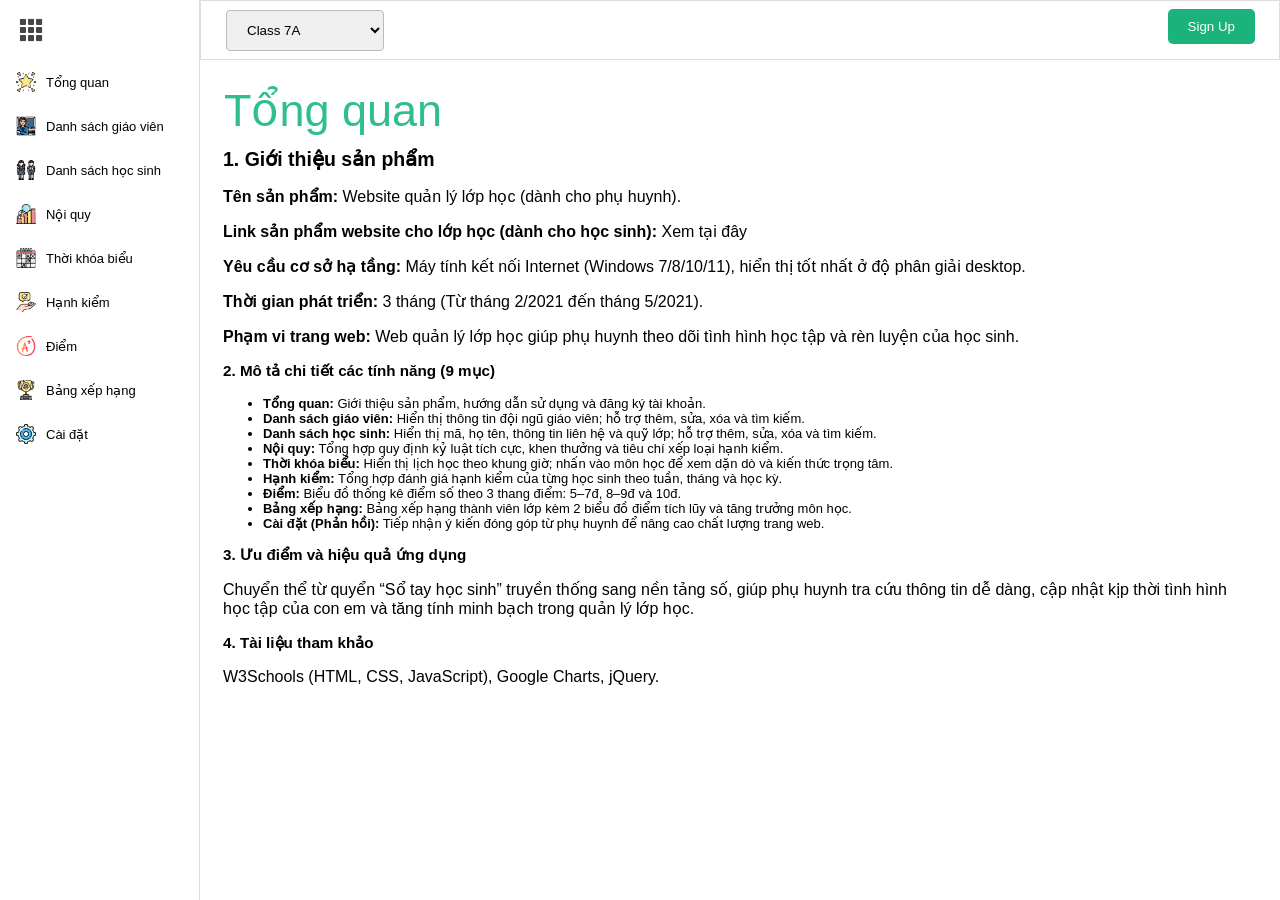
<file: index.html>
<!DOCTYPE html>
<html lang="vi">
<head>
    <meta charset="utf-8" />
    <meta name="viewport" content="width=device-width, initial-scale=1.0" />
    <title>Tổng quan - Website Quản Lý Lớp Học</title>
    <link href="css/common.css" rel="stylesheet" />
    <link href="css/layout/header.css" rel="stylesheet" />
    <link href="css/layout/content.css" rel="stylesheet" />
    <link href="css/layout/navbar.css" rel="stylesheet" />
    <link href="css/page/customer.css" rel="stylesheet" />
    <link href="css/page/conspectus.css" rel="stylesheet" />
</head>
<body>
    <!-- Navbar -->
    <div id="navbar">
        <div class="logo-box">
            <div class="sidebar"></div>
            <div class="logo"></div>
        </div>
        <div class="navbar-box">
            <a class="navbar-item" href="index.html">
                <div class="navbar-icon icon-dashboard"></div>
                <div class="navbar-text">Tổng quan</div>
            </a>
            <a class="navbar-item" href="pages/homepage.html">
                <div class="navbar-icon icon-report"></div>
                <div class="navbar-text">Danh sách giáo viên</div>
            </a>
            <a class="navbar-item" href="pages/customer.html">
                <div class="navbar-icon icon-students"></div>
                <div class="navbar-text">Danh sách học sinh</div>
            </a>
            <a class="navbar-item" href="pages/rules.html">
                <div class="navbar-icon icon-rules"></div>
                <div class="navbar-text">Nội quy</div>
            </a>
            <a class="navbar-item" href="pages/timetable.html">
                <div class="navbar-icon icon-sche"></div>
                <div class="navbar-text">Thời khóa biểu</div>
            </a>
            <a class="navbar-item" href="pages/advice.html">
                <div class="navbar-icon icon-advice"></div>
                <div class="navbar-text">Hạnh kiểm</div>
            </a>
            <a class="navbar-item" href="pages/point.html">
                <div class="navbar-icon icon-grade"></div>
                <div class="navbar-text">Điểm</div>
            </a>
            <a class="navbar-item" href="pages/Charts.html">
                <div class="navbar-icon icon-aw"></div>
                <div class="navbar-text">Bảng xếp hạng</div>
            </a>
            <a class="navbar-item" href="pages/setting.html">
                <div class="navbar-icon icon-setting"></div>
                <div class="navbar-text">Cài đặt</div>
            </a>
        </div>
    </div>

    <!-- Header -->
    <div id="header">
        <select class="class">
            <option>Class 7A</option>
            <option>Class 7B</option>
            <option>Class 7C</option>
            <option>Class 7D</option>
            <option>Class 7E</option>
            <option>Class 7G</option>
            <option>Class 7H</option>
            <option>Class 7T</option>
            <option>Class 7K</option>
        </select>

        <button onclick="document.getElementById('id01').style.display='block'" style="width:auto;">Sign Up</button>

        <div id="id01" class="modal">
            <span onclick="document.getElementById('id01').style.display='none'" class="close" title="Close Modal">&times;</span>
            <form class="modal-content" id="signupForm">
                <div class="container">
                    <h1>Sign Up &amp; Log in</h1>
                    <p>Please fill in this form to create an account.</p>
                    <hr />
                    <label for="email"><b>Email</b></label>
                    <input type="email" placeholder="Enter Email" name="email" required />

                    <label for="psw"><b>Password</b></label>
                    <input type="password" placeholder="Enter Password" name="psw" required />

                    <label for="psw-repeat"><b>Repeat Password</b></label>
                    <input type="password" placeholder="Repeat Password" name="psw-repeat" required />

                    <label>
                        <input type="checkbox" checked="checked" name="remember" style="margin-bottom:15px" /> Remember me
                    </label>

                    <p>By creating an account you agree to our <a href="#" style="color:dodgerblue">Terms &amp; Privacy</a>.</p>

                    <div class="clearfix">
                        <button type="submit" class="signupbtn" style="position: absolute; bottom: 150px; right: 175px; width: 140px;">Sign Up &amp; Log in</button>
                    </div>
                </div>
            </form>
        </div>
    </div>

    <!-- Content -->
    <div id="content">
        <div class="page-title">
            <div class="page-right">
                <div class="page-left" style="color:#2fbe8e; font-size:45px">Tổng quan</div>
            </div>
        </div>
        <div class="grid" style="position: absolute; right: 0px; left: 23px; bottom: 0px; top: 72px; overflow-y: auto; padding-right: 24px;">
            <h2>1. Giới thiệu sản phẩm</h2>
            <p><strong>Tên sản phẩm:</strong> Website quản lý lớp học (dành cho phụ huynh).</p>
            <p><strong>Link sản phẩm website cho lớp học (dành cho học sinh):</strong> <a href="https://ngocanh6a123.github.io/web-for-6a-class/html/home.html" target="_blank">Xem tại đây</a></p>
            <p><strong>Yêu cầu cơ sở hạ tầng:</strong> Máy tính kết nối Internet (Windows 7/8/10/11), hiển thị tốt nhất ở độ phân giải desktop.</p>
            <p><strong>Thời gian phát triển:</strong> 3 tháng (Từ tháng 2/2021 đến tháng 5/2021).</p>
            <p><strong>Phạm vi trang web:</strong> Web quản lý lớp học giúp phụ huynh theo dõi tình hình học tập và rèn luyện của học sinh.</p>

            <h3>2. Mô tả chi tiết các tính năng (9 mục)</h3>
            <ul>
                <li><strong>Tổng quan:</strong> Giới thiệu sản phẩm, hướng dẫn sử dụng và đăng ký tài khoản.</li>
                <li><strong>Danh sách giáo viên:</strong> Hiển thị thông tin đội ngũ giáo viên; hỗ trợ thêm, sửa, xóa và tìm kiếm.</li>
                <li><strong>Danh sách học sinh:</strong> Hiển thị mã, họ tên, thông tin liên hệ và quỹ lớp; hỗ trợ thêm, sửa, xóa và tìm kiếm.</li>
                <li><strong>Nội quy:</strong> Tổng hợp quy định kỷ luật tích cực, khen thưởng và tiêu chí xếp loại hạnh kiểm.</li>
                <li><strong>Thời khóa biểu:</strong> Hiển thị lịch học theo khung giờ; nhấn vào môn học để xem dặn dò và kiến thức trọng tâm.</li>
                <li><strong>Hạnh kiểm:</strong> Tổng hợp đánh giá hạnh kiểm của từng học sinh theo tuần, tháng và học kỳ.</li>
                <li><strong>Điểm:</strong> Biểu đồ thống kê điểm số theo 3 thang điểm: 5–7đ, 8–9đ và 10đ.</li>
                <li><strong>Bảng xếp hạng:</strong> Bảng xếp hạng thành viên lớp kèm 2 biểu đồ điểm tích lũy và tăng trưởng môn học.</li>
                <li><strong>Cài đặt (Phản hồi):</strong> Tiếp nhận ý kiến đóng góp từ phụ huynh để nâng cao chất lượng trang web.</li>
            </ul>

            <h3>3. Ưu điểm và hiệu quả ứng dụng</h3>
            <p>Chuyển thể từ quyển “Sổ tay học sinh” truyền thống sang nền tảng số, giúp phụ huynh tra cứu thông tin dễ dàng, cập nhật kịp thời tình hình học tập của con em và tăng tính minh bạch trong quản lý lớp học.</p>

            <h3>4. Tài liệu tham khảo</h3>
            <p>W3Schools (HTML, CSS, JavaScript), Google Charts, jQuery.</p>
        </div>
    </div>

    <script src="lib/jquery-3.6.0.min.js"></script>
    <script src="js/page/customer.js"></script>
    <script>
        var modal = document.getElementById('id01');
        window.onclick = function(event) {
            if (event.target == modal) {
                modal.style.display = "none";
            }
        };
        document.getElementById('signupForm').addEventListener('submit', function(e) {
            e.preventDefault();
            var psw = this.elements['psw'].value;
            var pswRepeat = this.elements['psw-repeat'].value;
            if (psw !== pswRepeat) {
                alert('Mật khẩu nhập lại không khớp!');
                return;
            }
            alert('Đăng ký thành công (Chế độ Demo)!');
            modal.style.display = "none";
            this.reset();
        });
    </script>
</body>
</html>
</file>
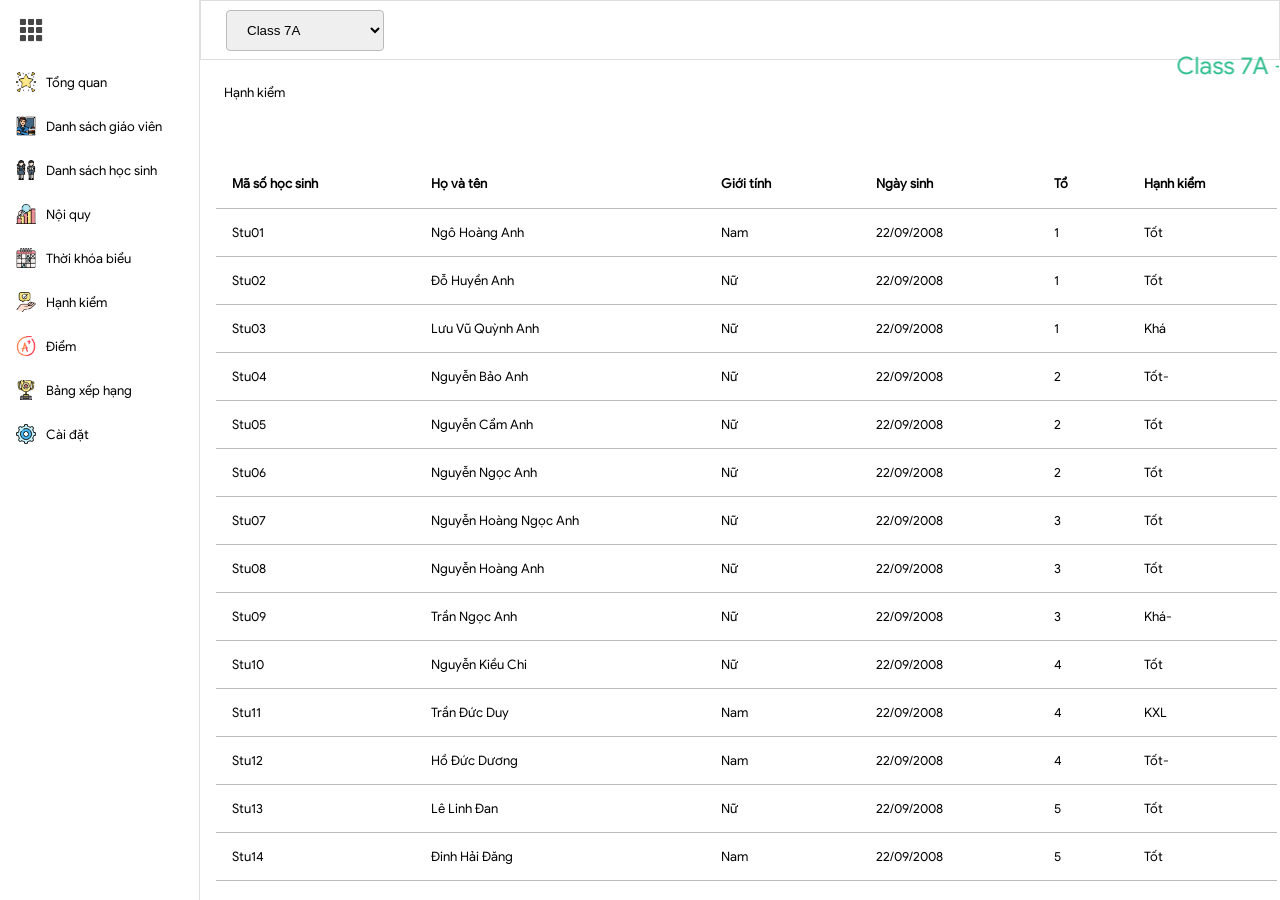
<file: pages/advice.html>
<!DOCTYPE html>
<html lang="vi">
<head>
    <meta charset="utf-8" />
    <meta name="viewport" content="width=device-width, initial-scale=1.0" />
    <title>Hạnh kiểm - Website Quản Lý Lớp Học</title>
    <link href="../css/common.css" rel="stylesheet" />
    <link href="../css/layout/header.css" rel="stylesheet" />
    <link href="../css/layout/content.css" rel="stylesheet" />
    <link href="../css/layout/navbar.css" rel="stylesheet" />
    <link href="../css/page/customer.css" rel="stylesheet" />
</head>
<body>
    <!-- Navbar -->
    <div id="navbar">
        <div class="logo-box">
            <div class="sidebar"></div>
            <div class="logo"></div>
        </div>
        <div class="navbar-box">
            <a class="navbar-item" href="../index.html">
                <div class="navbar-icon icon-dashboard"></div>
                <div class="navbar-text">Tổng quan</div>
            </a>
            <a class="navbar-item" href="../pages/homepage.html">
                <div class="navbar-icon icon-report"></div>
                <div class="navbar-text">Danh sách giáo viên</div>
            </a>
            <a class="navbar-item" href="../pages/customer.html">
                <div class="navbar-icon icon-students"></div>
                <div class="navbar-text">Danh sách học sinh</div>
            </a>
            <a class="navbar-item" href="../pages/rules.html">
                <div class="navbar-icon icon-rules"></div>
                <div class="navbar-text">Nội quy</div>
            </a>
            <a class="navbar-item" href="../pages/timetable.html">
                <div class="navbar-icon icon-sche"></div>
                <div class="navbar-text">Thời khóa biểu</div>
            </a>
            <a class="navbar-item" href="../pages/advice.html">
                <div class="navbar-icon icon-advice"></div>
                <div class="navbar-text">Hạnh kiểm</div>
            </a>
            <a class="navbar-item" href="../pages/point.html">
                <div class="navbar-icon icon-grade"></div>
                <div class="navbar-text">Điểm</div>
            </a>
            <a class="navbar-item" href="../pages/Charts.html">
                <div class="navbar-icon icon-aw"></div>
                <div class="navbar-text">Bảng xếp hạng</div>
            </a>
            <a class="navbar-item" href="../pages/setting.html">
                <div class="navbar-icon icon-setting"></div>
                <div class="navbar-text">Cài đặt</div>
            </a>
        </div>
    </div>
    <!-- Header -->
    <div id="header">
        <select class="class">
            <option>Class 7A</option>
            <option>Class 7B</option>
            <option>Class 7C</option>
            <option>Class 7D</option>
            <option>Class 7E</option>
            <option>Class 7G</option>
            <option>Class 7H</option>
            <option>Class 7T</option>
            <option>Class 7K</option>
        </select>
        <marquee direction="left" style="color:#2fbe8e; font-size:24px; margin-bottom: 24px;">Class 7A - We are family!</marquee>
    </div>
    <div id="content">
        <div class="page-title">
            <div class="page-left">Hạnh kiểm</div>
            <div class="page-right"></div>
        </div>
        <div class="toolbar"></div>
        <div class="grid" style="position: absolute; bottom: 1px; right: 3px; top: 100px; left: 16px; overflow-y: auto;">
            <table id="tblListCustomer" class="table" width="100%" border="0">
                <thead>
                    <tr>
                        <th>Mã số học sinh</th>
                        <th>Họ và tên</th>
                        <th>Giới tính</th>
                        <th>Ngày sinh</th>
                        <th>Tổ</th>
                        <th>Hạnh kiểm</th>
                    </tr>
                </thead>
                <tbody>
                    <tr>
                        <td>Stu01</td>
                        <td>Ngô Hoàng Anh</td>
                        <td>Nam</td>
                        <td>22/09/2008</td>
                        <td>1</td>
                        <td>Tốt</td>
                    </tr>
                    <tr>
                        <td>Stu02</td>
                        <td>Đỗ Huyền Anh</td>
                        <td>Nữ</td>
                        <td>22/09/2008</td>
                        <td>1</td>
                        <td>Tốt</td>
                    </tr>
                    <tr>
                        <td>Stu03</td>
                        <td>Lưu Vũ Quỳnh Anh</td>
                        <td>Nữ</td>
                        <td>22/09/2008</td>
                        <td>1</td>
                        <td>Khá</td>
                    </tr>
                    <tr>
                        <td>Stu04</td>
                        <td>Nguyễn Bảo Anh</td>
                        <td>Nữ</td>
                        <td>22/09/2008</td>
                        <td>2</td>
                        <td>Tốt-</td>
                    </tr>
                    <tr>
                        <td>Stu05</td>
                        <td>Nguyễn Cẩm Anh</td>
                        <td>Nữ</td>
                        <td>22/09/2008</td>
                        <td>2</td>
                        <td>Tốt</td>
                    </tr>
                    <tr>
                        <td>Stu06</td>
                        <td>Nguyễn Ngọc Anh</td>
                        <td>Nữ</td>
                        <td>22/09/2008</td>
                        <td>2</td>
                        <td>Tốt</td>
                    </tr>
                    <tr>
                        <td>Stu07</td>
                        <td>Nguyễn Hoàng Ngọc Anh</td>
                        <td>Nữ</td>
                        <td>22/09/2008</td>
                        <td>3</td>
                        <td>Tốt</td>
                    </tr>
                    <tr>
                        <td>Stu08</td>
                        <td>Nguyễn Hoàng Anh</td>
                        <td>Nữ</td>
                        <td>22/09/2008</td>
                        <td>3</td>
                        <td>Tốt</td>
                    </tr>
                    <tr>
                        <td>Stu09</td>
                        <td>Trần Ngọc Anh</td>
                        <td>Nữ</td>
                        <td>22/09/2008</td>
                        <td>3</td>
                        <td>Khá-</td>
                    </tr>
                    <tr>
                        <td>Stu10</td>
                        <td>Nguyễn Kiều Chi</td>
                        <td>Nữ</td>
                        <td>22/09/2008</td>
                        <td>4</td>
                        <td>Tốt</td>
                    </tr>
                    <tr>
                        <td>Stu11</td>
                        <td>Trần Đức Duy</td>
                        <td>Nam</td>
                        <td>22/09/2008</td>
                        <td>4</td>
                        <td>KXL</td>
                    </tr>
                    <tr>
                        <td>Stu12</td>
                        <td>Hồ Đức Dương</td>
                        <td>Nam</td>
                        <td>22/09/2008</td>
                        <td>4</td>
                        <td>Tốt-</td>
                    </tr>
                    <tr>
                        <td>Stu13</td>
                        <td>Lê Linh Đan</td>
                        <td>Nữ</td>
                        <td>22/09/2008</td>
                        <td>5</td>
                        <td>Tốt</td>
                    </tr>
                    <tr>
                        <td>Stu14</td>
                        <td>Đinh Hải Đăng</td>
                        <td>Nam</td>
                        <td>22/09/2008</td>
                        <td>5</td>
                        <td>Tốt</td>
                    </tr>
                    <tr>
                        <td>Stu15</td>
                        <td>Cung Thiện Đức</td>
                        <td>Nam</td>
                        <td>22/09/2008</td>
                        <td>5</td>
                        <td>TB</td>
                    </tr>
                    <tr>
                        <td>Stu16</td>
                        <td>Nguyễn Minh Đức</td>
                        <td>Nam</td>
                        <td>22/09/2008</td>
                        <td>6</td>
                        <td>Tốt</td>
                    </tr>
                    <tr>
                        <td>Stu17</td>
                        <td>Cao Hương Giang</td>
                        <td>Nữ</td>
                        <td>22/09/2008</td>
                        <td>6</td>
                        <td>Tốt</td>
                    </tr>
                    <tr>
                        <td>Stu18</td>
                        <td>Bùi Phạm Ngân Hà</td>
                        <td>Nữ</td>
                        <td>22/09/2008</td>
                        <td>6</td>
                        <td>KXL</td>
                    </tr>
                    <tr>
                        <td>Stu19</td>
                        <td>Bùi Thị Khánh Hà</td>
                        <td>Nữ</td>
                        <td>22/09/2008</td>
                        <td>7</td>
                        <td>Tốt</td>
                    </tr>
                    <tr>
                        <td>Stu20</td>
                        <td>Hoàng Thu Hà</td>
                        <td>Nữ</td>
                        <td>22/09/2008</td>
                        <td>7</td>
                        <td>Tốt</td>
                    </tr>
                    <tr>
                        <td>Stu21</td>
                        <td>Phạm Gia Hân</td>
                        <td>Nữ</td>
                        <td>22/09/2008</td>
                        <td>7</td>
                        <td>Tốt</td>
                    </tr>
                </tbody>
            </table>
        </div>
    </div>

    <script src="../lib/jquery-3.6.0.min.js"></script>
    <script src="../js/page/customer.js"></script>
</body>
</html>
</file>
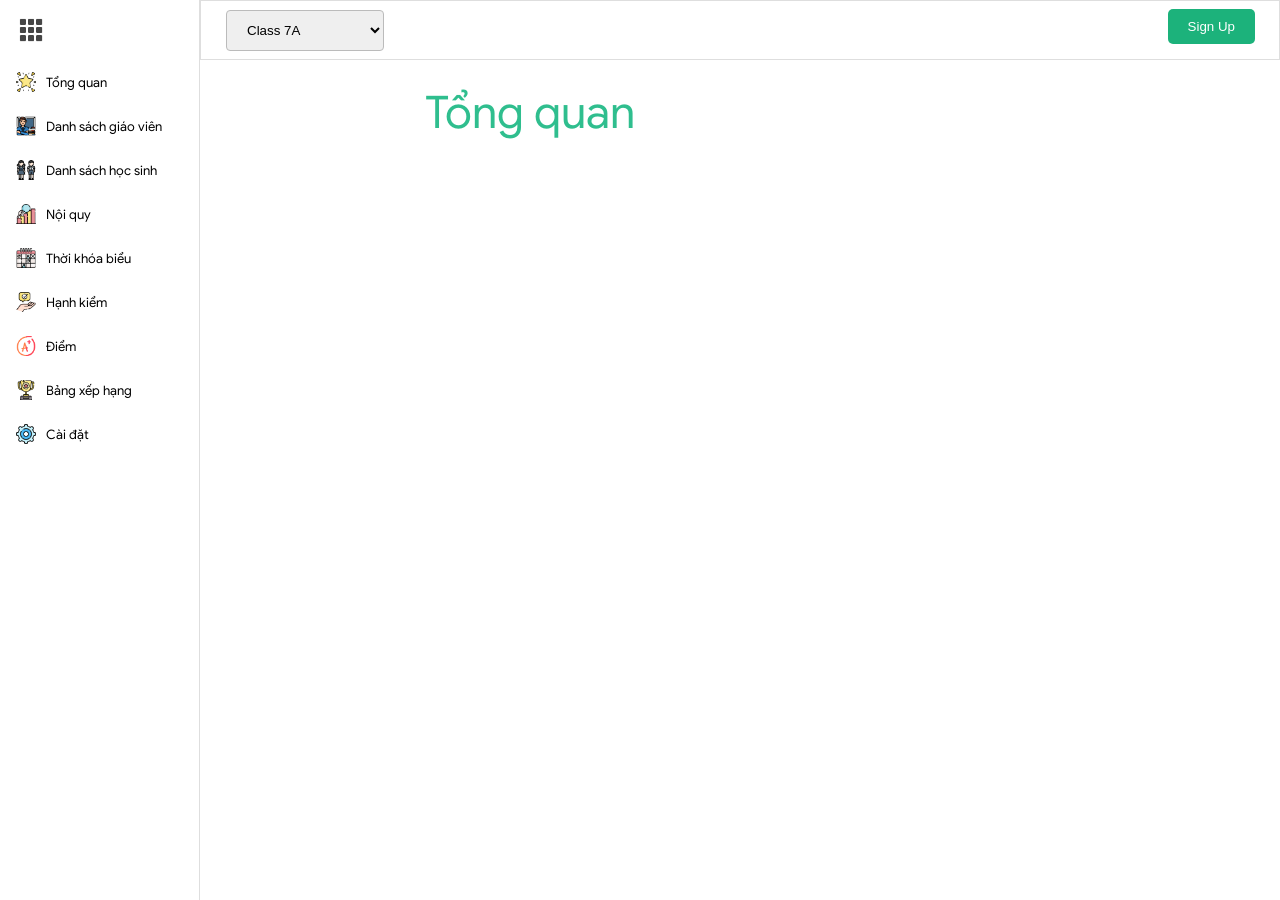
<file: pages/conspectus.html>
<!DOCTYPE html>
<html>
<head>
    <meta charset="utf-8" />
    <title></title>
    <link href="../css/common.css" rel="stylesheet" />
    <link href="../css/layout/header.css" rel="stylesheet" />
    <link href="../css/layout/content.css" rel="stylesheet" />
    <link href="../css/layout/navbar.css" rel="stylesheet" />
    <link href="../css/page/customer.css" rel="stylesheet" />
    <link href="../css/page/conspectus.css"rel="stylesheet" >
    <link rel="stylesheet" href="../css/page/customer.css">
</head>
<body>
    <!--Navbar-->
    <div id="navbar">
        <div class="logo-box">
            <div class="sidebar">
               
            </div>
            <div class="logo"></div>
        </div>
        <div class="navbar-box">
            <a class="navbar-item" href="../pages/conspectus.html" >
                <div class="navbar-icon icon-dashboard"></div>
                <div class="navbar-text">Tổng quan</div>
            </a>
            <a class="navbar-item" href="../pages/homepage.html">
                <div class="navbar-icon icon-report"></div>
                <div class="navbar-text">Danh sách giáo viên</div>
            </a>
            <a class="navbar-item" href="../pages/customer.html">
                <div class="navbar-icon icon-students"></div>
                <div class="navbar-text">Danh sách học sinh</div>
            </a>
            <a class="navbar-item" href="../pages/rules.html  ">
                <div class="navbar-icon icon-rules"></div>
                <div class="navbar-text">Nội quy</div>
            </a>
            <a class="navbar-item" href="../pages/timetable.html">
                <div class="navbar-icon icon-sche" ></div>
                <div class="navbar-text">Thời khóa biểu</div>
            </a>
            <a class="navbar-item" href="../pages/advice.html">
                <div class="navbar-icon icon-advice"></div>
                <div class="navbar-text">Hạnh kiểm</div>
            </a>
            <a class="navbar-item" href="../pages/point.html">
                <div class="navbar-icon icon-grade"></div>
                <div class="navbar-text">Điểm</div>
            </a>
            <a class="navbar-item" href="../pages/Charts.html">
                <div class="navbar-icon icon-aw"></div>
                <div class="navbar-text">Bảng xếp hạng</div>
            </a>
            <a class="navbar-item" href="../pages/setting.html">
                <div class="navbar-icon icon-setting"></div>
                <div class="navbar-text">Cài đặt</div>
            </a>

        </div>
    </div>
    <div id="header">
        
        <select class="class">
            <option style="border: 1px solid black;">Class 7A</option>
            <option style="border: 1px solid black;">Class 7B</option>
            <option style="border: 1px solid black;">Class 7C</option>
            <option style="border: 1px solid black;">Class 7D</option>
            <option style="border: 1px solid black;">Class 7E</option>
            <option style="border: 1px solid black;">Class 7G</option>
            <option style="border: 1px solid black;">Class 7H</option>
            <option style="border: 1px solid black;">Class 7T</option>
            <option style="border: 1px solid black;">Class 7K</option>
        </select>
   
     
       
        <button onclick="document.getElementById('id01').style.display='block'" style="width:auto;">Sign Up</button>
            
        <div id="id01" class="modal">
          <span onclick="document.getElementById('id01').style.display='none'" class="close" title="Close Modal">&times;</span>
          <form class="modal-content" action="/action_page.php">
            <div class="container">
              <h1>Sign Up & Log in</h1>
              <p>Please fill in this form to create an account.</p>
              <hr>
              <label for="email"><b>Email</b></label>
              <input type="text" placeholder="Enter Email" name="email" required>
        
              <label for="psw"><b>Password</b></label>
              <input type="password" placeholder="Enter Password" name="psw" required>
        
              <label for="psw-repeat"><b>Repeat Password</b></label>
              <input type="password" placeholder="Repeat Password" name="psw-repeat" required>
              
              <label>
                <input type="checkbox" checked="checked" name="remember" style="margin-bottom:15px"> Remember me
              </label>
        
              <p>By creating an account you agree to our <a href="#" style="color:dodgerblue">Terms & Privacy</a>.</p>
        
              <div class="clearfix">
                <button  style="    position: absolute;
                bottom: 150px;
                right: 175px;
                width: 123px;"  type="submit" class="signupbtn">Sign Up & Log in
                
            
            </button>
              </div>
            </div>
          </form>
        </div>
       
    
    <div id="content">
    
        <div class="page-title">
            <div class="page-right">
            
                <div class="page-left " style="color:#2fbe8e; font-size:45px">Tổng quan</div>

        </div>
        <div class="grid" style="      position: absolute;  right: 0px; left: 23px; bottom: 0px; top: 72px; overflow-y: auto;" >
            <h2>
        1. Giới thiệu sản phẩm:   </h2>
        <p> Tên sản phẩm: Website cho lớp học (dành cho phụ huynh), </p>
        <p>Link sản phẩm website cho lớp học (dành cho học sinh):          https://ngocanh6a123.github.io/web-for-6a-class/html/home.html</p>
        <p> 1. Yêu cầu đối với cơ sở hạ tầng cần thiết để triển khai ứng dụng sản phẩm</p>
        <p>  •	Máy tính kết nối internet</p>
        <p>   •	Hệ điều hành: Window 7, 8, 10</p>
        <p>  •	Responsive:  1690*763</p>
        <p>
            2. Sản phẩm được phát triển ước tính trong khoảng thời gian:
            Số tháng: 3 (Từ tháng 2/2021 đến tháng 5/2020)</p>
        <p>      3. Phạm vi trang web:  Web quản lý lớp học.</p>
        <p>   4. Hướng dẫn cài đặt và sử dụng:</p>
        <p>     Tải app Visual studio code trên google sau đó mở folder chứa bài thi. Tiếp
        
            theo nhấp vào biểu tượng thứ 5 ở thanh công cụ   và search “view in browser” sau đó chọn mục 
           
             rồi chọn “install ” để tải về sau đó quay lại mục thứ 1 trên thanh công cụ. Tiếp theo chọn File và nhấn Open Folder sau đó chọn Forder chứa bài dự thi. Sau đó nhấp chuột phải vào file conspectus.html chọn View in Brower</p>
        <p>    5. Mô tả các tính năng cơ bản của sản phẩm: </p>
        <p>  Trang web gồm 9 mục: </p>
        <p>- Mục Tổng Quan</p>
        <p>- mục Danh Sách Học Sinh</p>
        <p>- mục Danh Sách Giáo Viên</p>
        <p>- mục Nội Quy,</p>
        <p>- mục Thời Khóa Biểu</p>
        <p>- mục Hạnh Kiểm</p>
        <p>- mục Điểm</p>
        <p>- mục Bảng Xếp Hạng</p>
        <p>- mục Cài Đặt</p>
        <3>MÔ TẢ CHI TIẾT VỀ TỪNG MỤC</h3>
        <p>    Mục Tổng Quan (Trang Chủ): Trang này bao gồm tất cả thông tin về trang web như hướng dẫn sử dụng, nội dung chi tiết từng mục một. Phần đầu trang có một nút Sign Up để chúng ta có thể đăng ký tài khoản.</p>
        <p> Mục Danh sách học sinh: Mục Danh sách học sinh sẽ hiển thị các thông tin của các bạn học sinh như Tên, mã học sinh…. Chúng ta có thể thêm, sửa, xóa hoặc tìm kiếm các bạn học sinh. Khi nhấp vào nút thêm học sinh bạn phải điền đầy đủ thông tin để có thể thêm một học sinh mới.</p>
        <p> 
            Mục Danh sách giáo viên: Mục Danh sách giáo viên sẽ hiên thị các thông tin của các bạn giáo viên như Tên, mã giáo viên…. Chúng ta có thể thêm, sửa, xóa hoặc tìm kiếm các bạn giáo viên. Khi nhấp vào nút thêm giáo viên bạn phải điền đầy đủ thông tin để có thể thêm một giáo viên mới.</p>
        <p> Mục Nội quy: Mục Nội quy sẽ tổng hợp đầy đủ các quy định đã được cả lớp đưa ra và đồng thuận.</p>
        <p>  Mục Thời khóa biểu: Mục thời khóa biểu này sẽ cung cấp thời gian cụ thể của từng môn học, những môn chính sẽ được làm nổi bật lên và khi nhấp vào những môn đó sẽ hiện lên nhưng thông tin về môn học đó như dặn dò của giáo viên, kiến thức trọng tâm,…</p>
        <p> Mục Hạnh kiểm: Mục này tổng hợp hạnh kiểm của các thành viên trong lớp theo các tuần, các tháng, học kỳ</p>
        <p>
            Mục Điểm: Mục Điểm tổng hợp điểm của tất cả các học sinh bằng 1 biểu đồ. Biểu đồ này có 3 thang điểm:</p>
        <p>  1. Thang điểm từ 5-7đ được biểu thị bằng màu xanh biển.</p>
        <p> 2. Thang điểm từ 8-9đ được biểu thị bằng màu đỏ.</p>
        <p>3. Thang điểm 10đ được biểu thị bằng màu vàng.</p>
        <p>
            Mỗi cột sẽ biểu thị số lượng điểm của thang điểm có màu tương ứng</p>
        <p>Mục Bảng xếp hạng: Mục này gồm 2 phần</p>
        <p>-         Phần thứ nhất bên trái chính là bảng xếp hạng của từng thành viên trong lớp 
        </p>
        <p>-        Phần thứ 2 chính là 2 biểu đồ minh họa, biểu đồ thứ 1 dùng để tổng kết tất cả các điểm tốt và điểm cộng của các bạn học sinh và biểu đồ thứ 2 đại diện cho sự tăng trưởng của các môn học trong 5 tháng gần nhất.
        </p>
        <p>        Mục Cài đặt: Ở đây sẽ nhận mọi phản hồi của người dùng về trang web để cài đặt và phát triển nâng cao trải nghiệm của người dùng với trang web.
        </p>
        <p>        6. Ưu điểm của sản phẩm: 
        </p>
        <p>        Một trang web mới, lý thú, được chuyển thể từ quyển “Sổ tay học sinh” giúp các bậc phụ huynh có thể nắm rõ mọi thông tin về lớp và về em con mình, khắc phục những hạn chế, những bất cập của quyệt sổ tay bằng giấy hướng tới sự công bằng với tất cả các học sinh.
        </p>
        <p>        7. Tự đánh giá tiềm năng ứng dụng của sản phẩm: Sử dụng để quản lý
        </p>
        <p>        8. Tự đánh giá hiệu quả đem lại khi ứng dụng sản phẩm
        </p>
        <p>        Giúp các bậc phụ huynh nắm rõ tình hình của các con em mình, tra cứu thông tin dễ dàng, cập nhật thông tin kịp thời…
        </p>
        <p>        9. Tự đánh giá về những mặt còn tồn tại chưa giải quyết được của sản phẩm để khắc phục: 
        </p>
        <p>        Sản phẩm lần này đã được hoàn thiệt cả về phần UI (giao diện) và phần API (có thêm các chức năng thêm, sửa, xóa...)
        </p>
        <h3>        C. KẾT LUẬN
        </h3>  
        <p>        2.	Nguyện vọng trong tương lai: Trang web sẽ có nhiều tính năng đặc biệt hơn.
        </p>                      
        <h3>        D. TÀI LIỆU THAM KHẢO 
        </h3>                    
        <p>        1. Sách (tên sách, tác giả, nhà xuất bản, số ISBN)
        </p>                  
        <p>        2. Website : w3shool 
        </p>
        <p></p>
        
    

        </div>
      
    </div>

 
    <script src="../lib/jquery-3.6.0.min.js"></script>
    <script src="../js/page/customer.js"></script>
    <script>
        // Get the modal
        var modal = document.getElementById('id01');
        
        // When the user clicks anywhere outside of the modal, close it
        window.onclick = function(event) {
          if (event.target == modal) {
            modal.style.display = "none";
          }
        }
        </script>
</body>
</html>
</file>
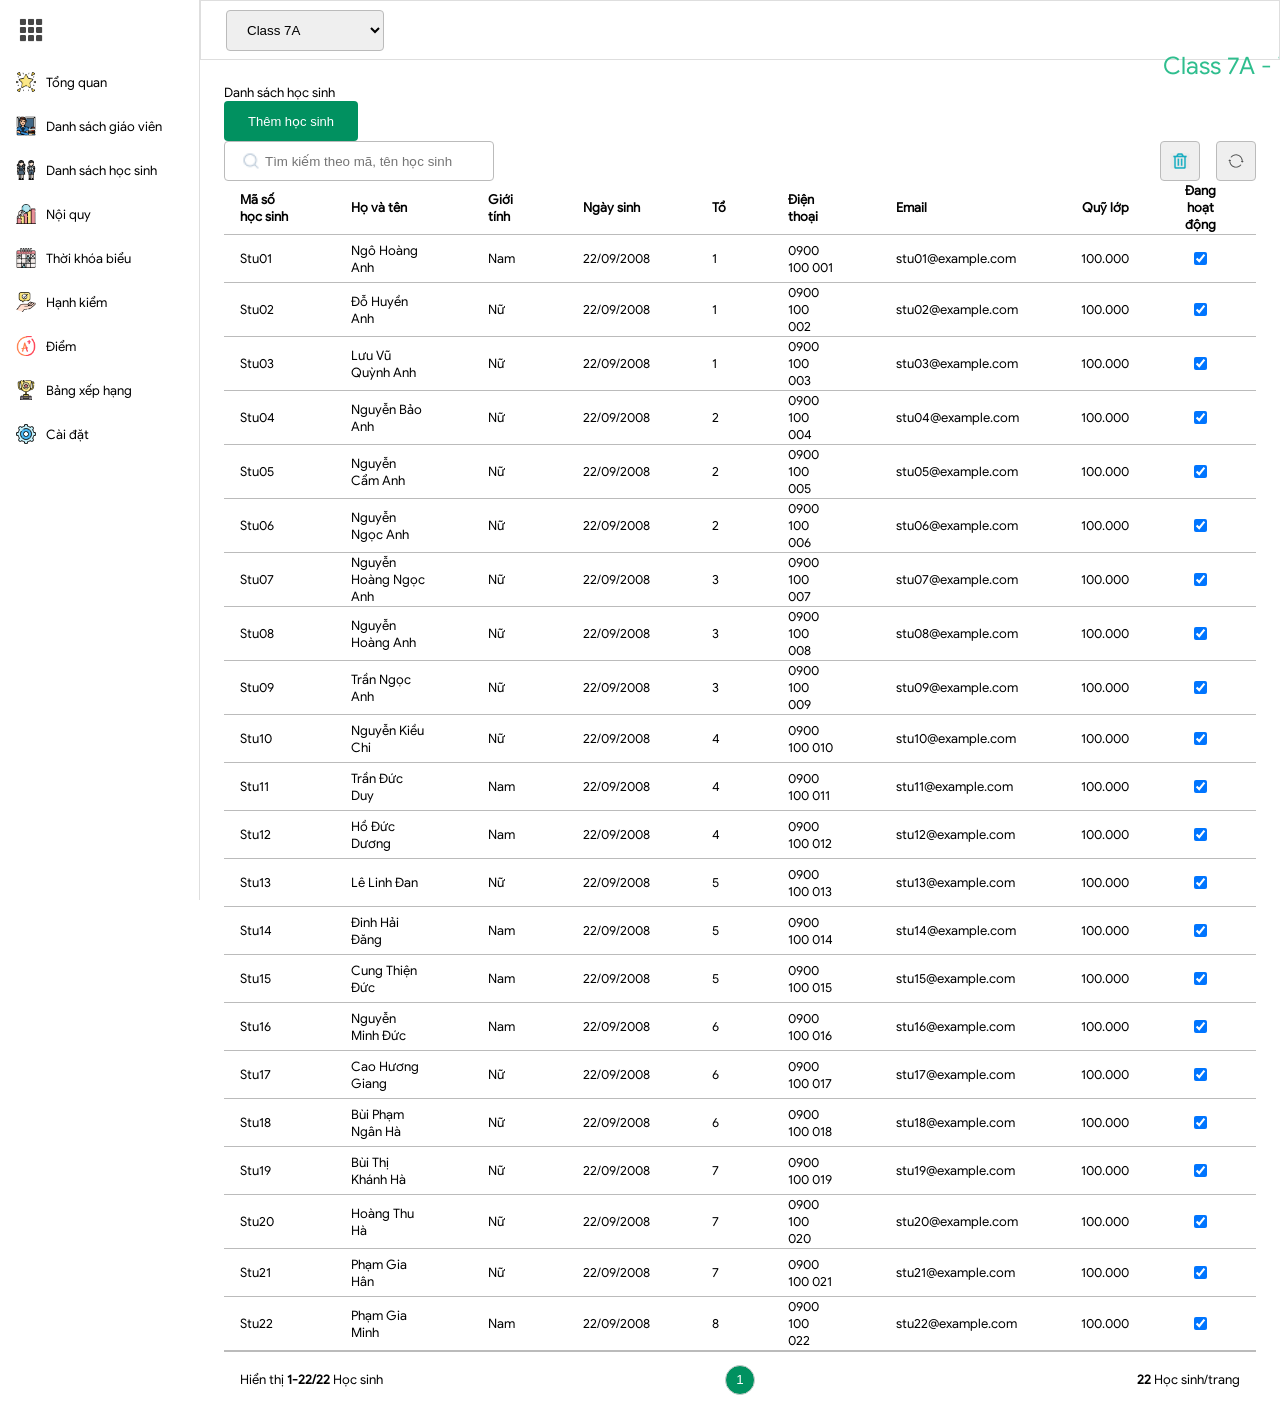
<file: pages/customer.html>
<!DOCTYPE html>
<html lang="vi">
<head>
    <meta charset="utf-8" />
    <meta name="viewport" content="width=device-width, initial-scale=1.0" />
    <title>Danh sách học sinh - Website Quản Lý Lớp Học</title>
    <link href="../css/common.css" rel="stylesheet" />
    <link href="../css/layout/header.css" rel="stylesheet" />
    <link href="../css/layout/content.css" rel="stylesheet" />
    <link href="../css/layout/navbar.css" rel="stylesheet" />
    <link href="../css/page/customer.css" rel="stylesheet" />
</head>
<body>
    <!-- Navbar -->
    <div id="navbar">
        <div class="logo-box">
            <div class="sidebar"></div>
            <div class="logo"></div>
        </div>
        <div class="navbar-box">
            <a class="navbar-item" href="../index.html">
                <div class="navbar-icon icon-dashboard"></div>
                <div class="navbar-text">Tổng quan</div>
            </a>
            <a class="navbar-item" href="../pages/homepage.html">
                <div class="navbar-icon icon-report"></div>
                <div class="navbar-text">Danh sách giáo viên</div>
            </a>
            <a class="navbar-item" href="../pages/customer.html">
                <div class="navbar-icon icon-students"></div>
                <div class="navbar-text">Danh sách học sinh</div>
            </a>
            <a class="navbar-item" href="../pages/rules.html">
                <div class="navbar-icon icon-rules"></div>
                <div class="navbar-text">Nội quy</div>
            </a>
            <a class="navbar-item" href="../pages/timetable.html">
                <div class="navbar-icon icon-sche"></div>
                <div class="navbar-text">Thời khóa biểu</div>
            </a>
            <a class="navbar-item" href="../pages/advice.html">
                <div class="navbar-icon icon-advice"></div>
                <div class="navbar-text">Hạnh kiểm</div>
            </a>
            <a class="navbar-item" href="../pages/point.html">
                <div class="navbar-icon icon-grade"></div>
                <div class="navbar-text">Điểm</div>
            </a>
            <a class="navbar-item" href="../pages/Charts.html">
                <div class="navbar-icon icon-aw"></div>
                <div class="navbar-text">Bảng xếp hạng</div>
            </a>
            <a class="navbar-item" href="../pages/setting.html">
                <div class="navbar-icon icon-setting"></div>
                <div class="navbar-text">Cài đặt</div>
            </a>
        </div>
    </div>
    <!-- Header -->
    <div id="header">
        <select class="class">
            <option>Class 7A</option>
            <option>Class 7B</option>
            <option>Class 7C</option>
            <option>Class 7D</option>
            <option>Class 7E</option>
            <option>Class 7G</option>
            <option>Class 7H</option>
            <option>Class 7T</option>
            <option>Class 7K</option>
        </select>
        <marquee direction="left" style="color:#2fbe8e; font-size:24px; margin-bottom: 24px;">Class 7A - We are family!</marquee>
    </div>
    <div id="content">
        <div class="page-title">
            <div class="page-left">Danh sách học sinh</div>
            <div class="page-right">
                <button id="btnAdd" class="btn-default">Thêm học sinh</button>
            </div>
        </div>
        <div class="toolbar">
            <input type="text" id="txtSearch" class="input-search" style="width: 270px;" placeholder="Tìm kiếm theo mã, tên học sinh" />
            <button class="btn-refresh" title="Làm mới"></button>
            <button class="btn-delete" title="Xóa"><i class="icofont-ui-delete"></i></button>
        </div>
        <div class="grid">
            <table id="tblListCustomer" class="table" width="100%" border="0">
                <thead>
                    <tr>
                        <th>Mã số học sinh</th>
                        <th>Họ và tên</th>
                        <th>Giới tính</th>
                        <th>Ngày sinh</th>
                        <th>Tổ</th>
                        <th>Điện thoại</th>
                        <th>Email</th>
                        <th class="text-align-right">Quỹ lớp</th>
                        <th class="text-align-center">Đang hoạt động</th>
                    </tr>
                </thead>
                <tbody>
                    <tr>
                        <td>Stu01</td>
                        <td>Ngô Hoàng Anh</td>
                        <td>Nam</td>
                        <td>22/09/2008</td>
                        <td>1</td>
                        <td>0900 100 001</td>
                        <td>stu01@example.com</td>
                        <td class="text-align-right">100.000</td>
                        <td class="text-align-center"><input type="checkbox" checked /></td>
                    </tr>
                    <tr>
                        <td>Stu02</td>
                        <td>Đỗ Huyền Anh</td>
                        <td>Nữ</td>
                        <td>22/09/2008</td>
                        <td>1</td>
                        <td>0900 100 002</td>
                        <td>stu02@example.com</td>
                        <td class="text-align-right">100.000</td>
                        <td class="text-align-center"><input type="checkbox" checked /></td>
                    </tr>
                    <tr>
                        <td>Stu03</td>
                        <td>Lưu Vũ Quỳnh Anh</td>
                        <td>Nữ</td>
                        <td>22/09/2008</td>
                        <td>1</td>
                        <td>0900 100 003</td>
                        <td>stu03@example.com</td>
                        <td class="text-align-right">100.000</td>
                        <td class="text-align-center"><input type="checkbox" checked /></td>
                    </tr>
                    <tr>
                        <td>Stu04</td>
                        <td>Nguyễn Bảo Anh</td>
                        <td>Nữ</td>
                        <td>22/09/2008</td>
                        <td>2</td>
                        <td>0900 100 004</td>
                        <td>stu04@example.com</td>
                        <td class="text-align-right">100.000</td>
                        <td class="text-align-center"><input type="checkbox" checked /></td>
                    </tr>
                    <tr>
                        <td>Stu05</td>
                        <td>Nguyễn Cẩm Anh</td>
                        <td>Nữ</td>
                        <td>22/09/2008</td>
                        <td>2</td>
                        <td>0900 100 005</td>
                        <td>stu05@example.com</td>
                        <td class="text-align-right">100.000</td>
                        <td class="text-align-center"><input type="checkbox" checked /></td>
                    </tr>
                    <tr>
                        <td>Stu06</td>
                        <td>Nguyễn Ngọc Anh</td>
                        <td>Nữ</td>
                        <td>22/09/2008</td>
                        <td>2</td>
                        <td>0900 100 006</td>
                        <td>stu06@example.com</td>
                        <td class="text-align-right">100.000</td>
                        <td class="text-align-center"><input type="checkbox" checked /></td>
                    </tr>
                    <tr>
                        <td>Stu07</td>
                        <td>Nguyễn Hoàng Ngọc Anh</td>
                        <td>Nữ</td>
                        <td>22/09/2008</td>
                        <td>3</td>
                        <td>0900 100 007</td>
                        <td>stu07@example.com</td>
                        <td class="text-align-right">100.000</td>
                        <td class="text-align-center"><input type="checkbox" checked /></td>
                    </tr>
                    <tr>
                        <td>Stu08</td>
                        <td>Nguyễn Hoàng Anh</td>
                        <td>Nữ</td>
                        <td>22/09/2008</td>
                        <td>3</td>
                        <td>0900 100 008</td>
                        <td>stu08@example.com</td>
                        <td class="text-align-right">100.000</td>
                        <td class="text-align-center"><input type="checkbox" checked /></td>
                    </tr>
                    <tr>
                        <td>Stu09</td>
                        <td>Trần Ngọc Anh</td>
                        <td>Nữ</td>
                        <td>22/09/2008</td>
                        <td>3</td>
                        <td>0900 100 009</td>
                        <td>stu09@example.com</td>
                        <td class="text-align-right">100.000</td>
                        <td class="text-align-center"><input type="checkbox" checked /></td>
                    </tr>
                    <tr>
                        <td>Stu10</td>
                        <td>Nguyễn Kiều Chi</td>
                        <td>Nữ</td>
                        <td>22/09/2008</td>
                        <td>4</td>
                        <td>0900 100 010</td>
                        <td>stu10@example.com</td>
                        <td class="text-align-right">100.000</td>
                        <td class="text-align-center"><input type="checkbox" checked /></td>
                    </tr>
                    <tr>
                        <td>Stu11</td>
                        <td>Trần Đức Duy</td>
                        <td>Nam</td>
                        <td>22/09/2008</td>
                        <td>4</td>
                        <td>0900 100 011</td>
                        <td>stu11@example.com</td>
                        <td class="text-align-right">100.000</td>
                        <td class="text-align-center"><input type="checkbox" checked /></td>
                    </tr>
                    <tr>
                        <td>Stu12</td>
                        <td>Hồ Đức Dương</td>
                        <td>Nam</td>
                        <td>22/09/2008</td>
                        <td>4</td>
                        <td>0900 100 012</td>
                        <td>stu12@example.com</td>
                        <td class="text-align-right">100.000</td>
                        <td class="text-align-center"><input type="checkbox" checked /></td>
                    </tr>
                    <tr>
                        <td>Stu13</td>
                        <td>Lê Linh Đan</td>
                        <td>Nữ</td>
                        <td>22/09/2008</td>
                        <td>5</td>
                        <td>0900 100 013</td>
                        <td>stu13@example.com</td>
                        <td class="text-align-right">100.000</td>
                        <td class="text-align-center"><input type="checkbox" checked /></td>
                    </tr>
                    <tr>
                        <td>Stu14</td>
                        <td>Đinh Hải Đăng</td>
                        <td>Nam</td>
                        <td>22/09/2008</td>
                        <td>5</td>
                        <td>0900 100 014</td>
                        <td>stu14@example.com</td>
                        <td class="text-align-right">100.000</td>
                        <td class="text-align-center"><input type="checkbox" checked /></td>
                    </tr>
                    <tr>
                        <td>Stu15</td>
                        <td>Cung Thiện Đức</td>
                        <td>Nam</td>
                        <td>22/09/2008</td>
                        <td>5</td>
                        <td>0900 100 015</td>
                        <td>stu15@example.com</td>
                        <td class="text-align-right">100.000</td>
                        <td class="text-align-center"><input type="checkbox" checked /></td>
                    </tr>
                    <tr>
                        <td>Stu16</td>
                        <td>Nguyễn Minh Đức</td>
                        <td>Nam</td>
                        <td>22/09/2008</td>
                        <td>6</td>
                        <td>0900 100 016</td>
                        <td>stu16@example.com</td>
                        <td class="text-align-right">100.000</td>
                        <td class="text-align-center"><input type="checkbox" checked /></td>
                    </tr>
                    <tr>
                        <td>Stu17</td>
                        <td>Cao Hương Giang</td>
                        <td>Nữ</td>
                        <td>22/09/2008</td>
                        <td>6</td>
                        <td>0900 100 017</td>
                        <td>stu17@example.com</td>
                        <td class="text-align-right">100.000</td>
                        <td class="text-align-center"><input type="checkbox" checked /></td>
                    </tr>
                    <tr>
                        <td>Stu18</td>
                        <td>Bùi Phạm Ngân Hà</td>
                        <td>Nữ</td>
                        <td>22/09/2008</td>
                        <td>6</td>
                        <td>0900 100 018</td>
                        <td>stu18@example.com</td>
                        <td class="text-align-right">100.000</td>
                        <td class="text-align-center"><input type="checkbox" checked /></td>
                    </tr>
                    <tr>
                        <td>Stu19</td>
                        <td>Bùi Thị Khánh Hà</td>
                        <td>Nữ</td>
                        <td>22/09/2008</td>
                        <td>7</td>
                        <td>0900 100 019</td>
                        <td>stu19@example.com</td>
                        <td class="text-align-right">100.000</td>
                        <td class="text-align-center"><input type="checkbox" checked /></td>
                    </tr>
                    <tr>
                        <td>Stu20</td>
                        <td>Hoàng Thu Hà</td>
                        <td>Nữ</td>
                        <td>22/09/2008</td>
                        <td>7</td>
                        <td>0900 100 020</td>
                        <td>stu20@example.com</td>
                        <td class="text-align-right">100.000</td>
                        <td class="text-align-center"><input type="checkbox" checked /></td>
                    </tr>
                    <tr>
                        <td>Stu21</td>
                        <td>Phạm Gia Hân</td>
                        <td>Nữ</td>
                        <td>22/09/2008</td>
                        <td>7</td>
                        <td>0900 100 021</td>
                        <td>stu21@example.com</td>
                        <td class="text-align-right">100.000</td>
                        <td class="text-align-center"><input type="checkbox" checked /></td>
                    </tr>
                    <tr>
                        <td>Stu22</td>
                        <td>Phạm Gia Minh</td>
                        <td>Nam</td>
                        <td>22/09/2008</td>
                        <td>8</td>
                        <td>0900 100 022</td>
                        <td>stu22@example.com</td>
                        <td class="text-align-right">100.000</td>
                        <td class="text-align-center"><input type="checkbox" checked /></td>
                    </tr>
                </tbody>
            </table>
        </div>
        <div class="paging">
            <div class="paging-bar">
                <div class="paging-record-info">Hiển thị <b>1-22/22</b> Học sinh</div>
                <div class="paging-option">
                    <div class="btn-select-page m-btn-firstpage"></div>
                    <div class="btn-select-page m-btn-prev-page"></div>
                    <div class="m-btn-list-page">
                        <button class="btn-pagenumber btn-pagenumber-selected">1</button>
                    </div>
                    <div class="btn-select-page m-btn-next-page"></div>
                    <div class="btn-select-page m-btn-lastpage"></div>
                </div>
                <div class="paging-record-option"><b>22</b> Học sinh/trang</div>
            </div>
        </div>
    </div>

    <div id="dlgCustomerDetail" class="dialog-hide">
        <div class="model"></div>
        <div class="dialog-content">
            <div class="dialog-header">
                <div class="dialog-title">THÔNG TIN HỌC SINH</div>
                <div class="dialog-close-button">&#x2715;</div>
            </div>
            <div class="dialog-body">
                <div class="m-row">
                    <div class="m-col">
                        <label>Mã học sinh</label>
                        <input id="txtCustomerCode" type="text" />
                    </div>
                    <div class="m-col">
                        <label>Họ và tên</label>
                        <input id="txtFullName" type="text" />
                    </div>
                </div>
                <div class="m-row">
                    <div class="m-col">
                        <label>Tổ</label>
                        <select id="cbCustomerGroup">
                            <option value="1">1</option>
                            <option value="2">2</option>
                            <option value="3">3</option>
                            <option value="4">4</option>
                            <option value="5">5</option>
                            <option value="6">6</option>
                            <option value="7">7</option>
                            <option value="8">8</option>
                        </select>
                    </div>
                </div>
                <div class="m-row">
                    <div class="m-col">
                        <label>Giới tính</label>
                        <select id="cbGender">
                            <option value="1">Nam</option>
                            <option value="0">Nữ</option>
                            <option value="2">Không xác định</option>
                        </select>
                    </div>
                    <div class="m-col">
                        <label>Ngày sinh</label>
                        <input id="dtDateOfBirth" type="date" />
                    </div>
                </div>
                <div class="m-row">
                    <div class="m-col">
                        <label>Số điện thoại</label>
                        <input id="txtPhoneNumber" type="text" />
                    </div>
                    <div class="m-col">
                        <label>Email</label>
                        <input id="txtEmail" type="email" />
                    </div>
                </div>
            </div>
            <div class="dialog-footer">
                <button id="btnSave" class="btn-default">Lưu</button>
            </div>
        </div>
    </div>

    <script src="../lib/jquery-3.6.0.min.js"></script>
    <script src="../js/page/customer.js"></script>
    <script>
        $('#txtSearch').on('input', function() {
            var q = $(this).val().toLowerCase().trim();
            $('#tblListCustomer tbody tr').each(function() {
                $(this).toggle($(this).text().toLowerCase().indexOf(q) > -1);
            });
        });
    </script>
</body>
</html>
</file>
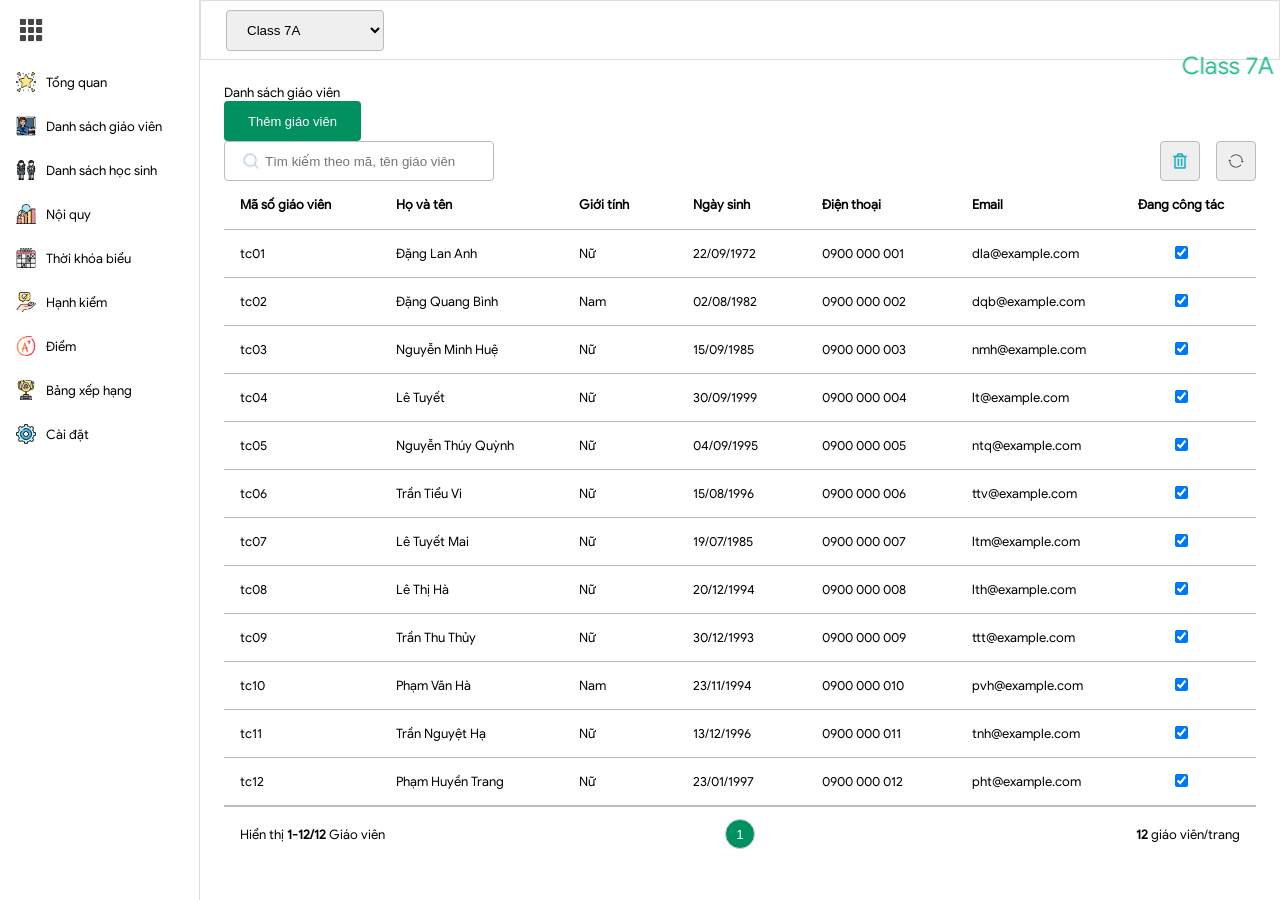
<file: pages/homepage.html>
<!DOCTYPE html>
<html lang="vi">
<head>
    <meta charset="utf-8" />
    <meta name="viewport" content="width=device-width, initial-scale=1.0" />
    <title>Danh sách giáo viên - Website Quản Lý Lớp Học</title>
    <link href="../css/common.css" rel="stylesheet" />
    <link href="../css/layout/header.css" rel="stylesheet" />
    <link href="../css/layout/content.css" rel="stylesheet" />
    <link href="../css/layout/navbar.css" rel="stylesheet" />
    <link href="../css/page/customer.css" rel="stylesheet" />
</head>
<body>
    <!-- Navbar -->
    <div id="navbar">
        <div class="logo-box">
            <div class="sidebar"></div>
            <div class="logo"></div>
        </div>
        <div class="navbar-box">
            <a class="navbar-item" href="../index.html">
                <div class="navbar-icon icon-dashboard"></div>
                <div class="navbar-text">Tổng quan</div>
            </a>
            <a class="navbar-item" href="../pages/homepage.html">
                <div class="navbar-icon icon-report"></div>
                <div class="navbar-text">Danh sách giáo viên</div>
            </a>
            <a class="navbar-item" href="../pages/customer.html">
                <div class="navbar-icon icon-students"></div>
                <div class="navbar-text">Danh sách học sinh</div>
            </a>
            <a class="navbar-item" href="../pages/rules.html">
                <div class="navbar-icon icon-rules"></div>
                <div class="navbar-text">Nội quy</div>
            </a>
            <a class="navbar-item" href="../pages/timetable.html">
                <div class="navbar-icon icon-sche"></div>
                <div class="navbar-text">Thời khóa biểu</div>
            </a>
            <a class="navbar-item" href="../pages/advice.html">
                <div class="navbar-icon icon-advice"></div>
                <div class="navbar-text">Hạnh kiểm</div>
            </a>
            <a class="navbar-item" href="../pages/point.html">
                <div class="navbar-icon icon-grade"></div>
                <div class="navbar-text">Điểm</div>
            </a>
            <a class="navbar-item" href="../pages/Charts.html">
                <div class="navbar-icon icon-aw"></div>
                <div class="navbar-text">Bảng xếp hạng</div>
            </a>
            <a class="navbar-item" href="../pages/setting.html">
                <div class="navbar-icon icon-setting"></div>
                <div class="navbar-text">Cài đặt</div>
            </a>
        </div>
    </div>
    <!-- Header -->
    <div id="header">
        <select class="class">
            <option>Class 7A</option>
            <option>Class 7B</option>
            <option>Class 7C</option>
            <option>Class 7D</option>
            <option>Class 7E</option>
            <option>Class 7G</option>
            <option>Class 7H</option>
            <option>Class 7T</option>
            <option>Class 7K</option>
        </select>
        <marquee direction="left" style="color:#2fbe8e; font-size:24px; margin-bottom: 24px;">Class 7A - We are family!</marquee>
    </div>
    <div id="content">
        <div class="page-title">
            <div class="page-left">Danh sách giáo viên</div>
            <div class="page-right">
                <button id="btnAdd" class="btn-default">Thêm giáo viên</button>
            </div>
        </div>
        <div class="toolbar">
            <input type="text" id="txtSearch" class="input-search" style="width: 270px;" placeholder="Tìm kiếm theo mã, tên giáo viên" />
            <button class="btn-refresh" title="Làm mới"></button>
            <button class="btn-delete" title="Xóa"></button>
        </div>
        <div class="grid">
            <table id="tblListCustomer" class="table" width="100%" border="0">
                <thead>
                    <tr>
                        <th>Mã số giáo viên</th>
                        <th>Họ và tên</th>
                        <th>Giới tính</th>
                        <th>Ngày sinh</th>
                        <th>Điện thoại</th>
                        <th>Email</th>
                        <th class="text-align-center">Đang công tác</th>
                    </tr>
                </thead>
                <tbody>
                    <tr>
                        <td>tc01</td>
                        <td>Đặng Lan Anh</td>
                        <td>Nữ</td>
                        <td>22/09/1972</td>
                        <td>0900 000 001</td>
                        <td>dla@example.com</td>
                        <td class="text-align-center"><input type="checkbox" checked /></td>
                    </tr>
                    <tr>
                        <td>tc02</td>
                        <td>Đặng Quang Bình</td>
                        <td>Nam</td>
                        <td>02/08/1982</td>
                        <td>0900 000 002</td>
                        <td>dqb@example.com</td>
                        <td class="text-align-center"><input type="checkbox" checked /></td>
                    </tr>
                    <tr>
                        <td>tc03</td>
                        <td>Nguyễn Minh Huệ</td>
                        <td>Nữ</td>
                        <td>15/09/1985</td>
                        <td>0900 000 003</td>
                        <td>nmh@example.com</td>
                        <td class="text-align-center"><input type="checkbox" checked /></td>
                    </tr>
                    <tr>
                        <td>tc04</td>
                        <td>Lê Tuyết</td>
                        <td>Nữ</td>
                        <td>30/09/1999</td>
                        <td>0900 000 004</td>
                        <td>lt@example.com</td>
                        <td class="text-align-center"><input type="checkbox" checked /></td>
                    </tr>
                    <tr>
                        <td>tc05</td>
                        <td>Nguyễn Thúy Quỳnh</td>
                        <td>Nữ</td>
                        <td>04/09/1995</td>
                        <td>0900 000 005</td>
                        <td>ntq@example.com</td>
                        <td class="text-align-center"><input type="checkbox" checked /></td>
                    </tr>
                    <tr>
                        <td>tc06</td>
                        <td>Trần Tiểu Vi</td>
                        <td>Nữ</td>
                        <td>15/08/1996</td>
                        <td>0900 000 006</td>
                        <td>ttv@example.com</td>
                        <td class="text-align-center"><input type="checkbox" checked /></td>
                    </tr>
                    <tr>
                        <td>tc07</td>
                        <td>Lê Tuyết Mai</td>
                        <td>Nữ</td>
                        <td>19/07/1985</td>
                        <td>0900 000 007</td>
                        <td>ltm@example.com</td>
                        <td class="text-align-center"><input type="checkbox" checked /></td>
                    </tr>
                    <tr>
                        <td>tc08</td>
                        <td>Lê Thị Hà</td>
                        <td>Nữ</td>
                        <td>20/12/1994</td>
                        <td>0900 000 008</td>
                        <td>lth@example.com</td>
                        <td class="text-align-center"><input type="checkbox" checked /></td>
                    </tr>
                    <tr>
                        <td>tc09</td>
                        <td>Trần Thu Thủy</td>
                        <td>Nữ</td>
                        <td>30/12/1993</td>
                        <td>0900 000 009</td>
                        <td>ttt@example.com</td>
                        <td class="text-align-center"><input type="checkbox" checked /></td>
                    </tr>
                    <tr>
                        <td>tc10</td>
                        <td>Phạm Văn Hà</td>
                        <td>Nam</td>
                        <td>23/11/1994</td>
                        <td>0900 000 010</td>
                        <td>pvh@example.com</td>
                        <td class="text-align-center"><input type="checkbox" checked /></td>
                    </tr>
                    <tr>
                        <td>tc11</td>
                        <td>Trần Nguyệt Hạ</td>
                        <td>Nữ</td>
                        <td>13/12/1996</td>
                        <td>0900 000 011</td>
                        <td>tnh@example.com</td>
                        <td class="text-align-center"><input type="checkbox" checked /></td>
                    </tr>
                    <tr>
                        <td>tc12</td>
                        <td>Phạm Huyền Trang</td>
                        <td>Nữ</td>
                        <td>23/01/1997</td>
                        <td>0900 000 012</td>
                        <td>pht@example.com</td>
                        <td class="text-align-center"><input type="checkbox" checked /></td>
                    </tr>
                </tbody>
            </table>
        </div>
        <div class="paging">
            <div class="paging-bar">
                <div class="paging-record-info">Hiển thị <b>1-12/12</b> Giáo viên</div>
                <div class="paging-option">
                    <div class="btn-select-page m-btn-firstpage"></div>
                    <div class="btn-select-page m-btn-prev-page"></div>
                    <div class="m-btn-list-page">
                        <button class="btn-pagenumber btn-pagenumber-selected">1</button>
                    </div>
                    <div class="btn-select-page m-btn-next-page"></div>
                    <div class="btn-select-page m-btn-lastpage"></div>
                </div>
                <div class="paging-record-option"><b>12</b> giáo viên/trang</div>
            </div>
        </div>
    </div>

    <div id="dlgCustomerDetail" class="dialog-hide">
        <div class="model"></div>
        <div class="dialog-content">
            <div class="dialog-header">
                <div class="dialog-title">THÔNG TIN GIÁO VIÊN</div>
                <div class="dialog-close-button">&#x2715;</div>
            </div>
            <div class="dialog-body">
                <div class="m-row">
                    <div class="m-col">
                        <label>Mã giáo viên</label>
                        <input id="txtCustomerCode" type="text" />
                    </div>
                    <div class="m-col">
                        <label>Họ và tên</label>
                        <input id="txtFullName" type="text" />
                    </div>
                </div>
                <div class="m-row">
                    <div class="m-col">
                        <label>Tổ</label>
                        <select id="cbCustomerGroup">
                            <option value="khoa-hoc">Khoa học</option>
                            <option value="tu-nhien">Tự nhiên</option>
                            <option value="xa-hoi">Xã hội</option>
                            <option value="anh-the-mi">Anh-Thể-Mĩ</option>
                        </select>
                    </div>
                </div>
                <div class="m-row">
                    <div class="m-col">
                        <label>Giới tính</label>
                        <select id="cbGender">
                            <option value="1">Nam</option>
                            <option value="0">Nữ</option>
                        </select>
                    </div>
                    <div class="m-col">
                        <label>Ngày sinh</label>
                        <input id="dtDateOfBirth" type="date" />
                    </div>
                </div>
                <div class="m-row">
                    <div class="m-col">
                        <label>Số điện thoại</label>
                        <input id="txtPhoneNumber" type="text" />
                    </div>
                    <div class="m-col">
                        <label>Email</label>
                        <input id="txtEmail" type="email" />
                    </div>
                </div>
            </div>
            <div class="dialog-footer">
                <button id="btnSave" class="btn-default">Lưu</button>
            </div>
        </div>
    </div>

    <script src="../lib/jquery-3.6.0.min.js"></script>
    <script src="../js/page/customer.js"></script>
    <script>
        $('#txtSearch').on('input', function() {
            var q = $(this).val().toLowerCase().trim();
            $('#tblListCustomer tbody tr').each(function() {
                $(this).toggle($(this).text().toLowerCase().indexOf(q) > -1);
            });
        });
    </script>
</body>
</html>
</file>
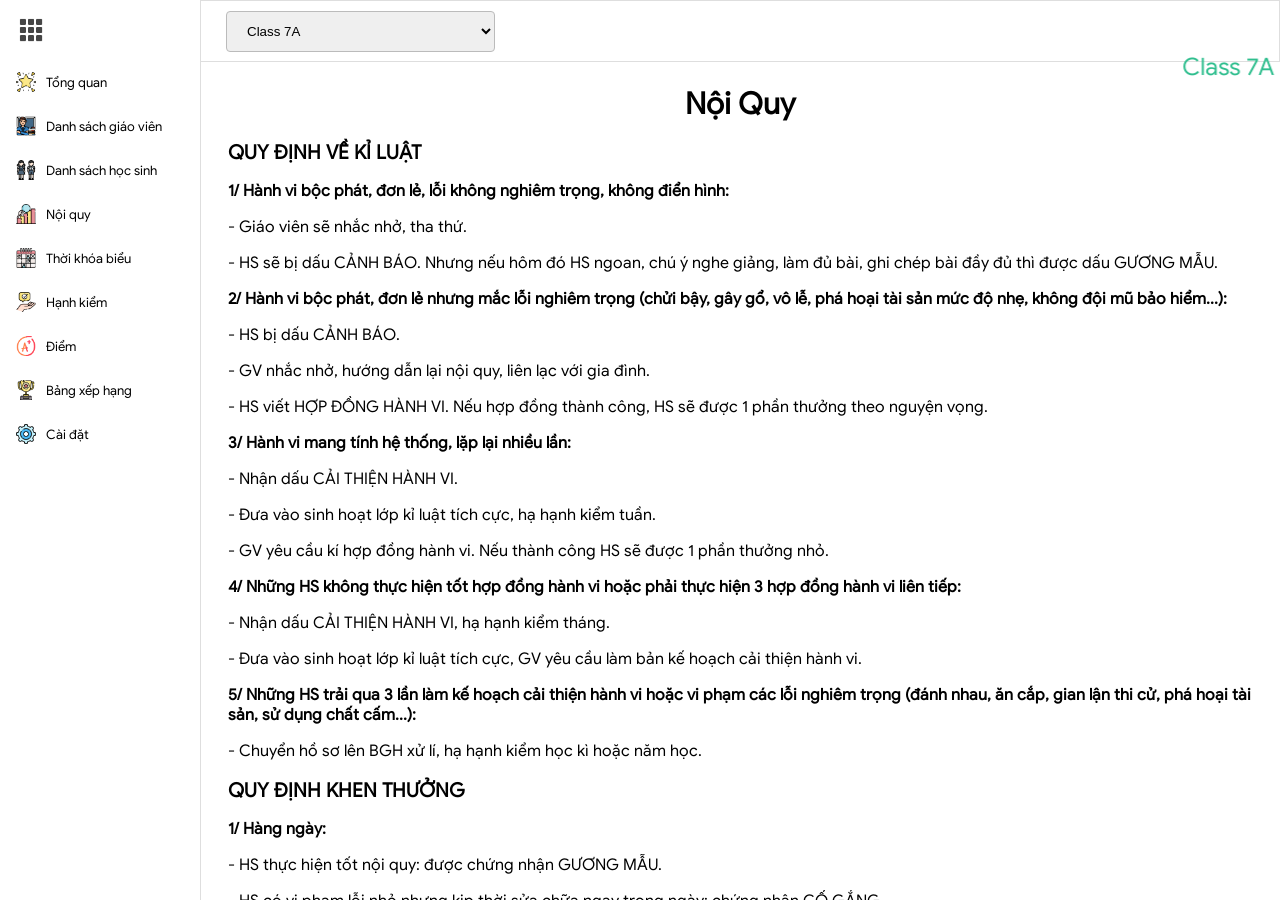
<file: pages/rules.html>
<!DOCTYPE html>
<html lang="vi">
<head>
    <meta charset="utf-8" />
    <meta name="viewport" content="width=device-width, initial-scale=1.0" />
    <title>Nội quy - Website Quản Lý Lớp Học</title>
    <link href="../css/common.css" rel="stylesheet" />
    <link href="../css/layout/header.css" rel="stylesheet" />
    <link href="../css/layout/content.css" rel="stylesheet" />
    <link href="../css/layout/navbar.css" rel="stylesheet" />
    <link href="../css/page/rules.css" rel="stylesheet" />
</head>
<body style="overflow: hidden;">
    <!-- Navbar -->
    <div id="navbar">
        <div class="logo-box">
            <div class="sidebar"></div>
            <div class="logo"></div>
        </div>
        <div class="navbar-box">
            <a class="navbar-item" href="../index.html">
                <div class="navbar-icon icon-dashboard"></div>
                <div class="navbar-text">Tổng quan</div>
            </a>
            <a class="navbar-item" href="../pages/homepage.html">
                <div class="navbar-icon icon-report"></div>
                <div class="navbar-text">Danh sách giáo viên</div>
            </a>
            <a class="navbar-item" href="../pages/customer.html">
                <div class="navbar-icon icon-students"></div>
                <div class="navbar-text">Danh sách học sinh</div>
            </a>
            <a class="navbar-item" href="../pages/rules.html">
                <div class="navbar-icon icon-rules"></div>
                <div class="navbar-text">Nội quy</div>
            </a>
            <a class="navbar-item" href="../pages/timetable.html">
                <div class="navbar-icon icon-sche"></div>
                <div class="navbar-text">Thời khóa biểu</div>
            </a>
            <a class="navbar-item" href="../pages/advice.html">
                <div class="navbar-icon icon-advice"></div>
                <div class="navbar-text">Hạnh kiểm</div>
            </a>
            <a class="navbar-item" href="../pages/point.html">
                <div class="navbar-icon icon-grade"></div>
                <div class="navbar-text">Điểm</div>
            </a>
            <a class="navbar-item" href="../pages/Charts.html">
                <div class="navbar-icon icon-aw"></div>
                <div class="navbar-text">Bảng xếp hạng</div>
            </a>
            <a class="navbar-item" href="../pages/setting.html">
                <div class="navbar-icon icon-setting"></div>
                <div class="navbar-text">Cài đặt</div>
            </a>
        </div>
    </div>
    <!-- Header -->
    <div id="header">
        <select class="class">
            <option>Class 7A</option>
            <option>Class 7B</option>
            <option>Class 7C</option>
            <option>Class 7D</option>
            <option>Class 7E</option>
            <option>Class 7G</option>
            <option>Class 7H</option>
            <option>Class 7T</option>
            <option>Class 7K</option>
        </select>
        <marquee direction="left" style="color:#2fbe8e; font-size:24px; margin-bottom: 24px;">Class 7A - We are family!</marquee>
    </div>
    <div id="content">
        <div class="page-title">
            <div class="page-left" style="font-size: 30px; margin: auto;">Nội Quy</div>
            <div class="page-right"></div>
        </div>
        <div class="grid" style="position: absolute; right: 2px; left: 16px; top: 64px; bottom: 0; overflow-y: auto;">
            <div class="prules">
                <h2>QUY ĐỊNH VỀ KỈ LUẬT</h2>
                <p><strong>1/ Hành vi bộc phát, đơn lẻ, lỗi không nghiêm trọng, không điển hình:</strong></p>
                <p>- Giáo viên sẽ nhắc nhở, tha thứ.</p>
                <p>- HS sẽ bị dấu CẢNH BÁO. Nhưng nếu hôm đó HS ngoan, chú ý nghe giảng, làm đủ bài, ghi chép bài đầy đủ thì được dấu GƯƠNG MẪU.</p>

                <p><strong>2/ Hành vi bộc phát, đơn lẻ nhưng mắc lỗi nghiêm trọng (chửi bậy, gây gổ, vô lễ, phá hoại tài sản mức độ nhẹ, không đội mũ bảo hiểm...):</strong></p>
                <p>- HS bị dấu CẢNH BÁO.</p>
                <p>- GV nhắc nhở, hướng dẫn lại nội quy, liên lạc với gia đình.</p>
                <p>- HS viết HỢP ĐỒNG HÀNH VI. Nếu hợp đồng thành công, HS sẽ được 1 phần thưởng theo nguyện vọng.</p>

                <p><strong>3/ Hành vi mang tính hệ thống, lặp lại nhiều lần:</strong></p>
                <p>- Nhận dấu CẢI THIỆN HÀNH VI.</p>
                <p>- Đưa vào sinh hoạt lớp kỉ luật tích cực, hạ hạnh kiểm tuần.</p>
                <p>- GV yêu cầu kí hợp đồng hành vi. Nếu thành công HS sẽ được 1 phần thưởng nhỏ.</p>

                <p><strong>4/ Những HS không thực hiện tốt hợp đồng hành vi hoặc phải thực hiện 3 hợp đồng hành vi liên tiếp:</strong></p>
                <p>- Nhận dấu CẢI THIỆN HÀNH VI, hạ hạnh kiểm tháng.</p>
                <p>- Đưa vào sinh hoạt lớp kỉ luật tích cực, GV yêu cầu làm bản kế hoạch cải thiện hành vi.</p>

                <p><strong>5/ Những HS trải qua 3 lần làm kế hoạch cải thiện hành vi hoặc vi phạm các lỗi nghiêm trọng (đánh nhau, ăn cắp, gian lận thi cử, phá hoại tài sản, sử dụng chất cấm...):</strong></p>
                <p>- Chuyển hồ sơ lên BGH xử lí, hạ hạnh kiểm học kì hoặc năm học.</p>

                <h2>QUY ĐỊNH KHEN THƯỞNG</h2>
                <p><strong>1/ Hàng ngày:</strong></p>
                <p>- HS thực hiện tốt nội quy: được chứng nhận GƯƠNG MẪU.</p>
                <p>- HS có vi phạm lỗi nhỏ nhưng kịp thời sửa chữa ngay trong ngày: chứng nhận CỐ GẮNG.</p>
                <p>- HS có việc làm tốt: được chứng nhận TRÁI TIM.</p>
                <p>- HS có điểm tốt: được chứng nhận THÔNG THÁI.</p>
                <p>- HS hoàn thành tốt nhiệm vụ được giao: được chứng nhận TRÁCH NHIỆM.</p>

                <p><strong>2/ Hàng tuần (bốc thăm tích điểm thưởng):</strong></p>
                <p>- HS có tất cả các ngày đều được chứng nhận GƯƠNG MẪU hoặc có chứng nhận TRÁI TIM.</p>

                <p><strong>3/ Hàng tháng (tặng quà hiện vật):</strong></p>
                <p>- Trao thưởng cá nhân tùy vào số lượng điểm thưởng.</p>
                <p>- Trao thưởng các nhóm hoàn thành tốt nhiệm vụ.</p>

                <p><strong>4/ Cuối học kì / cuối năm học:</strong></p>
                <p>- GVCN trao tặng các danh hiệu cho mỗi cá nhân.</p>
                <p>- Cha mẹ tặng quà khích lệ cho tất cả các con.</p>

                <h2>QUY ĐỊNH XẾP LOẠI HẠNH KIỂM</h2>
                <h4>XẾP LOẠI HẠNH KIỂM TUẦN</h4>
                <p>1. Xếp loại Tốt: Tối đa 1 dấu CẢNH BÁO trong 1 tuần, còn lại là dấu GƯƠNG MẪU.</p>
                <p>2. Xếp loại Tốt -: Có 2 dấu CẢNH BÁO.</p>
                <p>3. Xếp loại Khá: Có 1 dấu CẢI THIỆN HÀNH VI và phải làm 1 bản HỢP ĐỒNG HÀNH VI hoặc từ 3 dấu CẢNH BÁO trở lên.</p>
                <p>4. Xếp loại TB: Có 2 dấu CẢI THIỆN HÀNH VI và phải làm HỢP ĐỒNG HÀNH VI hoặc KẾ HOẠCH CẢI THIỆN HÀNH VI.</p>
                <p>5. Không xếp loại: Vượt quá lỗi so với mức TB.</p>

                <h4>XẾP LOẠI HẠNH KIỂM THÁNG</h4>
                <p>1. Xếp loại Tốt: Có 3 tuần xếp loại Tốt trong đó có tuần cuối cùng trong tháng xếp loại Tốt.</p>
                <p>2. Xếp loại Khá: Phải làm KẾ HOẠCH CẢI THIỆN HÀNH VI hoặc có 2/4 tuần xếp loại Khá.</p>
                <p>3. Xếp loại TB: 2/4 tuần xếp loại Trung bình, tuần cuối cùng trong tháng xếp loại Trung bình.</p>
                <p>4. Không xếp loại: Vượt quá lỗi so với mức TB.</p>

                <h4>XẾP LOẠI HẠNH KIỂM HỌC KÌ</h4>
                <p>1. Xếp loại Tốt: Có 3–4 tháng xếp loại Tốt trong đó có tháng cuối cùng xếp loại Tốt.</p>
                <p>2. Xếp loại Khá: Phải làm KẾ HOẠCH CẢI THIỆN HÀNH VI hoặc có 2/4 tháng xếp loại Khá.</p>
                <p>3. Xếp loại TB: 2/4 tháng xếp loại Trung bình, tháng cuối cùng xếp loại Trung bình.</p>
                <p>4. Không xếp loại: Vượt quá lỗi so với mức TB.</p>

                <h2>NỀ NẾP THI ĐUA</h2>
                <p>1/ Đi học đúng giờ</p>
                <p>2/ Mặc đồng phục đúng quy định</p>
                <p>3/ Thưa gửi khi giao tiếp với thầy cô, CBNV</p>
                <p>4/ Chào hỏi lễ phép</p>
                <p>5/ Thân thiện, chia sẻ, đoàn kết</p>
                <p>6/ Giữ gìn và tiết kiệm tài sản chung</p>
                <p>7/ Tôn trọng cơ thể và tài sản của nhau</p>
                <p>8/ Vứt rác đúng chỗ, nhặt rác vào thùng</p>
                <p>9/ Lắng nghe khi người khác nói</p>
                <p>10/ Giơ tay để được phát biểu ý kiến</p>
                <p>11/ Hỏi ngay khi chưa hiểu bài</p>
                <p>12/ Ghi chép bài và dặn dò đầy đủ</p>
                <p>13/ Bài tập của ngày nào làm hết ngày đó</p>
                <p>14/ Chuẩn bị đủ đồ dùng học tập</p>
                <p>15/ Giúp đỡ nhau khi học – Tự lực, trung thực khi kiểm tra</p>
            </div>
        </div>
    </div>

    <script src="../lib/jquery-3.6.0.min.js"></script>
    <script src="../js/page/customer.js"></script>
</body>
</html>
</file>
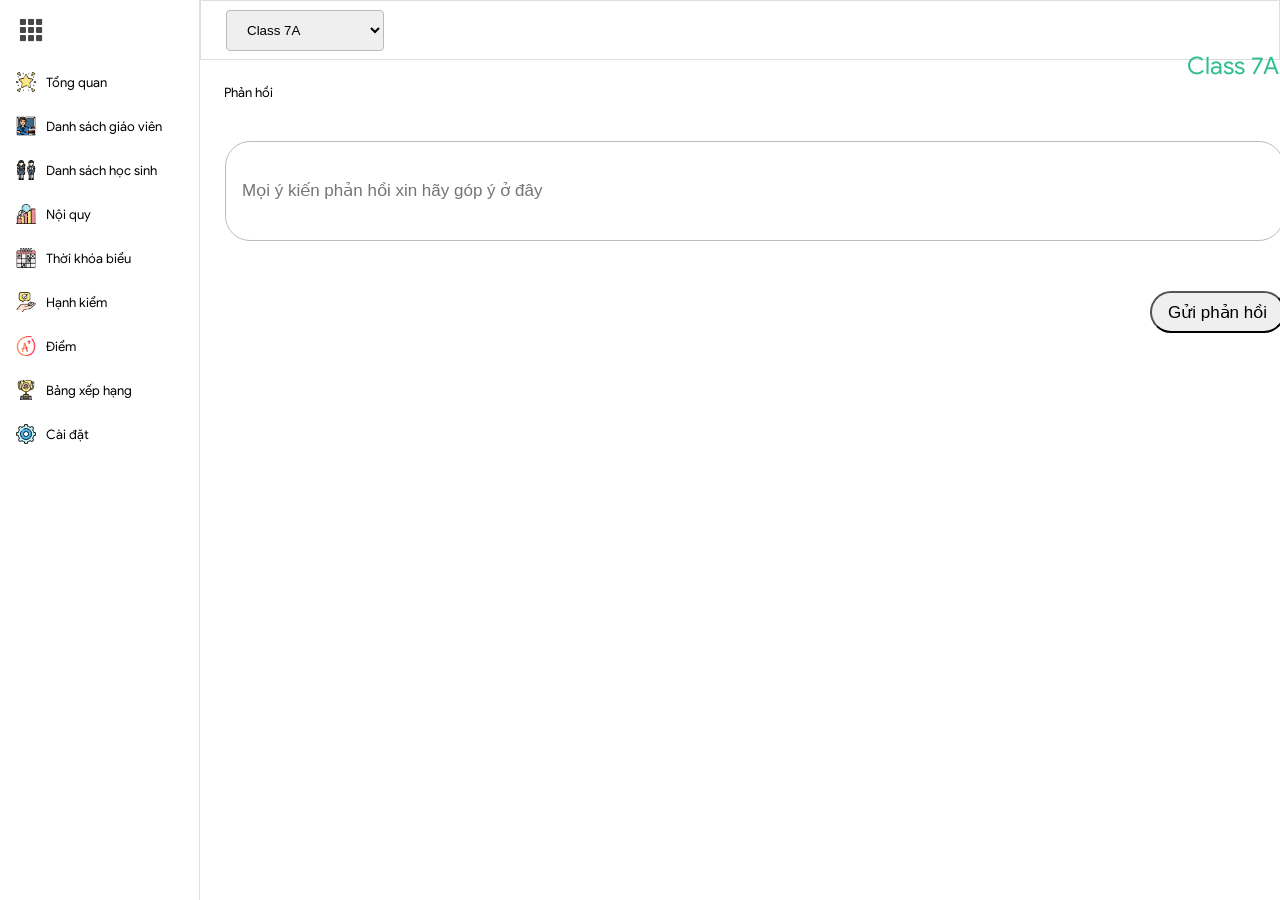
<file: pages/setting.html>
<!DOCTYPE html>
<html lang="vi">
<head>
    <meta charset="utf-8" />
    <meta name="viewport" content="width=device-width, initial-scale=1.0" />
    <title>Cài đặt &amp; Phản hồi - Website Quản Lý Lớp Học</title>
    <link href="../css/common.css" rel="stylesheet" />
    <link href="../css/layout/header.css" rel="stylesheet" />
    <link href="../css/layout/content.css" rel="stylesheet" />
    <link href="../css/layout/navbar.css" rel="stylesheet" />
    <link href="../css/page/customer.css" rel="stylesheet" />
    <link href="../css/page/setting.css" rel="stylesheet" />
</head>
<body>
    <!-- Navbar -->
    <div id="navbar">
        <div class="logo-box">
            <div class="sidebar"></div>
            <div class="logo"></div>
        </div>
        <div class="navbar-box">
            <a class="navbar-item" href="../index.html">
                <div class="navbar-icon icon-dashboard"></div>
                <div class="navbar-text">Tổng quan</div>
            </a>
            <a class="navbar-item" href="../pages/homepage.html">
                <div class="navbar-icon icon-report"></div>
                <div class="navbar-text">Danh sách giáo viên</div>
            </a>
            <a class="navbar-item" href="../pages/customer.html">
                <div class="navbar-icon icon-students"></div>
                <div class="navbar-text">Danh sách học sinh</div>
            </a>
            <a class="navbar-item" href="../pages/rules.html">
                <div class="navbar-icon icon-rules"></div>
                <div class="navbar-text">Nội quy</div>
            </a>
            <a class="navbar-item" href="../pages/timetable.html">
                <div class="navbar-icon icon-sche"></div>
                <div class="navbar-text">Thời khóa biểu</div>
            </a>
            <a class="navbar-item" href="../pages/advice.html">
                <div class="navbar-icon icon-advice"></div>
                <div class="navbar-text">Hạnh kiểm</div>
            </a>
            <a class="navbar-item" href="../pages/point.html">
                <div class="navbar-icon icon-grade"></div>
                <div class="navbar-text">Điểm</div>
            </a>
            <a class="navbar-item" href="../pages/Charts.html">
                <div class="navbar-icon icon-aw"></div>
                <div class="navbar-text">Bảng xếp hạng</div>
            </a>
            <a class="navbar-item" href="../pages/setting.html">
                <div class="navbar-icon icon-setting"></div>
                <div class="navbar-text">Cài đặt</div>
            </a>
        </div>
    </div>
    <!-- Header -->
    <div id="header">
        <select class="class">
            <option>Class 7A</option>
            <option>Class 7B</option>
            <option>Class 7C</option>
            <option>Class 7D</option>
            <option>Class 7E</option>
            <option>Class 7G</option>
            <option>Class 7H</option>
            <option>Class 7T</option>
            <option>Class 7K</option>
        </select>
        <marquee direction="left" style="color:#2fbe8e; font-size:24px; margin-bottom: 24px;">Class 7A - We are family!</marquee>
    </div>
    <div id="content">
        <div class="page-title">
            <div class="page-left">Phản hồi</div>
            <div class="page-right"></div>
        </div>
        <div class="grid" style="position: absolute; right: 0px; left: 25px; bottom: 0px; top: 81px; overflow-y: auto;">
            <form id="feedbackForm">
                <input type="text" id="txtFeedback" name="txtTen" style="position: absolute;" maxlength="1500"
                       placeholder="Mọi ý kiến phản hồi xin hãy góp ý ở đây" required /><br />
                <input class="submit" type="submit" value="Gửi phản hồi" />
            </form>
        </div>
    </div>

    <script src="../lib/jquery-3.6.0.min.js"></script>
    <script src="../js/page/customer.js"></script>
    <script>
        document.getElementById('feedbackForm').addEventListener('submit', function(e) {
            e.preventDefault();
            alert('Cảm ơn bạn đã gửi phản hồi!');
            this.reset();
        });
    </script>
</body>
</html>
</file>
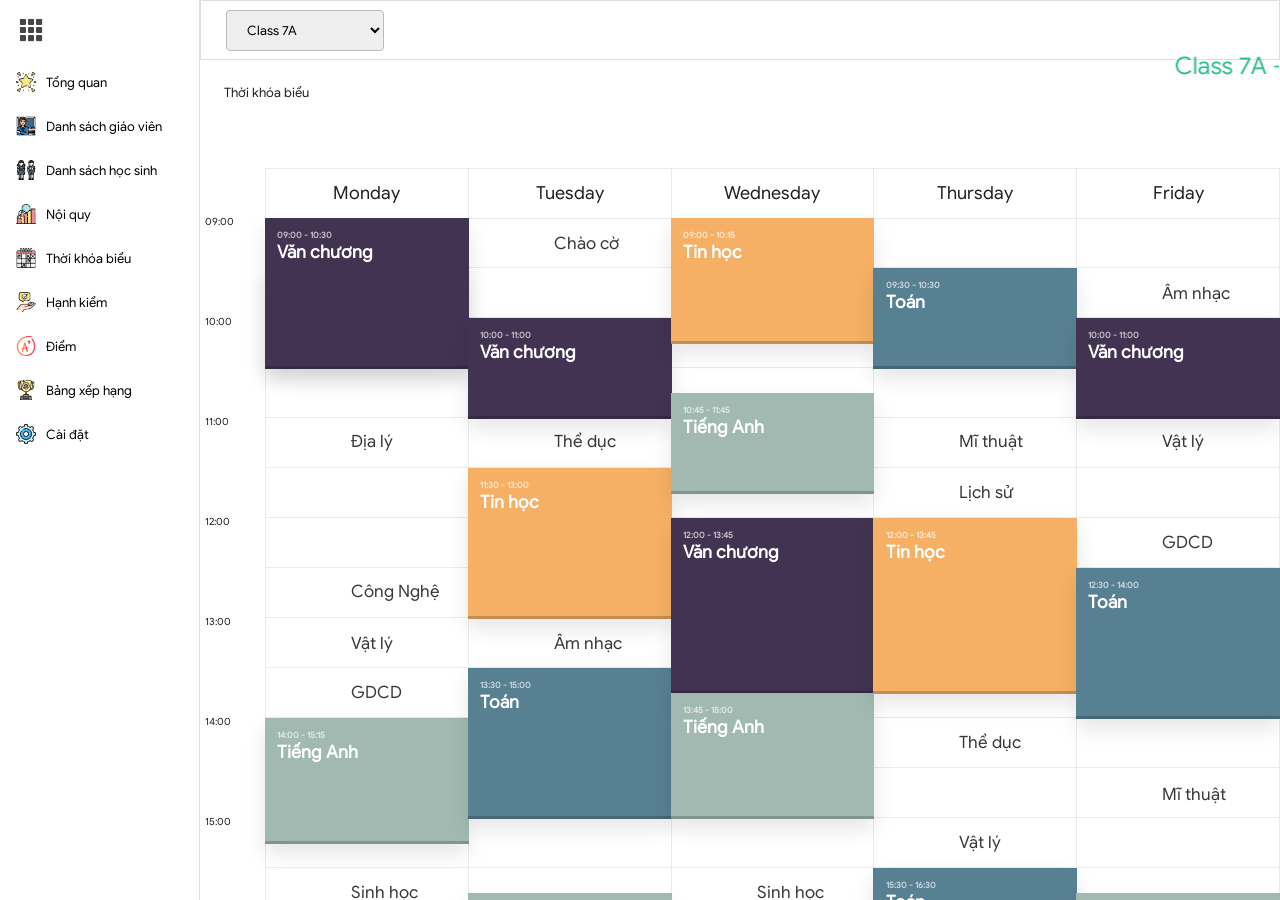
<file: pages/timetable.html>
<!DOCTYPE html>
<html lang="vi">
<head>
    <meta charset="UTF-8" />
    <meta name="viewport" content="width=device-width, initial-scale=1" />
    <script>document.getElementsByTagName("html")[0].className += " js";</script>
    <title>Thời khóa biểu - Website Quản Lý Lớp Học</title>
    <link href="../css/layout/header.css" rel="stylesheet" />
    <link href="../css/layout/content.css" rel="stylesheet" />
    <link href="../css/page/customer.css" rel="stylesheet" />
    <link href="../css/components/timetable.css" rel="stylesheet" />
    <link href="../css/layout/navbar.css" rel="stylesheet" />
    <link href="../css/common.css" rel="stylesheet" />
</head>
<body>
    <!-- Navbar -->
    <div id="navbar">
        <div class="logo-box">
            <div class="sidebar"></div>
            <div class="logo"></div>
        </div>
        <div class="navbar-box">
            <a class="navbar-item" href="../index.html">
                <div class="navbar-icon icon-dashboard"></div>
                <div class="navbar-text">Tổng quan</div>
            </a>
            <a class="navbar-item" href="../pages/homepage.html">
                <div class="navbar-icon icon-report"></div>
                <div class="navbar-text">Danh sách giáo viên</div>
            </a>
            <a class="navbar-item" href="../pages/customer.html">
                <div class="navbar-icon icon-students"></div>
                <div class="navbar-text">Danh sách học sinh</div>
            </a>
            <a class="navbar-item" href="../pages/rules.html">
                <div class="navbar-icon icon-rules"></div>
                <div class="navbar-text">Nội quy</div>
            </a>
            <a class="navbar-item" href="../pages/timetable.html">
                <div class="navbar-icon icon-sche"></div>
                <div class="navbar-text">Thời khóa biểu</div>
            </a>
            <a class="navbar-item" href="../pages/advice.html">
                <div class="navbar-icon icon-advice"></div>
                <div class="navbar-text">Hạnh kiểm</div>
            </a>
            <a class="navbar-item" href="../pages/point.html">
                <div class="navbar-icon icon-grade"></div>
                <div class="navbar-text">Điểm</div>
            </a>
            <a class="navbar-item" href="../pages/Charts.html">
                <div class="navbar-icon icon-aw"></div>
                <div class="navbar-text">Bảng xếp hạng</div>
            </a>
            <a class="navbar-item" href="../pages/setting.html">
                <div class="navbar-icon icon-setting"></div>
                <div class="navbar-text">Cài đặt</div>
            </a>
        </div>
    </div>
    <!-- Header -->
    <div id="header">
        <select class="class">
            <option>Class 7A</option>
            <option>Class 7B</option>
            <option>Class 7C</option>
            <option>Class 7D</option>
            <option>Class 7E</option>
            <option>Class 7G</option>
            <option>Class 7H</option>
            <option>Class 7T</option>
            <option>Class 7K</option>
        </select>
        <marquee direction="left" style="color:#2fbe8e; font-size:24px; margin-bottom: 24px;">Class 7A - We are family!</marquee>
    </div>
    <div id="content">
        <div class="page-title">
            <div class="page-left">Thời khóa biểu</div>
        </div>
        <div class="grid" style="position: absolute; right: 0px; left: 5px; bottom: 0px; top: 75px; overflow-y: auto;">
            <div class="cd-schedule cd-schedule--loading margin-top-lg margin-bottom-lg js-cd-schedule">
                <div class="cd-schedule__timeline">
                    <ul>
                        <li><span>09:00</span></li>
                        <li><span>09:30</span></li>
                        <li><span>10:00</span></li>
                        <li><span>10:30</span></li>
                        <li><span>11:00</span></li>
                        <li><span>11:30</span></li>
                        <li><span>12:00</span></li>
                        <li><span>12:30</span></li>
                        <li><span>13:00</span></li>
                        <li><span>13:30</span></li>
                        <li><span>14:00</span></li>
                        <li><span>14:30</span></li>
                        <li><span>15:00</span></li>
                        <li><span>15:30</span></li>
                        <li><span>16:00</span></li>
                        <li><span>16:30</span></li>
                        <li><span>17:00</span></li>
                        <li><span>17:30</span></li>
                        <li><span>18:00</span></li>
                    </ul>
                </div>

                <div class="cd-schedule__events">
                    <ul>
                        <li class="cd-schedule__group">
                            <div class="cd-schedule__top-info"><span>Monday</span></div>
                            <ul>
                                <li class="cd-schedule__event">
                                    <a data-start="09:30" data-end="10:30" data-content="event-1" data-event="event-1" href="#0">
                                        <em class="cd-schedule__name">Toán</em>
                                    </a>
                                </li>
                                <li class="cd_event">
                                    <a data-start="15:30" data-end="16:00" data-content="event-1" data-event="event-1" href="#0">
                                        <em class="cd__name">Sinh học</em>
                                    </a>
                                </li>
                                <li class="cd-schedule__event">
                                    <a data-start="09:00" data-end="10:30" data-content="event-2" data-event="event-2" href="#0">
                                        <em class="cd-schedule__name">Văn chương</em>
                                    </a>
                                </li>
                                <li class="cd-schedule__event">
                                    <a data-start="14:00" data-end="15:15" data-content="event-3" data-event="event-3" href="#0">
                                        <em class="cd-schedule__name">Tiếng Anh</em>
                                    </a>
                                </li>
                                <li class="cd_eventt">
                                    <a data-start="16:00" data-end="16:30" data-content="event-1" href="#0">
                                        <em class="cd__name">Lịch sử</em>
                                    </a>
                                </li>
                                <li class="cd_event1">
                                    <a data-start="11:00" data-end="11:30" data-content="event-1" href="#0">
                                        <em class="cd__name">Địa lý</em>
                                    </a>
                                </li>
                                <li class="cd_event4">
                                    <a data-start="12:30" data-end="13:00" data-content="event-1" href="#0">
                                        <em class="cd__name">Công Nghệ</em>
                                    </a>
                                </li>
                                <li class="cd_event3">
                                    <a data-start="12:30" data-end="13:00" data-content="event-1" href="#0">
                                        <em class="cd__name">Vật lý</em>
                                    </a>
                                </li>
                                <li class="cd_event5">
                                    <a data-start="13:30" data-end="14:00" data-content="event-1" href="#0">
                                        <em class="cd__name">GDCD</em>
                                    </a>
                                </li>
                                <li class="cd-schedule__event">
                                    <a data-start="16:45" data-end="18:15" data-content="event-1" data-event="event-1" href="#0">
                                        <em class="cd-schedule__name">Toán</em>
                                    </a>
                                </li>
                            </ul>
                        </li>

                        <li class="cd-schedule__group">
                            <div class="cd-schedule__top-info"><span>Tuesday</span></div>
                            <ul>
                                <li class="cd_event6">
                                    <a data-start="09:00" data-end="09:30" data-content="event-1" href="#0">
                                        <em class="cd__name">Chào cờ</em>
                                    </a>
                                </li>
                                <li class="cd_event11">
                                    <a data-start="09:00" data-end="09:30" data-content="event-1" href="#0">
                                        <em class="cd__name">Công Nghệ</em>
                                    </a>
                                </li>
                                <li class="cd-schedule__event">
                                    <a data-start="10:00" data-end="11:00" data-content="event-2" data-event="event-2" href="#0">
                                        <em class="cd-schedule__name">Văn chương</em>
                                    </a>
                                </li>
                                <li class="cd_event1">
                                    <a data-start="11:00" data-end="11:30" data-content="event-1" href="#0">
                                        <em class="cd__name">Thể dục</em>
                                    </a>
                                </li>
                                <li class="cd-schedule__event">
                                    <a data-start="11:30" data-end="13:00" data-content="event-4" data-event="event-4" href="#0">
                                        <em class="cd-schedule__name">Tin học</em>
                                    </a>
                                </li>
                                <li class="cd_event3">
                                    <a data-start="12:30" data-end="13:00" data-content="event-1" href="#0">
                                        <em class="cd__name">Âm nhạc</em>
                                    </a>
                                </li>
                                <li class="cd-schedule__event">
                                    <a data-start="13:30" data-end="15:00" data-content="event-1" data-event="event-1" href="#0">
                                        <em class="cd-schedule__name">Toán</em>
                                    </a>
                                </li>
                                <li class="cd-schedule__event">
                                    <a data-start="15:45" data-end="16:45" data-content="event-3" data-event="event-3" href="#0">
                                        <em class="cd-schedule__name">Tiếng Anh</em>
                                    </a>
                                </li>
                            </ul>
                        </li>

                        <li class="cd-schedule__group">
                            <div class="cd-schedule__top-info"><span>Wednesday</span></div>
                            <ul>
                                <li class="cd-schedule__event">
                                    <a data-start="09:00" data-end="10:15" data-content="event-4" data-event="event-4" href="#0">
                                        <em class="cd-schedule__name">Tin học</em>
                                    </a>
                                </li>
                                <li class="cd_event">
                                    <a data-start="15:30" data-end="16:00" data-content="event-1" data-event="event-1" href="#0">
                                        <em class="cd__name">Sinh học</em>
                                    </a>
                                </li>
                                <li class="cd-schedule__event">
                                    <a data-start="10:45" data-end="11:45" data-content="event-3" data-event="event-3" href="#0">
                                        <em class="cd-schedule__name">Tiếng Anh</em>
                                    </a>
                                </li>
                                <li class="cd-schedule__event">
                                    <a data-start="12:00" data-end="13:45" data-content="event-2" data-event="event-2" href="#0">
                                        <em class="cd-schedule__name">Văn chương</em>
                                    </a>
                                </li>
                                <li class="cd_event10">
                                    <a data-start="17:30" data-end="18:00" data-content="event-3" href="#0">
                                        <em class="cd__name">Địa lý</em>
                                    </a>
                                </li>
                                <li class="cd-schedule__event">
                                    <a data-start="13:45" data-end="15:00" data-content="event-3" data-event="event-3" href="#0">
                                        <em class="cd-schedule__name">Tiếng Anh</em>
                                    </a>
                                </li>
                                <li class="cd-schedule__event">
                                    <a data-start="16:25" data-end="17:10" data-content="event-4" data-event="event-4" href="#0">
                                        <em class="cd-schedule__name">Tin học</em>
                                    </a>
                                </li>
                            </ul>
                        </li>

                        <li class="cd-schedule__group">
                            <div class="cd-schedule__top-info"><span>Thursday</span></div>
                            <ul>
                                <li class="cd-schedule__event">
                                    <a data-start="09:30" data-end="10:30" data-content="event-1" data-event="event-1" href="#0">
                                        <em class="cd-schedule__name">Toán</em>
                                    </a>
                                </li>
                                <li class="cd_event1">
                                    <a data-start="11:00" data-end="11:30" data-content="event-1" href="#0">
                                        <em class="cd__name">Mĩ thuật</em>
                                    </a>
                                </li>
                                <li class="cd_event13">
                                    <a data-start="14:00" data-end="14:30" data-content="event-1" href="#0">
                                        <em class="cd__name">Thể dục</em>
                                    </a>
                                </li>
                                <li class="cd_event14">
                                    <a data-start="15:00" data-end="15:30" data-content="event-1" href="#0">
                                        <em class="cd__name">Vật lý</em>
                                    </a>
                                </li>
                                <li class="cd_event8">
                                    <a data-start="11:30" data-end="12:00" data-content="event-1" href="#0">
                                        <em class="cd__name">Lịch sử</em>
                                    </a>
                                </li>
                                <li class="cd-schedule__event">
                                    <a data-start="12:00" data-end="13:45" data-content="event-4" data-event="event-4" href="#0">
                                        <em class="cd-schedule__name">Tin học</em>
                                    </a>
                                </li>
                                <li class="cd-schedule__event">
                                    <a data-start="15:30" data-end="16:30" data-content="event-1" data-event="event-1" href="#0">
                                        <em class="cd-schedule__name">Toán</em>
                                    </a>
                                </li>
                                <li class="cd-schedule__event">
                                    <a data-start="17:00" data-end="18:30" data-content="event-2" data-event="event-2" href="#0">
                                        <em class="cd-schedule__name">Văn chương</em>
                                    </a>
                                </li>
                            </ul>
                        </li>

                        <li class="cd-schedule__group">
                            <div class="cd-schedule__top-info"><span>Friday</span></div>
                            <ul>
                                <li class="cd_event7">
                                    <a data-start="09:30" data-end="10:00" data-content="event-1" href="#0">
                                        <em class="cd__name">Âm nhạc</em>
                                    </a>
                                </li>
                                <li class="cd_event12">
                                    <a data-start="09:30" data-end="10:00" data-content="event-1" href="#0">
                                        <em class="cd__name">Mĩ thuật</em>
                                    </a>
                                </li>
                                <li class="cd_event9">
                                    <a data-start="12:00" data-end="12:30" data-content="event-1" href="#0">
                                        <em class="cd__name">GDCD</em>
                                    </a>
                                </li>
                                <li class="cd_event1">
                                    <a data-start="11:00" data-end="11:30" data-content="event-1" href="#0">
                                        <em class="cd__name">Vật lý</em>
                                    </a>
                                </li>
                                <li class="cd-schedule__event">
                                    <a data-start="10:00" data-end="11:00" data-content="event-2" data-event="event-2" href="#0">
                                        <em class="cd-schedule__name">Văn chương</em>
                                    </a>
                                </li>
                                <li class="cd-schedule__event">
                                    <a data-start="12:30" data-end="14:00" data-content="event-1" data-event="event-1" href="#0">
                                        <em class="cd-schedule__name">Toán</em>
                                    </a>
                                </li>
                                <li class="cd-schedule__event">
                                    <a data-start="15:45" data-end="16:45" data-content="event-3" data-event="event-3" href="#0">
                                        <em class="cd-schedule__name">Tiếng Anh</em>
                                    </a>
                                </li>
                                <li class="cd-schedule__event">
                                    <a data-start="17:30" data-end="18:30" data-content="event-4" data-event="event-4" href="#0">
                                        <em class="cd-schedule__name">Tin học</em>
                                    </a>
                                </li>
                            </ul>
                        </li>
                    </ul>
                </div>

                <div class="cd-schedule-modal">
                    <header class="cd-schedule-modal__header">
                        <div class="cd-schedule-modal__content">
                            <span class="cd-schedule-modal__date"></span>
                            <h3 class="cd-schedule-modal__name"></h3>
                        </div>
                        <div class="cd-schedule-modal__header-bg"></div>
                    </header>
                    <div class="cd-schedule-modal__body">
                        <div class="cd-schedule-modal__event-info"></div>
                        <div class="cd-schedule-modal__body-bg"></div>
                    </div>
                    <a href="#0" class="cd-schedule-modal__close text-replace">Close</a>
                </div>

                <div class="cd-schedule__cover-layer"></div>
            </div>
        </div>
    </div>

    <script src="../js/page/util.js"></script>
    <script src="../js/page/main.js"></script>
    <script src="../lib/jquery-3.6.0.min.js"></script>
    <script src="../js/page/customer.js"></script>
</body>
</html>
</file>
<file: css/common.css>
﻿
@import url('components/button.css');
@import url('components/input.css');
@import url('components/table.css');
@import url('components/dialog.css');
@import url('components/icon.css');
@import url('components/combobox.css');


body {
    margin: 0;
}

.bg-primary {
    background-color: #01B075;
}


.text-align-center{
    text-align: center;
}

.text-align-right{
    text-align: right;
}

a{
    text-decoration: none;
    color: #000;;
    cursor: pointer;
}
body{
    font-family: GoogleSans-Regular;
    font-size: 13px;
}

.prules p {
    font-size: 16px;
    margin-left: 12px;
}

.prules h2 {
    margin-left: 12px;
}

@font-face {
    font-family: 'GoogleSans-Regular';
    src: url('../content/font/GoogleSans-Regular.otf') format('opentype');
}

@font-face {
    font-family: 'GoogleSans-Bold';
    src: url('../content/font/GoogleSans-Bold.otf') format('opentype');
}

@font-face {
    font-family: 'GoogleSans-Italic';
    src: url('../content/font/GoogleSans-Italic.otf') format('opentype');
}

@font-face {
    font-family: 'GoogleSans-BoldItalic';
    src: url('../content/font/GoogleSans-BoldItalic.otf') format('opentype');
}
</file>
<file: css/layout/header.css>
#header {
    border: 1px solid #dedede;
    position: absolute;
    left:200px;
    right:0;
    height: 60px;
    top:0;
    padding-left: 25px;
}
</file>
<file: css/layout/content.css>
#content{
    position: absolute;
    top: 60px;
    left: 200px;
    right: 0px;
    bottom: 0px;
    /* background-color: yellow; */
    /* padding-left:  24px; */
    padding: 24px;
}

#content .paging-bar {
    height: 56px;
}

.paging-bar {
    border-top: 1px solid #bbbbbb;
    position: relative;
    display: flex;
    align-items: center;
    justify-content: center;
    padding: 0 16px;
    z-index: 1 !important;
}

.btn-pagenumber.btn-pagenumber-selected, .btn-pagenumber-selected:hover {
    background-color: #019160;
    color: #ffffff;
}

.btn-pagenumber {
    width: 30px;
    height: 30px;
    margin: 0 4px;
    border: 1px solid #ccc;
    border-radius: 50%;
    background-color: #e9ebee;
    cursor: pointer !important;
}

.paging-bar .paging-record-info {
    position: absolute;
    left: 16px;
}

.paging-bar .paging-record-option {
    position: absolute;
    right: 16px;
}
</file>
<file: css/layout/navbar.css>
#navbar {
    width: 200px;
    height: 100vh;
    border-right: 1px solid #dedede;
}


.logo-box{
    display: flex;
    align-items: center;
    height: 60px;
    width: 100%;
    cursor: pointer;
}

    .logo-box .sidebar {
        margin-left: 16px;
        flex-shrink: 0;
        width: 30px;
        height: 30px;
        background-image: url(../../content/img/toggle.png);
        background-size: contain;
        background-repeat: no-repeat;
        background-position: center;
    }

    .logo-box .logo {
        margin-left: 8px;
        width:100%;
        height:30px;
        flex-shrink: 0;
        /* background-image: url(../../content/img/Background.png); */
        background-size:contain;
        background-position: left;
        background-repeat: no-repeat;
    }
.navbar-box .navbar-item{
    display: flex;
    align-items: center;
    height: 44px;
    padding: 0;

}

    .navbar-box .navbar-item:hover{
        background-color: #dedede;
        cursor: pointer;
    }

    .navbar-item .navbar-icon {
        margin-left: 16px;
        width: 20px;
        height: 20px;
        background-size: contain;
        background-repeat: no-repeat;
        background-position: center;
    }

.navbar-item .navbar-text{
    margin-left: 10px;
}

a.navbar-item:hover{
    cursor: pointer;
}
a.navbar-item:active{
    background-color: aquamarine;
}
</file>
<file: css/page/customer.css>
body {
    font-family: GoogleSans-Regular, Arial, Helvetica, sans-serif;
}

* {
    box-sizing: border-box;
}

.grid p {
    font-size: 16px;
}

/* Chỉ áp dụng cho form Sign Up (#id01) để không làm hỏng các nút & ô tìm kiếm khác */
#id01 input[type=text],
#id01 input[type=email],
#id01 input[type=password] {
    width: 100%;
    padding: 15px;
    margin: 5px 0 22px 0;
    display: inline-block;
    border: none;
    background: #f1f1f1;
}

#id01 input[type=text]:focus,
#id01 input[type=email]:focus,
#id01 input[type=password]:focus {
    background-color: #ddd;
    outline: none;
}

/* Nút Sign Up trên thanh header ở trang Tổng quan */
#header > button {
    background-color: #04AA6D;
    color: white;
    padding: 10px 20px;
    margin: 8px 0;
    border: none;
    cursor: pointer;
    width: auto;
    opacity: 0.9;
    position: absolute;
    right: 24px;
    border-radius: 5px;
}

#header > button:hover,
#id01 button:hover {
    opacity: 1;
}

#id01 button {
    background-color: #04AA6D;
    color: white;
    padding: 12px 20px;
    margin: 8px 0;
    border: none;
    cursor: pointer;
    border-radius: 5px;
}

.cancelbtn {
    padding: 14px 20px;
    background-color: #f44336;
}

.cancelbtn, .signupbtn {
    float: left;
    width: 50%;
}

#id01 .container {
    padding: 16px;
}

/* The Modal (background) */
.modal {
    display: none;
    position: fixed;
    z-index: 10;
    left: 0;
    top: 0;
    width: 100%;
    height: 100%;
    overflow: auto;
    background-color: rgba(71, 78, 93, 0.7);
    padding-top: 50px;
}

.modal-content {
    background-color: #fefefe;
    margin: 5% auto 15% auto;
    border: 1px solid #888;
    width: 60%;
    max-width: 550px;
    position: relative;
}

#id01 hr {
    border: 1px solid #f1f1f1;
    margin-bottom: 25px;
}

.close {
    position: absolute;
    right: 35px;
    top: 15px;
    font-size: 40px;
    font-weight: bold;
    color: #f1f1f1;
}

.close:hover,
.close:focus {
    color: #f44336;
    cursor: pointer;
}

.clearfix::after {
    content: "";
    clear: both;
    display: table;
}

@media screen and (max-width: 300px) {
    .cancelbtn, .signupbtn {
        width: 100%;
    }
}
</file>
<file: css/page/conspectus.css>
body {font-family: Arial, Helvetica, sans-serif;}
* {box-sizing: border-box;}

/* Full-width input fields */
input[type=text], input[type=password] {
  width: 100%;
  padding: 15px;
  margin: 5px 0 22px 0;
  display: inline-block;
  border: none;
  background: #f1f1f1;
}

/* Add a background color when the inputs get focus */
input[type=text]:focus, input[type=password]:focus {
  background-color: #ddd;
  outline: none;
}

/* Set a style for all buttons */
button {
  background-color: #04AA6D;
  color: white;
  padding: 12px 20px;
  margin: 8px 0;
  border: none;
  cursor: pointer;
  width: 100%;
  opacity: 0.9;
  position: absolute;
  right: 54px;
  border-radius: 5px;
}

button:hover {
  opacity:1;
}

/* Extra styles for the cancel button */
.cancelbtn {
  padding: 14px 20px;
  background-color: #f44336;
}

/* Float cancel and signup buttons and add an equal width */
.cancelbtn, .signupbtn {
  float: left;
  width: 50%;
}

/* Add padding to container elements */
.container {
  padding: 16px;
  /* width: 73px; */
}

/* The Modal (background) */
.modal {
  display: none; /* Hidden by default */
  position: fixed; /* Stay in place */
  z-index: 1; /* Sit on top */
  left: 0;
  top: 0;
  width: 100%; /* Full width */
  height: 100%; /* Full height */
  overflow: auto; /* Enable scroll if needed */
  background-color: #474e5d;
  padding-top: 50px;
}

/* Modal Content/Box */
.modal-content {
  background-color: #fefefe;
  margin: 5% auto 15% auto; /* 5% from the top, 15% from the bottom and centered */
  border: 1px solid #888;
  width: 80%; /* Could be more or less, depending on screen size */
}

/* Style the horizontal ruler */
hr {
  border: 1px solid #f1f1f1;
  margin-bottom: 25px;
}
 
/* The Close Button (x) */
.close {
  position: absolute;
  right: 160px;
  top: 124px;
  font-size: 40px;
  font-weight: bold;
  color: #230b0b;
}

.close:hover,
.close:focus {
  color: #f44336;
  cursor: pointer;
}

/* Clear floats */
.clearfix::after {
  content: "";
  clear: both;
  display: table;
}

/* Change styles for cancel button and signup button on extra small screens */
@media screen and (max-width: 300px) {
  .cancelbtn, .signupbtn {
     width: 100%;
  }
}
</file>
<file: css/page/rules.css>
.page-title{height: 40px;display: flex;align-items: center;}

.page-title .page-right{
    position:  absolute;
    right: 24px;
}

.page-title .page-left{
    font-size: 24px;
    font-weight:bold;
}


.toolbar{
    margin-top: 16px;
    display: flex;
    width: 100%;
    align-items: center;
    height: 42px;
    /* background-color: #ff0000; */
}

.grid{
    position: absolute;
    right:  24px;
    left: 24px;
    bottom: 0px;
    top: 120px;
    overflow-y: auto;
}

/* .paging{
    position: absolute;
    bottom:0;
    height: 60px;
    left: 24px;
    right: 24px;
} */

.m-col{
width: 50%;
float: left;
padding: 0 4px;
box-sizing: border-box;
}

.m-row{
    width: 100%;
    display: flex;
    margin-top: 8px;
    position: relative;
}

.m-row label{
    display: block;
}

.m-row input, select{
    margin-top: 4px;
}

select.class {
    /* padding-left: 40px; */
    width: 269px;
    margin-top: 10px;
}
</file>
<file: css/page/setting.css>
.grid input {
    
    width: 1059px;
        
    height: 100px;
        
    border-radius: 25px;
        
    font-size: 17px;
        
    position: absolute;
        
    /* top: 8px; */
        }
        
        input.submit {
            /* margin-top: 12px; */
            border-radius: -1px;
            width: 135px;
            height: 42px;
            position: absolute;
            top: 150px;
            left: 925px;
        }
</file>
<file: css/components/timetable.css>
@import url("https://fonts.googleapis.com/css?family=Source+Sans+Pro:400,600");*,*::after,*::before{box-sizing:inherit}

li.cd_event1 {
    width: 251px;
    height: 49px;
    position: absolute;
    top: 198px;
}*{font:inherit}

li.cd_event14 {
    width: 251px;
    height: 49px;
    position: absolute;
    top: 599px;
}

li.cd_event13 {
    width: 251px;
    height: 49px;
    position: absolute;
    top: 499px;
}

li.cd_event12 {
    width: 251px;
    height: 49px;
    position: absolute;
    top: 551px;
}

li.cd_event11 {
    width: 251px;
    height: 49px;
    position: absolute;
    top: 799px;
}

li.cd_event9 {
    width: 251px;
    height: 49px;
    position: absolute;
    top: 299px;
}

li.cd_event8 {
    width: 251px;
    height: 49px;
    position: absolute;
    top: 249px;
}

li.cd_event7 {
    width: 251px;
    height: 49px;
    position: absolute;
    top: 50px;
}

li.cd_event5 {
    width: 251px;
    height: 49px;
    position: absolute;
    top: 449px;
}

li.cd_event4 {
    width: 251px;
    height: 49px;
    position: absolute;
    top: 348px;
}

li.cd_event4 {}

em.cd__name {
    text-align: center;
    /* height: 49px; */
    position: absolute;
    top: 14px;
    left: 85px;
    font-size: 17px;
    /* position: absolute; */
    /* top: 699px; */
    color: #3a3737;
}

li.cd_event3 {
    width: 251px;
    height: 49px;
    position: absolute;
    top: 400px;
}

.cd_event1 li {
    width: 251px;
    height: 49px;
    position: absolute;
    /* top: 421px; */
}

li.cd_eventt {
    width: 251px;
    height: 49px;
    position: absolute;
    top: 699px;
}

.cd_eventt a {
    /* position: absolute; */
    /* top: 15px; */
    /* font-size: 17px; */
    /* left: 94px; */
}

li.cd_event {
    width: 251px;
    height: 49px;
    position: absolute;
    top: 649px;
}html,body,div,span,applet,object,iframe,h1,h2,h3,h4,h5,h6,p,blockquote,pre,a,abbr,acronym,address,big,cite,code,del,dfn,em,img,ins,kbd,q,s,samp,small,strike,strong,sub,sup,tt,var,b,u,i,center,dl,dt,dd,ol,ul,li,fieldset,form,label,legend,table,caption,tbody,tfoot,thead,tr,th,td,article,aside,canvas,details,embed,figure,figcaption,footer,header,hgroup,menu,nav,output,ruby,section,summary,time,mark,audio,video,hr{margin:0;padding:0;border:0}

li.cd_event10 {
    width: 251px;
    height: 49px;
    position: absolute;
    top: 849px;
}html{box-sizing:border-box}body{background-color:hsl(0, 0%, 100%);background-color:var(--color-bg, white)}article,aside,details,figcaption,figure,footer,header,hgroup,menu,nav,section,main,form legend{display:block}ol,ul{list-style:none}blockquote,q{quotes:none}button,input,textarea,select{margin:0}.btn,.form-control,.link,.reset{background-color:transparent;padding:0;border:0;border-radius:0;color:inherit;line-height:inherit;-webkit-appearance:none;-moz-appearance:none;appearance:none}select.form-control::-ms-expand{display:none}textarea{resize:vertical;overflow:auto;vertical-align:top}input::-ms-clear{display:none}table{border-collapse:collapse;border-spacing:0}img,video,svg{max-width:100%}[data-theme]{background-color:hsl(0, 0%, 100%);background-color:var(--color-bg, #fff);color:hsl(240, 4%, 20%);color:var(--color-contrast-high, #313135)}:root{--space-unit:  1em;--space-xxxxs: calc(0.125*var(--space-unit));--space-xxxs:  calc(0.25*var(--space-unit));--space-xxs:   calc(0.375*var(--space-unit));--space-xs:    calc(0.5*var(--space-unit));--space-sm:    calc(0.75*var(--space-unit));--space-md:    calc(1.25*var(--space-unit));--space-lg:    calc(2*var(--space-unit));--space-xl:    calc(3.25*var(--space-unit));--space-xxl:   calc(5.25*var(--space-unit));--space-xxxl:  calc(8.5*var(--space-unit));--space-xxxxl: calc(13.75*var(--space-unit));--component-padding: var(--space-md)}:root{--max-width-xxs: 32rem;--max-width-xs:  38rem;--max-width-sm:  48rem;--max-width-md:  64rem;--max-width-lg:  80rem;--max-width-xl:  90rem;--max-width-xxl: 120rem}.container{width:calc(100% - 1.25em);width:calc(100% - 2*var(--component-padding));margin-left:auto;margin-right:auto}.max-width-xxs{max-width:32rem;max-width:var(--max-width-xxs)}.max-width-xs{max-width:38rem;max-width:var(--max-width-xs)}.max-width-sm{max-width:48rem;max-width:var(--max-width-sm)}.max-width-md{max-width:64rem;max-width:var(--max-width-md)}.max-width-lg{max-width:80rem;max-width:var(--max-width-lg)}.max-width-xl{max-width:90rem;max-width:var(--max-width-xl)}.max-width-xxl{max-width:120rem;max-width:var(--max-width-xxl)}.max-width-adaptive-sm{max-width:38rem;max-width:var(--max-width-xs)}@media (min-width: 64rem){.max-width-adaptive-sm{max-width:48rem;max-width:var(--max-width-sm)}}.max-width-adaptive-md{max-width:38rem;max-width:var(--max-width-xs)}@media (min-width: 64rem){.max-width-adaptive-md{max-width:64rem;max-width:var(--max-width-md)}}.max-width-adaptive,.max-width-adaptive-lg{max-width:38rem;max-width:var(--max-width-xs)}@media (min-width: 64rem){.max-width-adaptive,.max-width-adaptive-lg{max-width:64rem;max-width:var(--max-width-md)}}@media (min-width: 90rem){.max-width-adaptive,.max-width-adaptive-lg{max-width:80rem;max-width:var(--max-width-lg)}}.max-width-adaptive-xl{max-width:38rem;max-width:var(--max-width-xs)}@media (min-width: 64rem){.max-width-adaptive-xl{max-width:64rem;max-width:var(--max-width-md)}}@media (min-width: 90rem){.max-width-adaptive-xl{max-width:90rem;max-width:var(--max-width-xl)}}.grid{--grid-gap: 0px;display:-ms-flexbox;display:flex;-ms-flex-wrap:wrap;flex-wrap:wrap}.grid>*{-ms-flex-preferred-size:100%;flex-basis:100%}[class*="grid-gap"]{margin-bottom:1em * -1;margin-bottom:calc(var(--grid-gap, 1em)*-1);margin-right:1em * -1;margin-right:calc(var(--grid-gap, 1em)*-1)}[class*="grid-gap"]>*{margin-bottom:1em;margin-bottom:var(--grid-gap, 1em);margin-right:1em;margin-right:var(--grid-gap, 1em)}.grid-gap-xxxxs{--grid-gap: var(--space-xxxxs)}.grid-gap-xxxs{--grid-gap: var(--space-xxxs)}.grid-gap-xxs{--grid-gap: var(--space-xxs)}.grid-gap-xs{--grid-gap: var(--space-xs)}.grid-gap-sm{--grid-gap: var(--space-sm)}.grid-gap-md{--grid-gap: var(--space-md)}.grid-gap-lg{--grid-gap: var(--space-lg)}.grid-gap-xl{--grid-gap: var(--space-xl)}.grid-gap-xxl{--grid-gap: var(--space-xxl)}.grid-gap-xxxl{--grid-gap: var(--space-xxxl)}.grid-gap-xxxxl{--grid-gap: var(--space-xxxxl)}.col{-ms-flex-positive:1;flex-grow:1;-ms-flex-preferred-size:0;flex-basis:0;max-width:100%}.col-1{-ms-flex-preferred-size:calc(8.33% - 0.01px - 1em);-ms-flex-preferred-size:calc(8.33% - 0.01px - var(--grid-gap, 1em));flex-basis:calc(8.33% - 0.01px - 1em);flex-basis:calc(8.33% - 0.01px - var(--grid-gap, 1em));max-width:calc(8.33% - 0.01px - 1em);max-width:calc(8.33% - 0.01px - var(--grid-gap, 1em))}.col-2{-ms-flex-preferred-size:calc(16.66% - 0.01px - 1em);-ms-flex-preferred-size:calc(16.66% - 0.01px - var(--grid-gap, 1em));flex-basis:calc(16.66% - 0.01px - 1em);flex-basis:calc(16.66% - 0.01px - var(--grid-gap, 1em));max-width:calc(16.66% - 0.01px - 1em);max-width:calc(16.66% - 0.01px - var(--grid-gap, 1em))}.col-3{-ms-flex-preferred-size:calc(25% - 0.01px - 1em);-ms-flex-preferred-size:calc(25% - 0.01px - var(--grid-gap, 1em));flex-basis:calc(25% - 0.01px - 1em);flex-basis:calc(25% - 0.01px - var(--grid-gap, 1em));max-width:calc(25% - 0.01px - 1em);max-width:calc(25% - 0.01px - var(--grid-gap, 1em))}.col-4{-ms-flex-preferred-size:calc(33.33% - 0.01px - 1em);-ms-flex-preferred-size:calc(33.33% - 0.01px - var(--grid-gap, 1em));flex-basis:calc(33.33% - 0.01px - 1em);flex-basis:calc(33.33% - 0.01px - var(--grid-gap, 1em));max-width:calc(33.33% - 0.01px - 1em);max-width:calc(33.33% - 0.01px - var(--grid-gap, 1em))}.col-5{-ms-flex-preferred-size:calc(41.66% - 0.01px - 1em);-ms-flex-preferred-size:calc(41.66% - 0.01px - var(--grid-gap, 1em));flex-basis:calc(41.66% - 0.01px - 1em);flex-basis:calc(41.66% - 0.01px - var(--grid-gap, 1em));max-width:calc(41.66% - 0.01px - 1em);max-width:calc(41.66% - 0.01px - var(--grid-gap, 1em))}.col-6{-ms-flex-preferred-size:calc(50% - 0.01px - 1em);-ms-flex-preferred-size:calc(50% - 0.01px - var(--grid-gap, 1em));flex-basis:calc(50% - 0.01px - 1em);flex-basis:calc(50% - 0.01px - var(--grid-gap, 1em));max-width:calc(50% - 0.01px - 1em);max-width:calc(50% - 0.01px - var(--grid-gap, 1em))}.col-7{-ms-flex-preferred-size:calc(58.33% - 0.01px - 1em);-ms-flex-preferred-size:calc(58.33% - 0.01px - var(--grid-gap, 1em));flex-basis:calc(58.33% - 0.01px - 1em);flex-basis:calc(58.33% - 0.01px - var(--grid-gap, 1em));max-width:calc(58.33% - 0.01px - 1em);max-width:calc(58.33% - 0.01px - var(--grid-gap, 1em))}.col-8{-ms-flex-preferred-size:calc(66.66% - 0.01px - 1em);-ms-flex-preferred-size:calc(66.66% - 0.01px - var(--grid-gap, 1em));flex-basis:calc(66.66% - 0.01px - 1em);flex-basis:calc(66.66% - 0.01px - var(--grid-gap, 1em));max-width:calc(66.66% - 0.01px - 1em);max-width:calc(66.66% - 0.01px - var(--grid-gap, 1em))}.col-9{-ms-flex-preferred-size:calc(75% - 0.01px - 1em);-ms-flex-preferred-size:calc(75% - 0.01px - var(--grid-gap, 1em));flex-basis:calc(75% - 0.01px - 1em);flex-basis:calc(75% - 0.01px - var(--grid-gap, 1em));max-width:calc(75% - 0.01px - 1em);max-width:calc(75% - 0.01px - var(--grid-gap, 1em))}.col-10{-ms-flex-preferred-size:calc(83.33% - 0.01px - 1em);-ms-flex-preferred-size:calc(83.33% - 0.01px - var(--grid-gap, 1em));flex-basis:calc(83.33% - 0.01px - 1em);flex-basis:calc(83.33% - 0.01px - var(--grid-gap, 1em));max-width:calc(83.33% - 0.01px - 1em);max-width:calc(83.33% - 0.01px - var(--grid-gap, 1em))}.col-11{-ms-flex-preferred-size:calc(91.66% - 0.01px - 1em);-ms-flex-preferred-size:calc(91.66% - 0.01px - var(--grid-gap, 1em));flex-basis:calc(91.66% - 0.01px - 1em);flex-basis:calc(91.66% - 0.01px - var(--grid-gap, 1em));max-width:calc(91.66% - 0.01px - 1em);max-width:calc(91.66% - 0.01px - var(--grid-gap, 1em))}.col-12{-ms-flex-preferred-size:calc(100% - 0.01px - 1em);-ms-flex-preferred-size:calc(100% - 0.01px - var(--grid-gap, 1em));flex-basis:calc(100% - 0.01px - 1em);flex-basis:calc(100% - 0.01px - var(--grid-gap, 1em));max-width:calc(100% - 0.01px - 1em);max-width:calc(100% - 0.01px - var(--grid-gap, 1em))}@media (min-width: 32rem){.col\@xs{-ms-flex-positive:1;flex-grow:1;-ms-flex-preferred-size:0;flex-basis:0;max-width:100%}.col-1\@xs{-ms-flex-preferred-size:calc(8.33% - 0.01px - 1em);-ms-flex-preferred-size:calc(8.33% - 0.01px - var(--grid-gap, 1em));flex-basis:calc(8.33% - 0.01px - 1em);flex-basis:calc(8.33% - 0.01px - var(--grid-gap, 1em));max-width:calc(8.33% - 0.01px - 1em);max-width:calc(8.33% - 0.01px - var(--grid-gap, 1em))}.col-2\@xs{-ms-flex-preferred-size:calc(16.66% - 0.01px - 1em);-ms-flex-preferred-size:calc(16.66% - 0.01px - var(--grid-gap, 1em));flex-basis:calc(16.66% - 0.01px - 1em);flex-basis:calc(16.66% - 0.01px - var(--grid-gap, 1em));max-width:calc(16.66% - 0.01px - 1em);max-width:calc(16.66% - 0.01px - var(--grid-gap, 1em))}.col-3\@xs{-ms-flex-preferred-size:calc(25% - 0.01px - 1em);-ms-flex-preferred-size:calc(25% - 0.01px - var(--grid-gap, 1em));flex-basis:calc(25% - 0.01px - 1em);flex-basis:calc(25% - 0.01px - var(--grid-gap, 1em));max-width:calc(25% - 0.01px - 1em);max-width:calc(25% - 0.01px - var(--grid-gap, 1em))}.col-4\@xs{-ms-flex-preferred-size:calc(33.33% - 0.01px - 1em);-ms-flex-preferred-size:calc(33.33% - 0.01px - var(--grid-gap, 1em));flex-basis:calc(33.33% - 0.01px - 1em);flex-basis:calc(33.33% - 0.01px - var(--grid-gap, 1em));max-width:calc(33.33% - 0.01px - 1em);max-width:calc(33.33% - 0.01px - var(--grid-gap, 1em))}.col-5\@xs{-ms-flex-preferred-size:calc(41.66% - 0.01px - 1em);-ms-flex-preferred-size:calc(41.66% - 0.01px - var(--grid-gap, 1em));flex-basis:calc(41.66% - 0.01px - 1em);flex-basis:calc(41.66% - 0.01px - var(--grid-gap, 1em));max-width:calc(41.66% - 0.01px - 1em);max-width:calc(41.66% - 0.01px - var(--grid-gap, 1em))}.col-6\@xs{-ms-flex-preferred-size:calc(50% - 0.01px - 1em);-ms-flex-preferred-size:calc(50% - 0.01px - var(--grid-gap, 1em));flex-basis:calc(50% - 0.01px - 1em);flex-basis:calc(50% - 0.01px - var(--grid-gap, 1em));max-width:calc(50% - 0.01px - 1em);max-width:calc(50% - 0.01px - var(--grid-gap, 1em))}.col-7\@xs{-ms-flex-preferred-size:calc(58.33% - 0.01px - 1em);-ms-flex-preferred-size:calc(58.33% - 0.01px - var(--grid-gap, 1em));flex-basis:calc(58.33% - 0.01px - 1em);flex-basis:calc(58.33% - 0.01px - var(--grid-gap, 1em));max-width:calc(58.33% - 0.01px - 1em);max-width:calc(58.33% - 0.01px - var(--grid-gap, 1em))}.col-8\@xs{-ms-flex-preferred-size:calc(66.66% - 0.01px - 1em);-ms-flex-preferred-size:calc(66.66% - 0.01px - var(--grid-gap, 1em));flex-basis:calc(66.66% - 0.01px - 1em);flex-basis:calc(66.66% - 0.01px - var(--grid-gap, 1em));max-width:calc(66.66% - 0.01px - 1em);max-width:calc(66.66% - 0.01px - var(--grid-gap, 1em))}.col-9\@xs{-ms-flex-preferred-size:calc(75% - 0.01px - 1em);-ms-flex-preferred-size:calc(75% - 0.01px - var(--grid-gap, 1em));flex-basis:calc(75% - 0.01px - 1em);flex-basis:calc(75% - 0.01px - var(--grid-gap, 1em));max-width:calc(75% - 0.01px - 1em);max-width:calc(75% - 0.01px - var(--grid-gap, 1em))}.col-10\@xs{-ms-flex-preferred-size:calc(83.33% - 0.01px - 1em);-ms-flex-preferred-size:calc(83.33% - 0.01px - var(--grid-gap, 1em));flex-basis:calc(83.33% - 0.01px - 1em);flex-basis:calc(83.33% - 0.01px - var(--grid-gap, 1em));max-width:calc(83.33% - 0.01px - 1em);max-width:calc(83.33% - 0.01px - var(--grid-gap, 1em))}.col-11\@xs{-ms-flex-preferred-size:calc(91.66% - 0.01px - 1em);-ms-flex-preferred-size:calc(91.66% - 0.01px - var(--grid-gap, 1em));flex-basis:calc(91.66% - 0.01px - 1em);flex-basis:calc(91.66% - 0.01px - var(--grid-gap, 1em));max-width:calc(91.66% - 0.01px - 1em);max-width:calc(91.66% - 0.01px - var(--grid-gap, 1em))}.col-12\@xs{-ms-flex-preferred-size:calc(100% - 0.01px - 1em);-ms-flex-preferred-size:calc(100% - 0.01px - var(--grid-gap, 1em));flex-basis:calc(100% - 0.01px - 1em);flex-basis:calc(100% - 0.01px - var(--grid-gap, 1em));max-width:calc(100% - 0.01px - 1em);max-width:calc(100% - 0.01px - var(--grid-gap, 1em))}}@media (min-width: 48rem){.col\@sm{-ms-flex-positive:1;flex-grow:1;-ms-flex-preferred-size:0;flex-basis:0;max-width:100%}.col-1\@sm{-ms-flex-preferred-size:calc(8.33% - 0.01px - 1em);-ms-flex-preferred-size:calc(8.33% - 0.01px - var(--grid-gap, 1em));flex-basis:calc(8.33% - 0.01px - 1em);flex-basis:calc(8.33% - 0.01px - var(--grid-gap, 1em));max-width:calc(8.33% - 0.01px - 1em);max-width:calc(8.33% - 0.01px - var(--grid-gap, 1em))}.col-2\@sm{-ms-flex-preferred-size:calc(16.66% - 0.01px - 1em);-ms-flex-preferred-size:calc(16.66% - 0.01px - var(--grid-gap, 1em));flex-basis:calc(16.66% - 0.01px - 1em);flex-basis:calc(16.66% - 0.01px - var(--grid-gap, 1em));max-width:calc(16.66% - 0.01px - 1em);max-width:calc(16.66% - 0.01px - var(--grid-gap, 1em))}.col-3\@sm{-ms-flex-preferred-size:calc(25% - 0.01px - 1em);-ms-flex-preferred-size:calc(25% - 0.01px - var(--grid-gap, 1em));flex-basis:calc(25% - 0.01px - 1em);flex-basis:calc(25% - 0.01px - var(--grid-gap, 1em));max-width:calc(25% - 0.01px - 1em);max-width:calc(25% - 0.01px - var(--grid-gap, 1em))}.col-4\@sm{-ms-flex-preferred-size:calc(33.33% - 0.01px - 1em);-ms-flex-preferred-size:calc(33.33% - 0.01px - var(--grid-gap, 1em));flex-basis:calc(33.33% - 0.01px - 1em);flex-basis:calc(33.33% - 0.01px - var(--grid-gap, 1em));max-width:calc(33.33% - 0.01px - 1em);max-width:calc(33.33% - 0.01px - var(--grid-gap, 1em))}.col-5\@sm{-ms-flex-preferred-size:calc(41.66% - 0.01px - 1em);-ms-flex-preferred-size:calc(41.66% - 0.01px - var(--grid-gap, 1em));flex-basis:calc(41.66% - 0.01px - 1em);flex-basis:calc(41.66% - 0.01px - var(--grid-gap, 1em));max-width:calc(41.66% - 0.01px - 1em);max-width:calc(41.66% - 0.01px - var(--grid-gap, 1em))}.col-6\@sm{-ms-flex-preferred-size:calc(50% - 0.01px - 1em);-ms-flex-preferred-size:calc(50% - 0.01px - var(--grid-gap, 1em));flex-basis:calc(50% - 0.01px - 1em);flex-basis:calc(50% - 0.01px - var(--grid-gap, 1em));max-width:calc(50% - 0.01px - 1em);max-width:calc(50% - 0.01px - var(--grid-gap, 1em))}.col-7\@sm{-ms-flex-preferred-size:calc(58.33% - 0.01px - 1em);-ms-flex-preferred-size:calc(58.33% - 0.01px - var(--grid-gap, 1em));flex-basis:calc(58.33% - 0.01px - 1em);flex-basis:calc(58.33% - 0.01px - var(--grid-gap, 1em));max-width:calc(58.33% - 0.01px - 1em);max-width:calc(58.33% - 0.01px - var(--grid-gap, 1em))}.col-8\@sm{-ms-flex-preferred-size:calc(66.66% - 0.01px - 1em);-ms-flex-preferred-size:calc(66.66% - 0.01px - var(--grid-gap, 1em));flex-basis:calc(66.66% - 0.01px - 1em);flex-basis:calc(66.66% - 0.01px - var(--grid-gap, 1em));max-width:calc(66.66% - 0.01px - 1em);max-width:calc(66.66% - 0.01px - var(--grid-gap, 1em))}.col-9\@sm{-ms-flex-preferred-size:calc(75% - 0.01px - 1em);-ms-flex-preferred-size:calc(75% - 0.01px - var(--grid-gap, 1em));flex-basis:calc(75% - 0.01px - 1em);flex-basis:calc(75% - 0.01px - var(--grid-gap, 1em));max-width:calc(75% - 0.01px - 1em);max-width:calc(75% - 0.01px - var(--grid-gap, 1em))}.col-10\@sm{-ms-flex-preferred-size:calc(83.33% - 0.01px - 1em);-ms-flex-preferred-size:calc(83.33% - 0.01px - var(--grid-gap, 1em));flex-basis:calc(83.33% - 0.01px - 1em);flex-basis:calc(83.33% - 0.01px - var(--grid-gap, 1em));max-width:calc(83.33% - 0.01px - 1em);max-width:calc(83.33% - 0.01px - var(--grid-gap, 1em))}.col-11\@sm{-ms-flex-preferred-size:calc(91.66% - 0.01px - 1em);-ms-flex-preferred-size:calc(91.66% - 0.01px - var(--grid-gap, 1em));flex-basis:calc(91.66% - 0.01px - 1em);flex-basis:calc(91.66% - 0.01px - var(--grid-gap, 1em));max-width:calc(91.66% - 0.01px - 1em);max-width:calc(91.66% - 0.01px - var(--grid-gap, 1em))}.col-12\@sm{-ms-flex-preferred-size:calc(100% - 0.01px - 1em);-ms-flex-preferred-size:calc(100% - 0.01px - var(--grid-gap, 1em));flex-basis:calc(100% - 0.01px - 1em);flex-basis:calc(100% - 0.01px - var(--grid-gap, 1em));max-width:calc(100% - 0.01px - 1em);max-width:calc(100% - 0.01px - var(--grid-gap, 1em))}}@media (min-width: 64rem){.col\@md{-ms-flex-positive:1;flex-grow:1;-ms-flex-preferred-size:0;flex-basis:0;max-width:100%}.col-1\@md{-ms-flex-preferred-size:calc(8.33% - 0.01px - 1em);-ms-flex-preferred-size:calc(8.33% - 0.01px - var(--grid-gap, 1em));flex-basis:calc(8.33% - 0.01px - 1em);flex-basis:calc(8.33% - 0.01px - var(--grid-gap, 1em));max-width:calc(8.33% - 0.01px - 1em);max-width:calc(8.33% - 0.01px - var(--grid-gap, 1em))}.col-2\@md{-ms-flex-preferred-size:calc(16.66% - 0.01px - 1em);-ms-flex-preferred-size:calc(16.66% - 0.01px - var(--grid-gap, 1em));flex-basis:calc(16.66% - 0.01px - 1em);flex-basis:calc(16.66% - 0.01px - var(--grid-gap, 1em));max-width:calc(16.66% - 0.01px - 1em);max-width:calc(16.66% - 0.01px - var(--grid-gap, 1em))}.col-3\@md{-ms-flex-preferred-size:calc(25% - 0.01px - 1em);-ms-flex-preferred-size:calc(25% - 0.01px - var(--grid-gap, 1em));flex-basis:calc(25% - 0.01px - 1em);flex-basis:calc(25% - 0.01px - var(--grid-gap, 1em));max-width:calc(25% - 0.01px - 1em);max-width:calc(25% - 0.01px - var(--grid-gap, 1em))}.col-4\@md{-ms-flex-preferred-size:calc(33.33% - 0.01px - 1em);-ms-flex-preferred-size:calc(33.33% - 0.01px - var(--grid-gap, 1em));flex-basis:calc(33.33% - 0.01px - 1em);flex-basis:calc(33.33% - 0.01px - var(--grid-gap, 1em));max-width:calc(33.33% - 0.01px - 1em);max-width:calc(33.33% - 0.01px - var(--grid-gap, 1em))}.col-5\@md{-ms-flex-preferred-size:calc(41.66% - 0.01px - 1em);-ms-flex-preferred-size:calc(41.66% - 0.01px - var(--grid-gap, 1em));flex-basis:calc(41.66% - 0.01px - 1em);flex-basis:calc(41.66% - 0.01px - var(--grid-gap, 1em));max-width:calc(41.66% - 0.01px - 1em);max-width:calc(41.66% - 0.01px - var(--grid-gap, 1em))}.col-6\@md{-ms-flex-preferred-size:calc(50% - 0.01px - 1em);-ms-flex-preferred-size:calc(50% - 0.01px - var(--grid-gap, 1em));flex-basis:calc(50% - 0.01px - 1em);flex-basis:calc(50% - 0.01px - var(--grid-gap, 1em));max-width:calc(50% - 0.01px - 1em);max-width:calc(50% - 0.01px - var(--grid-gap, 1em))}.col-7\@md{-ms-flex-preferred-size:calc(58.33% - 0.01px - 1em);-ms-flex-preferred-size:calc(58.33% - 0.01px - var(--grid-gap, 1em));flex-basis:calc(58.33% - 0.01px - 1em);flex-basis:calc(58.33% - 0.01px - var(--grid-gap, 1em));max-width:calc(58.33% - 0.01px - 1em);max-width:calc(58.33% - 0.01px - var(--grid-gap, 1em))}.col-8\@md{-ms-flex-preferred-size:calc(66.66% - 0.01px - 1em);-ms-flex-preferred-size:calc(66.66% - 0.01px - var(--grid-gap, 1em));flex-basis:calc(66.66% - 0.01px - 1em);flex-basis:calc(66.66% - 0.01px - var(--grid-gap, 1em));max-width:calc(66.66% - 0.01px - 1em);max-width:calc(66.66% - 0.01px - var(--grid-gap, 1em))}.col-9\@md{-ms-flex-preferred-size:calc(75% - 0.01px - 1em);-ms-flex-preferred-size:calc(75% - 0.01px - var(--grid-gap, 1em));flex-basis:calc(75% - 0.01px - 1em);flex-basis:calc(75% - 0.01px - var(--grid-gap, 1em));max-width:calc(75% - 0.01px - 1em);max-width:calc(75% - 0.01px - var(--grid-gap, 1em))}.col-10\@md{-ms-flex-preferred-size:calc(83.33% - 0.01px - 1em);-ms-flex-preferred-size:calc(83.33% - 0.01px - var(--grid-gap, 1em));flex-basis:calc(83.33% - 0.01px - 1em);flex-basis:calc(83.33% - 0.01px - var(--grid-gap, 1em));max-width:calc(83.33% - 0.01px - 1em);max-width:calc(83.33% - 0.01px - var(--grid-gap, 1em))}.col-11\@md{-ms-flex-preferred-size:calc(91.66% - 0.01px - 1em);-ms-flex-preferred-size:calc(91.66% - 0.01px - var(--grid-gap, 1em));flex-basis:calc(91.66% - 0.01px - 1em);flex-basis:calc(91.66% - 0.01px - var(--grid-gap, 1em));max-width:calc(91.66% - 0.01px - 1em);max-width:calc(91.66% - 0.01px - var(--grid-gap, 1em))}.col-12\@md{-ms-flex-preferred-size:calc(100% - 0.01px - 1em);-ms-flex-preferred-size:calc(100% - 0.01px - var(--grid-gap, 1em));flex-basis:calc(100% - 0.01px - 1em);flex-basis:calc(100% - 0.01px - var(--grid-gap, 1em));max-width:calc(100% - 0.01px - 1em);max-width:calc(100% - 0.01px - var(--grid-gap, 1em))}}@media (min-width: 80rem){.col\@lg{-ms-flex-positive:1;flex-grow:1;-ms-flex-preferred-size:0;flex-basis:0;max-width:100%}.col-1\@lg{-ms-flex-preferred-size:calc(8.33% - 0.01px - 1em);-ms-flex-preferred-size:calc(8.33% - 0.01px - var(--grid-gap, 1em));flex-basis:calc(8.33% - 0.01px - 1em);flex-basis:calc(8.33% - 0.01px - var(--grid-gap, 1em));max-width:calc(8.33% - 0.01px - 1em);max-width:calc(8.33% - 0.01px - var(--grid-gap, 1em))}.col-2\@lg{-ms-flex-preferred-size:calc(16.66% - 0.01px - 1em);-ms-flex-preferred-size:calc(16.66% - 0.01px - var(--grid-gap, 1em));flex-basis:calc(16.66% - 0.01px - 1em);flex-basis:calc(16.66% - 0.01px - var(--grid-gap, 1em));max-width:calc(16.66% - 0.01px - 1em);max-width:calc(16.66% - 0.01px - var(--grid-gap, 1em))}.col-3\@lg{-ms-flex-preferred-size:calc(25% - 0.01px - 1em);-ms-flex-preferred-size:calc(25% - 0.01px - var(--grid-gap, 1em));flex-basis:calc(25% - 0.01px - 1em);flex-basis:calc(25% - 0.01px - var(--grid-gap, 1em));max-width:calc(25% - 0.01px - 1em);max-width:calc(25% - 0.01px - var(--grid-gap, 1em))}.col-4\@lg{-ms-flex-preferred-size:calc(33.33% - 0.01px - 1em);-ms-flex-preferred-size:calc(33.33% - 0.01px - var(--grid-gap, 1em));flex-basis:calc(33.33% - 0.01px - 1em);flex-basis:calc(33.33% - 0.01px - var(--grid-gap, 1em));max-width:calc(33.33% - 0.01px - 1em);max-width:calc(33.33% - 0.01px - var(--grid-gap, 1em))}.col-5\@lg{-ms-flex-preferred-size:calc(41.66% - 0.01px - 1em);-ms-flex-preferred-size:calc(41.66% - 0.01px - var(--grid-gap, 1em));flex-basis:calc(41.66% - 0.01px - 1em);flex-basis:calc(41.66% - 0.01px - var(--grid-gap, 1em));max-width:calc(41.66% - 0.01px - 1em);max-width:calc(41.66% - 0.01px - var(--grid-gap, 1em))}.col-6\@lg{-ms-flex-preferred-size:calc(50% - 0.01px - 1em);-ms-flex-preferred-size:calc(50% - 0.01px - var(--grid-gap, 1em));flex-basis:calc(50% - 0.01px - 1em);flex-basis:calc(50% - 0.01px - var(--grid-gap, 1em));max-width:calc(50% - 0.01px - 1em);max-width:calc(50% - 0.01px - var(--grid-gap, 1em))}.col-7\@lg{-ms-flex-preferred-size:calc(58.33% - 0.01px - 1em);-ms-flex-preferred-size:calc(58.33% - 0.01px - var(--grid-gap, 1em));flex-basis:calc(58.33% - 0.01px - 1em);flex-basis:calc(58.33% - 0.01px - var(--grid-gap, 1em));max-width:calc(58.33% - 0.01px - 1em);max-width:calc(58.33% - 0.01px - var(--grid-gap, 1em))}.col-8\@lg{-ms-flex-preferred-size:calc(66.66% - 0.01px - 1em);-ms-flex-preferred-size:calc(66.66% - 0.01px - var(--grid-gap, 1em));flex-basis:calc(66.66% - 0.01px - 1em);flex-basis:calc(66.66% - 0.01px - var(--grid-gap, 1em));max-width:calc(66.66% - 0.01px - 1em);max-width:calc(66.66% - 0.01px - var(--grid-gap, 1em))}.col-9\@lg{-ms-flex-preferred-size:calc(75% - 0.01px - 1em);-ms-flex-preferred-size:calc(75% - 0.01px - var(--grid-gap, 1em));flex-basis:calc(75% - 0.01px - 1em);flex-basis:calc(75% - 0.01px - var(--grid-gap, 1em));max-width:calc(75% - 0.01px - 1em);max-width:calc(75% - 0.01px - var(--grid-gap, 1em))}.col-10\@lg{-ms-flex-preferred-size:calc(83.33% - 0.01px - 1em);-ms-flex-preferred-size:calc(83.33% - 0.01px - var(--grid-gap, 1em));flex-basis:calc(83.33% - 0.01px - 1em);flex-basis:calc(83.33% - 0.01px - var(--grid-gap, 1em));max-width:calc(83.33% - 0.01px - 1em);max-width:calc(83.33% - 0.01px - var(--grid-gap, 1em))}.col-11\@lg{-ms-flex-preferred-size:calc(91.66% - 0.01px - 1em);-ms-flex-preferred-size:calc(91.66% - 0.01px - var(--grid-gap, 1em));flex-basis:calc(91.66% - 0.01px - 1em);flex-basis:calc(91.66% - 0.01px - var(--grid-gap, 1em));max-width:calc(91.66% - 0.01px - 1em);max-width:calc(91.66% - 0.01px - var(--grid-gap, 1em))}.col-12\@lg{-ms-flex-preferred-size:calc(100% - 0.01px - 1em);-ms-flex-preferred-size:calc(100% - 0.01px - var(--grid-gap, 1em));flex-basis:calc(100% - 0.01px - 1em);flex-basis:calc(100% - 0.01px - var(--grid-gap, 1em));max-width:calc(100% - 0.01px - 1em);max-width:calc(100% - 0.01px - var(--grid-gap, 1em))}}@media (min-width: 90rem){.col\@xl{-ms-flex-positive:1;flex-grow:1;-ms-flex-preferred-size:0;flex-basis:0;max-width:100%}.col-1\@xl{-ms-flex-preferred-size:calc(8.33% - 0.01px - 1em);-ms-flex-preferred-size:calc(8.33% - 0.01px - var(--grid-gap, 1em));flex-basis:calc(8.33% - 0.01px - 1em);flex-basis:calc(8.33% - 0.01px - var(--grid-gap, 1em));max-width:calc(8.33% - 0.01px - 1em);max-width:calc(8.33% - 0.01px - var(--grid-gap, 1em))}.col-2\@xl{-ms-flex-preferred-size:calc(16.66% - 0.01px - 1em);-ms-flex-preferred-size:calc(16.66% - 0.01px - var(--grid-gap, 1em));flex-basis:calc(16.66% - 0.01px - 1em);flex-basis:calc(16.66% - 0.01px - var(--grid-gap, 1em));max-width:calc(16.66% - 0.01px - 1em);max-width:calc(16.66% - 0.01px - var(--grid-gap, 1em))}.col-3\@xl{-ms-flex-preferred-size:calc(25% - 0.01px - 1em);-ms-flex-preferred-size:calc(25% - 0.01px - var(--grid-gap, 1em));flex-basis:calc(25% - 0.01px - 1em);flex-basis:calc(25% - 0.01px - var(--grid-gap, 1em));max-width:calc(25% - 0.01px - 1em);max-width:calc(25% - 0.01px - var(--grid-gap, 1em))}.col-4\@xl{-ms-flex-preferred-size:calc(33.33% - 0.01px - 1em);-ms-flex-preferred-size:calc(33.33% - 0.01px - var(--grid-gap, 1em));flex-basis:calc(33.33% - 0.01px - 1em);flex-basis:calc(33.33% - 0.01px - var(--grid-gap, 1em));max-width:calc(33.33% - 0.01px - 1em);max-width:calc(33.33% - 0.01px - var(--grid-gap, 1em))}.col-5\@xl{-ms-flex-preferred-size:calc(41.66% - 0.01px - 1em);-ms-flex-preferred-size:calc(41.66% - 0.01px - var(--grid-gap, 1em));flex-basis:calc(41.66% - 0.01px - 1em);flex-basis:calc(41.66% - 0.01px - var(--grid-gap, 1em));max-width:calc(41.66% - 0.01px - 1em);max-width:calc(41.66% - 0.01px - var(--grid-gap, 1em))}.col-6\@xl{-ms-flex-preferred-size:calc(50% - 0.01px - 1em);-ms-flex-preferred-size:calc(50% - 0.01px - var(--grid-gap, 1em));flex-basis:calc(50% - 0.01px - 1em);flex-basis:calc(50% - 0.01px - var(--grid-gap, 1em));max-width:calc(50% - 0.01px - 1em);max-width:calc(50% - 0.01px - var(--grid-gap, 1em))}.col-7\@xl{-ms-flex-preferred-size:calc(58.33% - 0.01px - 1em);-ms-flex-preferred-size:calc(58.33% - 0.01px - var(--grid-gap, 1em));flex-basis:calc(58.33% - 0.01px - 1em);flex-basis:calc(58.33% - 0.01px - var(--grid-gap, 1em));max-width:calc(58.33% - 0.01px - 1em);max-width:calc(58.33% - 0.01px - var(--grid-gap, 1em))}.col-8\@xl{-ms-flex-preferred-size:calc(66.66% - 0.01px - 1em);-ms-flex-preferred-size:calc(66.66% - 0.01px - var(--grid-gap, 1em));flex-basis:calc(66.66% - 0.01px - 1em);flex-basis:calc(66.66% - 0.01px - var(--grid-gap, 1em));max-width:calc(66.66% - 0.01px - 1em);max-width:calc(66.66% - 0.01px - var(--grid-gap, 1em))}.col-9\@xl{-ms-flex-preferred-size:calc(75% - 0.01px - 1em);-ms-flex-preferred-size:calc(75% - 0.01px - var(--grid-gap, 1em));flex-basis:calc(75% - 0.01px - 1em);flex-basis:calc(75% - 0.01px - var(--grid-gap, 1em));max-width:calc(75% - 0.01px - 1em);max-width:calc(75% - 0.01px - var(--grid-gap, 1em))}.col-10\@xl{-ms-flex-preferred-size:calc(83.33% - 0.01px - 1em);-ms-flex-preferred-size:calc(83.33% - 0.01px - var(--grid-gap, 1em));flex-basis:calc(83.33% - 0.01px - 1em);flex-basis:calc(83.33% - 0.01px - var(--grid-gap, 1em));max-width:calc(83.33% - 0.01px - 1em);max-width:calc(83.33% - 0.01px - var(--grid-gap, 1em))}.col-11\@xl{-ms-flex-preferred-size:calc(91.66% - 0.01px - 1em);-ms-flex-preferred-size:calc(91.66% - 0.01px - var(--grid-gap, 1em));flex-basis:calc(91.66% - 0.01px - 1em);flex-basis:calc(91.66% - 0.01px - var(--grid-gap, 1em));max-width:calc(91.66% - 0.01px - 1em);max-width:calc(91.66% - 0.01px - var(--grid-gap, 1em))}.col-12\@xl{-ms-flex-preferred-size:calc(100% - 0.01px - 1em);-ms-flex-preferred-size:calc(100% - 0.01px - var(--grid-gap, 1em));flex-basis:calc(100% - 0.01px - 1em);flex-basis:calc(100% - 0.01px - var(--grid-gap, 1em));max-width:calc(100% - 0.01px - 1em);max-width:calc(100% - 0.01px - var(--grid-gap, 1em))}}:root{--radius-sm: calc(var(--radius, 0.25em)/2);--radius-md: var(--radius, 0.25em);--radius-lg: calc(var(--radius, 0.25em)*2);--shadow-sm: 0 1px 2px rgba(0, 0, 0, .085), 0 1px 8px rgba(0, 0, 0, .1);--shadow-md: 0 1px 8px rgba(0, 0, 0, .1), 0 8px 24px rgba(0, 0, 0, .15);--shadow-lg: 0 1px 8px rgba(0, 0, 0, .1), 0 16px 48px rgba(0, 0, 0, .1), 0 24px 60px rgba(0, 0, 0, .1);--bounce: cubic-bezier(0.175, 0.885, 0.32, 1.275);--ease-in-out: cubic-bezier(0.645, 0.045, 0.355, 1);--ease-in: cubic-bezier(0.55, 0.055, 0.675, 0.19);--ease-out: cubic-bezier(0.215, 0.61, 0.355, 1)}:root{--body-line-height: 1.4;--heading-line-height: 1.2}body{font-size:1em;font-size:var(--text-base-size, 1em);font-family:'Source Sans Pro', sans-serif;font-family:var(--font-primary, sans-serif);color:hsl(240, 4%, 20%);color:var(--color-contrast-high, #313135)}h1,h2,h3,h4{color:hsl(240, 8%, 12%);color:var(--color-contrast-higher, #1c1c21);line-height:1.2;line-height:var(--heading-line-height, 1.2)}.text-xxxl{font-size:2.48832em;font-size:var(--text-xxxl, 2.488em)}h1,.text-xxl{font-size:2.0736em;font-size:var(--text-xxl, 2.074em)}h2,.text-xl{font-size:1.728em;font-size:var(--text-xl, 1.728em)}h3,.text-lg{font-size:1.44em;font-size:var(--text-lg, 1.44em)}h4,.text-md{font-size:1.2em;font-size:var(--text-md, 1.2em)}small,.text-sm{font-size:0.83333em;font-size:var(--text-sm, 0.833em)}.text-xs{font-size:0.69444em;font-size:var(--text-xs, 0.694em)}a,.link{color:hsl(220, 90%, 56%);color:var(--color-primary, #2a6df4);text-decoration:underline}

.cd_event1 a {
    /* position: absolute; */
    /* top: 14px; */
    /* left: 82px; */
    /* font-size: 17px; */
}strong,.text-bold{font-weight:bold}s{text-decoration:line-through}u,.text-underline{text-decoration:underline}.text-component{--component-body-line-height: calc(var(--body-line-height)*var(--line-height-multiplier, 1));--component-heading-line-height: calc(var(--heading-line-height)*var(--line-height-multiplier, 1))}.text-component h1,.text-component h2,.text-component h3,.text-component h4{line-height:1.2;line-height:var(--component-heading-line-height, 1.2);margin-bottom:0.25em;margin-bottom:calc(var(--space-xxxs)*var(--text-vspace-multiplier, 1))}.text-component h2,.text-component h3,.text-component h4{margin-top:0.75em;margin-top:calc(var(--space-sm)*var(--text-vspace-multiplier, 1))}.text-component p,.text-component blockquote,.text-component ul li,.text-component ol li{line-height:1.4;line-height:var(--component-body-line-height)}.text-component ul,.text-component ol,.text-component p,.text-component blockquote,.text-component .text-component__block{margin-bottom:0.75em;margin-bottom:calc(var(--space-sm)*var(--text-vspace-multiplier, 1))}.text-component ul,.text-component ol{padding-left:1em}.text-component ul{list-style-type:disc}.text-component ol{list-style-type:decimal}.text-component img{display:block;margin:0 auto}.text-component figcaption{text-align:center;margin-top:0.5em;margin-top:var(--space-xs)}.text-component em{font-style:italic}.text-component hr{margin-top:2em;margin-top:calc(var(--space-lg)*var(--text-vspace-multiplier, 1));margin-bottom:2em;margin-bottom:calc(var(--space-lg)*var(--text-vspace-multiplier, 1));margin-left:auto;margin-right:auto}.text-component>*:first-child{margin-top:0}.text-component>*:last-child{margin-bottom:0}.text-component__block--full-width{width:100vw;margin-left:calc(50% - 50vw)}@media (min-width: 48rem){.text-component__block--left,.text-component__block--right{width:45%}.text-component__block--left img,.text-component__block--right img{width:100%}.text-component__block--left{float:left;margin-right:0.75em;margin-right:calc(var(--space-sm)*var(--text-vspace-multiplier, 1))}.text-component__block--right{float:right;margin-left:0.75em;margin-left:calc(var(--space-sm)*var(--text-vspace-multiplier, 1))}}@media (min-width: 90rem){.text-component__block--outset{width:calc(100% + 10.5em);width:calc(100% + 2*var(--space-xxl))}.text-component__block--outset img{width:100%}.text-component__block--outset:not(.text-component__block--right){margin-left:-5.25em;margin-left:calc(-1*var(--space-xxl))}.text-component__block--left,.text-component__block--right{width:50%}.text-component__block--right.text-component__block--outset{margin-right:-5.25em;margin-right:calc(-1*var(--space-xxl))}}:root{--icon-xxs: 12px;--icon-xs:  16px;--icon-sm:  24px;--icon-md:  32px;--icon-lg:  48px;--icon-xl:  64px;--icon-xxl: 128px}.icon{display:inline-block;color:inherit;fill:currentColor;height:1em;width:1em;line-height:1;-ms-flex-negative:0;flex-shrink:0}.icon--xxs{font-size:12px;font-size:var(--icon-xxs)}.icon--xs{font-size:16px;font-size:var(--icon-xs)}.icon--sm{font-size:24px;font-size:var(--icon-sm)}.icon--md{font-size:32px;font-size:var(--icon-md)}.icon--lg{font-size:48px;font-size:var(--icon-lg)}.icon--xl{font-size:64px;font-size:var(--icon-xl)}.icon--xxl{font-size:128px;font-size:var(--icon-xxl)}.icon--is-spinning{-webkit-animation:icon-spin 1s infinite linear;animation:icon-spin 1s infinite linear}@-webkit-keyframes icon-spin{0%{-webkit-transform:rotate(0deg);transform:rotate(0deg)}100%{-webkit-transform:rotate(360deg);transform:rotate(360deg)}}@keyframes icon-spin{0%{-webkit-transform:rotate(0deg);transform:rotate(0deg)}100%{-webkit-transform:rotate(360deg);transform:rotate(360deg)}}.icon use{color:inherit;fill:currentColor}.btn{position:relative;display:-ms-inline-flexbox;display:inline-flex;-ms-flex-pack:center;justify-content:center;-ms-flex-align:center;align-items:center;white-space:nowrap;text-decoration:none;line-height:1;font-size:1em;font-size:var(--btn-font-size, 1em);padding-top:0.5em;padding-top:var(--btn-padding-y, 0.5em);padding-bottom:0.5em;padding-bottom:var(--btn-padding-y, 0.5em);padding-left:0.75em;padding-left:var(--btn-padding-x, 0.75em);padding-right:0.75em;padding-right:var(--btn-padding-x, 0.75em);border-radius:0.25em;border-radius:var(--btn-radius, 0.25em)}.btn--primary{background-color:hsl(220, 90%, 56%);background-color:var(--color-primary, #2a6df4);color:hsl(0, 0%, 100%);color:var(--color-white, #fff)}.btn--subtle{background-color:hsl(240, 1%, 83%);background-color:var(--color-contrast-low, #d3d3d4);color:hsl(240, 8%, 12%);color:var(--color-contrast-higher, #1c1c21)}.btn--accent{background-color:hsl(355, 90%, 61%);background-color:var(--color-accent, #f54251);color:hsl(0, 0%, 100%);color:var(--color-white, #fff)}.btn--disabled{cursor:not-allowed}.btn--sm{font-size:0.8em;font-size:var(--btn-font-size-sm, 0.8em)}.btn--md{font-size:1.2em;font-size:var(--btn-font-size-md, 1.2em)}.btn--lg{font-size:1.4em;font-size:var(--btn-font-size-lg, 1.4em)}.btn--icon{padding:0.5em;padding:var(--btn-padding-y, 0.5em)}.form-control{background-color:hsl(0, 0%, 100%);background-color:var(--color-bg, #f2f2f2);padding-top:0.5em;padding-top:var(--form-control-padding-y, 0.5em);padding-bottom:0.5em;padding-bottom:var(--form-control-padding-y, 0.5em);padding-left:0.75em;padding-left:var(--form-control-padding-x, 0.75em);padding-right:0.75em;padding-right:var(--form-control-padding-x, 0.75em);border-radius:0.25em;border-radius:var(--form-control-radius, 0.25em)}.form-control::-webkit-input-placeholder{color:hsl(240, 1%, 48%);color:var(--color-contrast-medium, #79797c)}.form-control::-moz-placeholder{opacity:1;color:hsl(240, 1%, 48%);color:var(--color-contrast-medium, #79797c)}.form-control:-ms-input-placeholder{color:hsl(240, 1%, 48%);color:var(--color-contrast-medium, #79797c)}.form-control:-moz-placeholder{color:hsl(240, 1%, 48%);color:var(--color-contrast-medium, #79797c)}.form-control[disabled],.form-control[readonly]{cursor:not-allowed}.form-legend{color:hsl(240, 8%, 12%);color:var(--color-contrast-higher, #1c1c21);line-height:1.2;font-size:1.2em;font-size:var(--text-md, 1.2em);margin-bottom:0.375em;margin-bottom:var(--space-xxs)}.form-label{display:inline-block}.form__msg-error{background-color:hsl(355, 90%, 61%);background-color:var(--color-error, #f54251);color:hsl(0, 0%, 100%);color:var(--color-white, #fff);font-size:0.83333em;font-size:var(--text-sm, 0.833em);-webkit-font-smoothing:antialiased;-moz-osx-font-smoothing:grayscale;padding:0.5em;padding:var(--space-xs);margin-top:0.75em;margin-top:var(--space-sm);border-radius:0.25em;border-radius:var(--radius-md, 0.25em);position:absolute;clip:rect(1px, 1px, 1px, 1px)}.form__msg-error::before{content:'';position:absolute;left:0.75em;left:var(--space-sm);top:0;-webkit-transform:translateY(-100%);-ms-transform:translateY(-100%);transform:translateY(-100%);width:0;height:0;border:8px solid transparent;border-bottom-color:hsl(355, 90%, 61%);border-bottom-color:var(--color-error)}.form__msg-error--is-visible{position:relative;clip:auto}.radio-list>*,.checkbox-list>*{position:relative;display:-ms-flexbox;display:flex;-ms-flex-align:baseline;align-items:baseline;margin-bottom:0.375em;margin-bottom:var(--space-xxs)}.radio-list>*:last-of-type,.checkbox-list>*:last-of-type{margin-bottom:0}.radio-list label,.checkbox-list label{line-height:1.4;line-height:var(--body-line-height);-webkit-user-select:none;-moz-user-select:none;-ms-user-select:none;user-select:none}.radio-list input,.checkbox-list input{vertical-align:top;margin-right:0.25em;margin-right:var(--space-xxxs);-ms-flex-negative:0;flex-shrink:0}:root{--zindex-header: 2;--zindex-popover: 5;--zindex-fixed-element: 10;--zindex-overlay: 15}@media not all and (min-width: 32rem){.display\@xs{display:none !important}}@media (min-width: 32rem){.hide\@xs{display:none !important}}@media not all and (min-width: 48rem){.display\@sm{display:none !important}}@media (min-width: 48rem){.hide\@sm{display:none !important}}@media not all and (min-width: 64rem){.display\@md{display:none !important}}@media (min-width: 64rem){.hide\@md{display:none !important}}@media not all and (min-width: 80rem){.display\@lg{display:none !important}}@media (min-width: 80rem){.hide\@lg{display:none !important}}@media not all and (min-width: 90rem){.display\@xl{display:none !important}}@media (min-width: 90rem){.hide\@xl{display:none !important}}:root{--display: block}.is-visible{display:block !important;display:var(--display) !important}.is-hidden{display:none !important}.sr-only{position:absolute;clip:rect(1px, 1px, 1px, 1px);-webkit-clip-path:inset(50%);clip-path:inset(50%);width:1px;height:1px;overflow:hidden;padding:0;border:0;white-space:nowrap}.flex{display:-ms-flexbox;display:flex}.inline-flex{display:-ms-inline-flexbox;display:inline-flex}.flex-wrap{-ms-flex-wrap:wrap;flex-wrap:wrap}.flex-column{-ms-flex-direction:column;flex-direction:column}.flex-row{-ms-flex-direction:row;flex-direction:row}.flex-center{-ms-flex-pack:center;justify-content:center;-ms-flex-align:center;align-items:center}.justify-start{-ms-flex-pack:start;justify-content:flex-start}.justify-end{-ms-flex-pack:end;justify-content:flex-end}.justify-center{-ms-flex-pack:center;justify-content:center}.justify-between{-ms-flex-pack:justify;justify-content:space-between}.items-center{-ms-flex-align:center;align-items:center}.items-start{-ms-flex-align:start;align-items:flex-start}.items-end{-ms-flex-align:end;align-items:flex-end}@media (min-width: 32rem){.flex-wrap\@xs{-ms-flex-wrap:wrap;flex-wrap:wrap}.flex-column\@xs{-ms-flex-direction:column;flex-direction:column}.flex-row\@xs{-ms-flex-direction:row;flex-direction:row}.flex-center\@xs{-ms-flex-pack:center;justify-content:center;-ms-flex-align:center;align-items:center}.justify-start\@xs{-ms-flex-pack:start;justify-content:flex-start}.justify-end\@xs{-ms-flex-pack:end;justify-content:flex-end}.justify-center\@xs{-ms-flex-pack:center;justify-content:center}.justify-between\@xs{-ms-flex-pack:justify;justify-content:space-between}.items-center\@xs{-ms-flex-align:center;align-items:center}.items-start\@xs{-ms-flex-align:start;align-items:flex-start}.items-end\@xs{-ms-flex-align:end;align-items:flex-end}}@media (min-width: 48rem){.flex-wrap\@sm{-ms-flex-wrap:wrap;flex-wrap:wrap}.flex-column\@sm{-ms-flex-direction:column;flex-direction:column}.flex-row\@sm{-ms-flex-direction:row;flex-direction:row}.flex-center\@sm{-ms-flex-pack:center;justify-content:center;-ms-flex-align:center;align-items:center}.justify-start\@sm{-ms-flex-pack:start;justify-content:flex-start}.justify-end\@sm{-ms-flex-pack:end;justify-content:flex-end}.justify-center\@sm{-ms-flex-pack:center;justify-content:center}.justify-between\@sm{-ms-flex-pack:justify;justify-content:space-between}.items-center\@sm{-ms-flex-align:center;align-items:center}.items-start\@sm{-ms-flex-align:start;align-items:flex-start}.items-end\@sm{-ms-flex-align:end;align-items:flex-end}}@media (min-width: 64rem){.flex-wrap\@md{-ms-flex-wrap:wrap;flex-wrap:wrap}.flex-column\@md{-ms-flex-direction:column;flex-direction:column}.flex-row\@md{-ms-flex-direction:row;flex-direction:row}.flex-center\@md{-ms-flex-pack:center;justify-content:center;-ms-flex-align:center;align-items:center}.justify-start\@md{-ms-flex-pack:start;justify-content:flex-start}.justify-end\@md{-ms-flex-pack:end;justify-content:flex-end}.justify-center\@md{-ms-flex-pack:center;justify-content:center}.justify-between\@md{-ms-flex-pack:justify;justify-content:space-between}.items-center\@md{-ms-flex-align:center;align-items:center}.items-start\@md{-ms-flex-align:start;align-items:flex-start}.items-end\@md{-ms-flex-align:end;align-items:flex-end}}@media (min-width: 80rem){.flex-wrap\@lg{-ms-flex-wrap:wrap;flex-wrap:wrap}.flex-column\@lg{-ms-flex-direction:column;flex-direction:column}.flex-row\@lg{-ms-flex-direction:row;flex-direction:row}.flex-center\@lg{-ms-flex-pack:center;justify-content:center;-ms-flex-align:center;align-items:center}.justify-start\@lg{-ms-flex-pack:start;justify-content:flex-start}.justify-end\@lg{-ms-flex-pack:end;justify-content:flex-end}.justify-center\@lg{-ms-flex-pack:center;justify-content:center}.justify-between\@lg{-ms-flex-pack:justify;justify-content:space-between}.items-center\@lg{-ms-flex-align:center;align-items:center}.items-start\@lg{-ms-flex-align:start;align-items:flex-start}.items-end\@lg{-ms-flex-align:end;align-items:flex-end}}@media (min-width: 90rem){.flex-wrap\@xl{-ms-flex-wrap:wrap;flex-wrap:wrap}.flex-column\@xl{-ms-flex-direction:column;flex-direction:column}.flex-row\@xl{-ms-flex-direction:row;flex-direction:row}.flex-center\@xl{-ms-flex-pack:center;justify-content:center;-ms-flex-align:center;align-items:center}.justify-start\@xl{-ms-flex-pack:start;justify-content:flex-start}.justify-end\@xl{-ms-flex-pack:end;justify-content:flex-end}.justify-center\@xl{-ms-flex-pack:center;justify-content:center}.justify-between\@xl{-ms-flex-pack:justify;justify-content:space-between}.items-center\@xl{-ms-flex-align:center;align-items:center}.items-start\@xl{-ms-flex-align:start;align-items:flex-start}.items-end\@xl{-ms-flex-align:end;align-items:flex-end}}.flex-grow{-ms-flex-positive:1;flex-grow:1}.flex-shrink-0{-ms-flex-negative:0;flex-shrink:0}.flex-gap-xxxs{margin-bottom:-0.25em;margin-bottom:calc(-1*var(--space-xxxs));margin-right:-0.25em;margin-right:calc(-1*var(--space-xxxs))}.flex-gap-xxxs>*{margin-bottom:0.25em;margin-bottom:var(--space-xxxs);margin-right:0.25em;margin-right:var(--space-xxxs)}.flex-gap-xxs{margin-bottom:-0.375em;margin-bottom:calc(-1*var(--space-xxs));margin-right:-0.375em;margin-right:calc(-1*var(--space-xxs))}.flex-gap-xxs>*{margin-bottom:0.375em;margin-bottom:var(--space-xxs);margin-right:0.375em;margin-right:var(--space-xxs)}.flex-gap-xs{margin-bottom:-0.5em;margin-bottom:calc(-1*var(--space-xs));margin-right:-0.5em;margin-right:calc(-1*var(--space-xs))}.flex-gap-xs>*{margin-bottom:0.5em;margin-bottom:var(--space-xs);margin-right:0.5em;margin-right:var(--space-xs)}.flex-gap-sm{margin-bottom:-0.75em;margin-bottom:calc(-1*var(--space-sm));margin-right:-0.75em;margin-right:calc(-1*var(--space-sm))}.flex-gap-sm>*{margin-bottom:0.75em;margin-bottom:var(--space-sm);margin-right:0.75em;margin-right:var(--space-sm)}.flex-gap-md{margin-bottom:-1.25em;margin-bottom:calc(-1*var(--space-md));margin-right:-1.25em;margin-right:calc(-1*var(--space-md))}.flex-gap-md>*{margin-bottom:1.25em;margin-bottom:var(--space-md);margin-right:1.25em;margin-right:var(--space-md)}.flex-gap-lg{margin-bottom:-2em;margin-bottom:calc(-1*var(--space-lg));margin-right:-2em;margin-right:calc(-1*var(--space-lg))}.flex-gap-lg>*{margin-bottom:2em;margin-bottom:var(--space-lg);margin-right:2em;margin-right:var(--space-lg)}.flex-gap-xl{margin-bottom:-3.25em;margin-bottom:calc(-1*var(--space-xl));margin-right:-3.25em;margin-right:calc(-1*var(--space-xl))}.flex-gap-xl>*{margin-bottom:3.25em;margin-bottom:var(--space-xl);margin-right:3.25em;margin-right:var(--space-xl)}.flex-gap-xxl{margin-bottom:-5.25em;margin-bottom:calc(-1*var(--space-xxl));margin-right:-5.25em;margin-right:calc(-1*var(--space-xxl))}.flex-gap-xxl>*{margin-bottom:5.25em;margin-bottom:var(--space-xxl);margin-right:5.25em;margin-right:var(--space-xxl)}.margin-xxxxs{margin:0.125em;margin:var(--space-xxxxs)}.margin-xxxs{margin:0.25em;margin:var(--space-xxxs)}.margin-xxs{margin:0.375em;margin:var(--space-xxs)}.margin-xs{margin:0.5em;margin:var(--space-xs)}.margin-sm{margin:0.75em;margin:var(--space-sm)}.margin-md{margin:1.25em;margin:var(--space-md)}.margin-lg{margin:2em;margin:var(--space-lg)}.margin-xl{margin:3.25em;margin:var(--space-xl)}.margin-xxl{margin:5.25em;margin:var(--space-xxl)}.margin-xxxl{margin:8.5em;margin:var(--space-xxxl)}.margin-xxxxl{margin:13.75em;margin:var(--space-xxxxl)}.margin-auto{margin:auto}.margin-top-xxxxs{margin-top:0.125em;margin-top:var(--space-xxxxs)}.margin-top-xxxs{margin-top:0.25em;margin-top:var(--space-xxxs)}.margin-top-xxs{margin-top:0.375em;margin-top:var(--space-xxs)}.margin-top-xs{margin-top:0.5em;margin-top:var(--space-xs)}.margin-top-sm{margin-top:0.75em;margin-top:var(--space-sm)}.margin-top-md{margin-top:1.25em;margin-top:var(--space-md)}.margin-top-lg{margin-top:2em;margin-top:var(--space-lg)}.margin-top-xl{margin-top:3.25em;margin-top:var(--space-xl)}.margin-top-xxl{margin-top:5.25em;margin-top:var(--space-xxl)}.margin-top-xxxl{margin-top:8.5em;margin-top:var(--space-xxxl)}.margin-top-xxxxl{margin-top:13.75em;margin-top:var(--space-xxxxl)}.margin-top-auto{margin-top:auto}.margin-bottom-xxxxs{margin-bottom:0.125em;margin-bottom:var(--space-xxxxs)}.margin-bottom-xxxs{margin-bottom:0.25em;margin-bottom:var(--space-xxxs)}.margin-bottom-xxs{margin-bottom:0.375em;margin-bottom:var(--space-xxs)}.margin-bottom-xs{margin-bottom:0.5em;margin-bottom:var(--space-xs)}.margin-bottom-sm{margin-bottom:0.75em;margin-bottom:var(--space-sm)}.margin-bottom-md{margin-bottom:1.25em;margin-bottom:var(--space-md)}.margin-bottom-lg{margin-bottom:2em;margin-bottom:var(--space-lg)}.margin-bottom-xl{margin-bottom:3.25em;margin-bottom:var(--space-xl)}.margin-bottom-xxl{margin-bottom:5.25em;margin-bottom:var(--space-xxl)}.margin-bottom-xxxl{margin-bottom:8.5em;margin-bottom:var(--space-xxxl)}.margin-bottom-xxxxl{margin-bottom:13.75em;margin-bottom:var(--space-xxxxl)}.margin-bottom-auto{margin-bottom:auto}.margin-right-xxxxs{margin-right:0.125em;margin-right:var(--space-xxxxs)}.margin-right-xxxs{margin-right:0.25em;margin-right:var(--space-xxxs)}.margin-right-xxs{margin-right:0.375em;margin-right:var(--space-xxs)}.margin-right-xs{margin-right:0.5em;margin-right:var(--space-xs)}.margin-right-sm{margin-right:0.75em;margin-right:var(--space-sm)}.margin-right-md{margin-right:1.25em;margin-right:var(--space-md)}.margin-right-lg{margin-right:2em;margin-right:var(--space-lg)}.margin-right-xl{margin-right:3.25em;margin-right:var(--space-xl)}.margin-right-xxl{margin-right:5.25em;margin-right:var(--space-xxl)}.margin-right-xxxl{margin-right:8.5em;margin-right:var(--space-xxxl)}.margin-right-xxxxl{margin-right:13.75em;margin-right:var(--space-xxxxl)}.margin-right-auto{margin-right:auto}.margin-left-xxxxs{margin-left:0.125em;margin-left:var(--space-xxxxs)}.margin-left-xxxs{margin-left:0.25em;margin-left:var(--space-xxxs)}.margin-left-xxs{margin-left:0.375em;margin-left:var(--space-xxs)}.margin-left-xs{margin-left:0.5em;margin-left:var(--space-xs)}.margin-left-sm{margin-left:0.75em;margin-left:var(--space-sm)}.margin-left-md{margin-left:1.25em;margin-left:var(--space-md)}.margin-left-lg{margin-left:2em;margin-left:var(--space-lg)}.margin-left-xl{margin-left:3.25em;margin-left:var(--space-xl)}.margin-left-xxl{margin-left:5.25em;margin-left:var(--space-xxl)}.margin-left-xxxl{margin-left:8.5em;margin-left:var(--space-xxxl)}.margin-left-xxxxl{margin-left:13.75em;margin-left:var(--space-xxxxl)}.margin-left-auto{margin-left:auto}.margin-x-xxxxs{margin-left:0.125em;margin-left:var(--space-xxxxs);margin-right:0.125em;margin-right:var(--space-xxxxs)}.margin-x-xxxs{margin-left:0.25em;margin-left:var(--space-xxxs);margin-right:0.25em;margin-right:var(--space-xxxs)}.margin-x-xxs{margin-left:0.375em;margin-left:var(--space-xxs);margin-right:0.375em;margin-right:var(--space-xxs)}.margin-x-xs{margin-left:0.5em;margin-left:var(--space-xs);margin-right:0.5em;margin-right:var(--space-xs)}.margin-x-sm{margin-left:0.75em;margin-left:var(--space-sm);margin-right:0.75em;margin-right:var(--space-sm)}.margin-x-md{margin-left:1.25em;margin-left:var(--space-md);margin-right:1.25em;margin-right:var(--space-md)}.margin-x-lg{margin-left:2em;margin-left:var(--space-lg);margin-right:2em;margin-right:var(--space-lg)}.margin-x-xl{margin-left:3.25em;margin-left:var(--space-xl);margin-right:3.25em;margin-right:var(--space-xl)}.margin-x-xxl{margin-left:5.25em;margin-left:var(--space-xxl);margin-right:5.25em;margin-right:var(--space-xxl)}.margin-x-xxxl{margin-left:8.5em;margin-left:var(--space-xxxl);margin-right:8.5em;margin-right:var(--space-xxxl)}.margin-x-xxxxl{margin-left:13.75em;margin-left:var(--space-xxxxl);margin-right:13.75em;margin-right:var(--space-xxxxl)}.margin-x-auto{margin-left:auto;margin-right:auto}.margin-y-xxxxs{margin-top:0.125em;margin-top:var(--space-xxxxs);margin-bottom:0.125em;margin-bottom:var(--space-xxxxs)}.margin-y-xxxs{margin-top:0.25em;margin-top:var(--space-xxxs);margin-bottom:0.25em;margin-bottom:var(--space-xxxs)}.margin-y-xxs{margin-top:0.375em;margin-top:var(--space-xxs);margin-bottom:0.375em;margin-bottom:var(--space-xxs)}.margin-y-xs{margin-top:0.5em;margin-top:var(--space-xs);margin-bottom:0.5em;margin-bottom:var(--space-xs)}.margin-y-sm{margin-top:0.75em;margin-top:var(--space-sm);margin-bottom:0.75em;margin-bottom:var(--space-sm)}.margin-y-md{margin-top:1.25em;margin-top:var(--space-md);margin-bottom:1.25em;margin-bottom:var(--space-md)}.margin-y-lg{margin-top:2em;margin-top:var(--space-lg);margin-bottom:2em;margin-bottom:var(--space-lg)}.margin-y-xl{margin-top:3.25em;margin-top:var(--space-xl);margin-bottom:3.25em;margin-bottom:var(--space-xl)}.margin-y-xxl{margin-top:5.25em;margin-top:var(--space-xxl);margin-bottom:5.25em;margin-bottom:var(--space-xxl)}.margin-y-xxxl{margin-top:8.5em;margin-top:var(--space-xxxl);margin-bottom:8.5em;margin-bottom:var(--space-xxxl)}.margin-y-xxxxl{margin-top:13.75em;margin-top:var(--space-xxxxl);margin-bottom:13.75em;margin-bottom:var(--space-xxxxl)}.margin-y-auto{margin-top:auto;margin-bottom:auto}@media not all and (min-width: 32rem){.has-margin\@xs{margin:0 !important}}@media not all and (min-width: 48rem){.has-margin\@sm{margin:0 !important}}@media not all and (min-width: 64rem){.has-margin\@md{margin:0 !important}}@media not all and (min-width: 80rem){.has-margin\@lg{margin:0 !important}}@media not all and (min-width: 90rem){.has-margin\@xl{margin:0 !important}}.padding-md{padding:1.25em;padding:var(--space-md)}.padding-xxxxs{padding:0.125em;padding:var(--space-xxxxs)}.padding-xxxs{padding:0.25em;padding:var(--space-xxxs)}.padding-xxs{padding:0.375em;padding:var(--space-xxs)}.padding-xs{padding:0.5em;padding:var(--space-xs)}.padding-sm{padding:0.75em;padding:var(--space-sm)}.padding-lg{padding:2em;padding:var(--space-lg)}.padding-xl{padding:3.25em;padding:var(--space-xl)}.padding-xxl{padding:5.25em;padding:var(--space-xxl)}.padding-xxxl{padding:8.5em;padding:var(--space-xxxl)}.padding-xxxxl{padding:13.75em;padding:var(--space-xxxxl)}.padding-component{padding:1.25em;padding:var(--component-padding)}.padding-top-md{padding-top:1.25em;padding-top:var(--space-md)}.padding-top-xxxxs{padding-top:0.125em;padding-top:var(--space-xxxxs)}.padding-top-xxxs{padding-top:0.25em;padding-top:var(--space-xxxs)}.padding-top-xxs{padding-top:0.375em;padding-top:var(--space-xxs)}.padding-top-xs{padding-top:0.5em;padding-top:var(--space-xs)}.padding-top-sm{padding-top:0.75em;padding-top:var(--space-sm)}.padding-top-lg{padding-top:2em;padding-top:var(--space-lg)}.padding-top-xl{padding-top:3.25em;padding-top:var(--space-xl)}.padding-top-xxl{padding-top:5.25em;padding-top:var(--space-xxl)}.padding-top-xxxl{padding-top:8.5em;padding-top:var(--space-xxxl)}.padding-top-xxxxl{padding-top:13.75em;padding-top:var(--space-xxxxl)}.padding-top-component{padding-top:1.25em;padding-top:var(--component-padding)}.padding-bottom-md{padding-bottom:1.25em;padding-bottom:var(--space-md)}.padding-bottom-xxxxs{padding-bottom:0.125em;padding-bottom:var(--space-xxxxs)}.padding-bottom-xxxs{padding-bottom:0.25em;padding-bottom:var(--space-xxxs)}.padding-bottom-xxs{padding-bottom:0.375em;padding-bottom:var(--space-xxs)}.padding-bottom-xs{padding-bottom:0.5em;padding-bottom:var(--space-xs)}.padding-bottom-sm{padding-bottom:0.75em;padding-bottom:var(--space-sm)}.padding-bottom-lg{padding-bottom:2em;padding-bottom:var(--space-lg)}.padding-bottom-xl{padding-bottom:3.25em;padding-bottom:var(--space-xl)}.padding-bottom-xxl{padding-bottom:5.25em;padding-bottom:var(--space-xxl)}.padding-bottom-xxxl{padding-bottom:8.5em;padding-bottom:var(--space-xxxl)}.padding-bottom-xxxxl{padding-bottom:13.75em;padding-bottom:var(--space-xxxxl)}.padding-bottom-component{padding-bottom:1.25em;padding-bottom:var(--component-padding)}.padding-right-md{padding-right:1.25em;padding-right:var(--space-md)}.padding-right-xxxxs{padding-right:0.125em;padding-right:var(--space-xxxxs)}.padding-right-xxxs{padding-right:0.25em;padding-right:var(--space-xxxs)}.padding-right-xxs{padding-right:0.375em;padding-right:var(--space-xxs)}.padding-right-xs{padding-right:0.5em;padding-right:var(--space-xs)}.padding-right-sm{padding-right:0.75em;padding-right:var(--space-sm)}.padding-right-lg{padding-right:2em;padding-right:var(--space-lg)}.padding-right-xl{padding-right:3.25em;padding-right:var(--space-xl)}.padding-right-xxl{padding-right:5.25em;padding-right:var(--space-xxl)}.padding-right-xxxl{padding-right:8.5em;padding-right:var(--space-xxxl)}.padding-right-xxxxl{padding-right:13.75em;padding-right:var(--space-xxxxl)}.padding-right-component{padding-right:1.25em;padding-right:var(--component-padding)}.padding-left-md{padding-left:1.25em;padding-left:var(--space-md)}.padding-left-xxxxs{padding-left:0.125em;padding-left:var(--space-xxxxs)}.padding-left-xxxs{padding-left:0.25em;padding-left:var(--space-xxxs)}.padding-left-xxs{padding-left:0.375em;padding-left:var(--space-xxs)}.padding-left-xs{padding-left:0.5em;padding-left:var(--space-xs)}.padding-left-sm{padding-left:0.75em;padding-left:var(--space-sm)}.padding-left-lg{padding-left:2em;padding-left:var(--space-lg)}.padding-left-xl{padding-left:3.25em;padding-left:var(--space-xl)}.padding-left-xxl{padding-left:5.25em;padding-left:var(--space-xxl)}.padding-left-xxxl{padding-left:8.5em;padding-left:var(--space-xxxl)}.padding-left-xxxxl{padding-left:13.75em;padding-left:var(--space-xxxxl)}.padding-left-component{padding-left:1.25em;padding-left:var(--component-padding)}.padding-x-md{padding-left:1.25em;padding-left:var(--space-md);padding-right:1.25em;padding-right:var(--space-md)}.padding-x-xxxxs{padding-left:0.125em;padding-left:var(--space-xxxxs);padding-right:0.125em;padding-right:var(--space-xxxxs)}.padding-x-xxxs{padding-left:0.25em;padding-left:var(--space-xxxs);padding-right:0.25em;padding-right:var(--space-xxxs)}.padding-x-xxs{padding-left:0.375em;padding-left:var(--space-xxs);padding-right:0.375em;padding-right:var(--space-xxs)}.padding-x-xs{padding-left:0.5em;padding-left:var(--space-xs);padding-right:0.5em;padding-right:var(--space-xs)}.padding-x-sm{padding-left:0.75em;padding-left:var(--space-sm);padding-right:0.75em;padding-right:var(--space-sm)}.padding-x-lg{padding-left:2em;padding-left:var(--space-lg);padding-right:2em;padding-right:var(--space-lg)}.padding-x-xl{padding-left:3.25em;padding-left:var(--space-xl);padding-right:3.25em;padding-right:var(--space-xl)}.padding-x-xxl{padding-left:5.25em;padding-left:var(--space-xxl);padding-right:5.25em;padding-right:var(--space-xxl)}.padding-x-xxxl{padding-left:8.5em;padding-left:var(--space-xxxl);padding-right:8.5em;padding-right:var(--space-xxxl)}.padding-x-xxxxl{padding-left:13.75em;padding-left:var(--space-xxxxl);padding-right:13.75em;padding-right:var(--space-xxxxl)}.padding-x-component{padding-left:1.25em;padding-left:var(--component-padding);padding-right:1.25em;padding-right:var(--component-padding)}.padding-y-md{padding-top:1.25em;padding-top:var(--space-md);padding-bottom:1.25em;padding-bottom:var(--space-md)}.padding-y-xxxxs{padding-top:0.125em;padding-top:var(--space-xxxxs);padding-bottom:0.125em;padding-bottom:var(--space-xxxxs)}.padding-y-xxxs{padding-top:0.25em;padding-top:var(--space-xxxs);padding-bottom:0.25em;padding-bottom:var(--space-xxxs)}.padding-y-xxs{padding-top:0.375em;padding-top:var(--space-xxs);padding-bottom:0.375em;padding-bottom:var(--space-xxs)}.padding-y-xs{padding-top:0.5em;padding-top:var(--space-xs);padding-bottom:0.5em;padding-bottom:var(--space-xs)}.padding-y-sm{padding-top:0.75em;padding-top:var(--space-sm);padding-bottom:0.75em;padding-bottom:var(--space-sm)}.padding-y-lg{padding-top:2em;padding-top:var(--space-lg);padding-bottom:2em;padding-bottom:var(--space-lg)}.padding-y-xl{padding-top:3.25em;padding-top:var(--space-xl);padding-bottom:3.25em;padding-bottom:var(--space-xl)}.padding-y-xxl{padding-top:5.25em;padding-top:var(--space-xxl);padding-bottom:5.25em;padding-bottom:var(--space-xxl)}.padding-y-xxxl{padding-top:8.5em;padding-top:var(--space-xxxl);padding-bottom:8.5em;padding-bottom:var(--space-xxxl)}.padding-y-xxxxl{padding-top:13.75em;padding-top:var(--space-xxxxl);padding-bottom:13.75em;padding-bottom:var(--space-xxxxl)}.padding-y-component{padding-top:1.25em;padding-top:var(--component-padding);padding-bottom:1.25em;padding-bottom:var(--component-padding)}@media not all and (min-width: 32rem){.has-padding\@xs{padding:0 !important}}@media not all and (min-width: 48rem){.has-padding\@sm{padding:0 !important}}@media not all and (min-width: 64rem){.has-padding\@md{padding:0 !important}}@media not all and (min-width: 80rem){.has-padding\@lg{padding:0 !important}}@media not all and (min-width: 90rem){.has-padding\@xl{padding:0 !important}}.truncate{overflow:hidden;text-overflow:ellipsis;white-space:nowrap}.text-replace{overflow:hidden;color:transparent;text-indent:100%;white-space:nowrap}.text-center{text-align:center}.text-left{text-align:left}.text-right{text-align:right}@media (min-width: 32rem){.text-center\@xs{text-align:center}.text-left\@xs{text-align:left}.text-right\@xs{text-align:right}}@media (min-width: 48rem){.text-center\@sm{text-align:center}.text-left\@sm{text-align:left}.text-right\@sm{text-align:right}}@media (min-width: 64rem){.text-center\@md{text-align:center}.text-left\@md{text-align:left}.text-right\@md{text-align:right}}@media (min-width: 80rem){.text-center\@lg{text-align:center}.text-left\@lg{text-align:left}.text-right\@lg{text-align:right}}@media (min-width: 90rem){.text-center\@xl{text-align:center}.text-left\@xl{text-align:left}.text-right\@xl{text-align:right}}.color-inherit{color:inherit}.color-contrast-medium{color:hsl(240, 1%, 48%);color:var(--color-contrast-medium, #79797c)}.color-contrast-high{color:hsl(240, 4%, 20%);color:var(--color-contrast-high, #313135)}.color-contrast-higher{color:hsl(240, 8%, 12%);color:var(--color-contrast-higher, #1c1c21)}.color-primary{color:hsl(220, 90%, 56%);color:var(--color-primary, #2a6df4)}.color-accent{color:hsl(355, 90%, 61%);color:var(--color-accent, #f54251)}.color-success{color:hsl(94, 48%, 56%);color:var(--color-success, #88c559)}.color-warning{color:hsl(46, 100%, 61%);color:var(--color-warning, #ffd138)}.color-error{color:hsl(355, 90%, 61%);color:var(--color-error, #f54251)}.width-100\%{width:100%}.height-100\%{height:100%}.media-wrapper{position:relative;height:0;padding-bottom:56.25%}.media-wrapper iframe,.media-wrapper video,.media-wrapper img{position:absolute;top:0;left:0;width:100%;height:100%}.media-wrapper video,.media-wrapper img{-o-object-fit:cover;object-fit:cover}.media-wrapper--4\:3{padding-bottom:75%}:root,[data-theme="default"]{--color-primary-darker:hsl(220, 90%, 36%);--color-primary-darker-h:220;--color-primary-darker-s:90%;--color-primary-darker-l:36%;--color-primary-dark:hsl(220, 90%, 46%);--color-primary-dark-h:220;--color-primary-dark-s:90%;--color-primary-dark-l:46%;--color-primary:hsl(220, 90%, 56%);--color-primary-h:220;--color-primary-s:90%;--color-primary-l:56%;--color-primary-light:hsl(220, 90%, 66%);--color-primary-light-h:220;--color-primary-light-s:90%;--color-primary-light-l:66%;--color-primary-lighter:hsl(220, 90%, 76%);--color-primary-lighter-h:220;--color-primary-lighter-s:90%;--color-primary-lighter-l:76%;--color-accent-darker:hsl(355, 90%, 41%);--color-accent-darker-h:355;--color-accent-darker-s:90%;--color-accent-darker-l:41%;--color-accent-dark:hsl(355, 90%, 51%);--color-accent-dark-h:355;--color-accent-dark-s:90%;--color-accent-dark-l:51%;--color-accent:hsl(355, 90%, 61%);--color-accent-h:355;--color-accent-s:90%;--color-accent-l:61%;--color-accent-light:hsl(355, 90%, 71%);--color-accent-light-h:355;--color-accent-light-s:90%;--color-accent-light-l:71%;--color-accent-lighter:hsl(355, 90%, 81%);--color-accent-lighter-h:355;--color-accent-lighter-s:90%;--color-accent-lighter-l:81%;--color-black:hsl(240, 8%, 12%);--color-black-h:240;--color-black-s:8%;--color-black-l:12%;--color-white:hsl(0, 0%, 100%);--color-white-h:0;--color-white-s:0%;--color-white-l:100%;--color-success-darker:hsl(94, 48%, 36%);--color-success-darker-h:94;--color-success-darker-s:48%;--color-success-darker-l:36%;--color-success-dark:hsl(94, 48%, 46%);--color-success-dark-h:94;--color-success-dark-s:48%;--color-success-dark-l:46%;--color-success:hsl(94, 48%, 56%);--color-success-h:94;--color-success-s:48%;--color-success-l:56%;--color-success-light:hsl(94, 48%, 66%);--color-success-light-h:94;--color-success-light-s:48%;--color-success-light-l:66%;--color-success-lighter:hsl(94, 48%, 76%);--color-success-lighter-h:94;--color-success-lighter-s:48%;--color-success-lighter-l:76%;--color-error-darker:hsl(355, 90%, 41%);--color-error-darker-h:355;--color-error-darker-s:90%;--color-error-darker-l:41%;--color-error-dark:hsl(355, 90%, 51%);--color-error-dark-h:355;--color-error-dark-s:90%;--color-error-dark-l:51%;--color-error:hsl(355, 90%, 61%);--color-error-h:355;--color-error-s:90%;--color-error-l:61%;--color-error-light:hsl(355, 90%, 71%);--color-error-light-h:355;--color-error-light-s:90%;--color-error-light-l:71%;--color-error-lighter:hsl(355, 90%, 81%);--color-error-lighter-h:355;--color-error-lighter-s:90%;--color-error-lighter-l:81%;--color-warning-darker:hsl(46, 100%, 41%);--color-warning-darker-h:46;--color-warning-darker-s:100%;--color-warning-darker-l:41%;--color-warning-dark:hsl(46, 100%, 51%);--color-warning-dark-h:46;--color-warning-dark-s:100%;--color-warning-dark-l:51%;--color-warning:hsl(46, 100%, 61%);--color-warning-h:46;--color-warning-s:100%;--color-warning-l:61%;--color-warning-light:hsl(46, 100%, 71%);--color-warning-light-h:46;--color-warning-light-s:100%;--color-warning-light-l:71%;--color-warning-lighter:hsl(46, 100%, 81%);--color-warning-lighter-h:46;--color-warning-lighter-s:100%;--color-warning-lighter-l:81%;--color-bg:hsl(0, 0%, 100%);--color-bg-h:0;--color-bg-s:0%;--color-bg-l:100%;--color-contrast-lower:hsl(0, 0%, 95%);--color-contrast-lower-h:0;--color-contrast-lower-s:0%;--color-contrast-lower-l:95%;--color-contrast-low:hsl(240, 1%, 83%);--color-contrast-low-h:240;--color-contrast-low-s:1%;--color-contrast-low-l:83%;--color-contrast-medium:hsl(240, 1%, 48%);--color-contrast-medium-h:240;--color-contrast-medium-s:1%;--color-contrast-medium-l:48%;--color-contrast-high:hsl(240, 4%, 20%);--color-contrast-high-h:240;--color-contrast-high-s:4%;--color-contrast-high-l:20%;--color-contrast-higher:hsl(240, 8%, 12%);--color-contrast-higher-h:240;--color-contrast-higher-s:8%;--color-contrast-higher-l:12%}@supports (--css: variables){@media (min-width: 64rem){:root{--space-unit:  1.25em}}}:root{--radius: 0.25em}:root{--font-primary: sans-serif;--text-base-size: 1em;--text-scale-ratio: 1.2;--text-xs: calc(1em/var(--text-scale-ratio)/var(--text-scale-ratio));--text-sm: calc(var(--text-xs)*var(--text-scale-ratio));--text-md: calc(var(--text-sm)*var(--text-scale-ratio)*var(--text-scale-ratio));--text-lg: calc(var(--text-md)*var(--text-scale-ratio));--text-xl: calc(var(--text-lg)*var(--text-scale-ratio));--text-xxl: calc(var(--text-xl)*var(--text-scale-ratio));--text-xxxl: calc(var(--text-xxl)*var(--text-scale-ratio));--body-line-height: 1.4;--heading-line-height: 1.2;--font-primary-capital-letter: 1}@supports (--css: variables){@media (min-width: 64rem){:root{--text-base-size: 1.25em;--text-scale-ratio: 1.25}}}mark{background-color:hsla(355, 90%, 61%, 0.2);background-color:hsla(var(--color-accent-h), var(--color-accent-s), var(--color-accent-l), 0.2);color:inherit}.text-component{--line-height-multiplier: 1;--text-vspace-multiplier: 1}.text-component blockquote{padding-left:1em;border-left:4px solid hsl(240, 1%, 83%);border-left:4px solid var(--color-contrast-low)}.text-component hr{background:hsl(240, 1%, 83%);background:var(--color-contrast-low);height:1px}.text-component figcaption{font-size:0.83333em;font-size:var(--text-sm);color:hsl(240, 1%, 48%);color:var(--color-contrast-medium)}.article.text-component{--line-height-multiplier: 1.13;--text-vspace-multiplier: 1.2}:root{--btn-font-size: 1em;--btn-font-size-sm: calc(var(--btn-font-size) - 0.2em);--btn-font-size-md: calc(var(--btn-font-size) + 0.2em);--btn-font-size-lg: calc(var(--btn-font-size) + 0.4em);--btn-radius: 0.25em;--btn-padding-x: var(--space-sm);--btn-padding-y: var(--space-xs)}.btn{--color-shadow: hsla(240, 8%, 12%, 0.15);--color-shadow: hsla(var(--color-black-h), var(--color-black-s), var(--color-black-l), 0.15);box-shadow:0 4px 16px hsla(240, 8%, 12%, 0.15);box-shadow:0 4px 16px hsla(var(--color-black-h), var(--color-black-s), var(--color-black-l), 0.15);cursor:pointer}.btn--primary{-webkit-font-smoothing:antialiased;-moz-osx-font-smoothing:grayscale}.btn--accent{-webkit-font-smoothing:antialiased;-moz-osx-font-smoothing:grayscale}.btn--disabled{opacity:0.6}:root{--form-control-padding-x: var(--space-sm);--form-control-padding-y: var(--space-xs);--form-control-radius: 0.25em}.form-control{border:2px solid hsl(240, 1%, 83%);border:2px solid var(--color-contrast-low)}.form-control:focus{outline:none;border-color:hsl(220, 90%, 56%);border-color:var(--color-primary);--color-shadow: hsla(220, 90%, 56%, 0.2);--color-shadow: hsla(var(--color-primary-h), var(--color-primary-s), var(--color-primary-l), 0.2);box-shadow:undefined;box-shadow:0 0 0 3px var(--color-shadow)}.form-control:focus:focus{box-shadow:0 0 0 3px hsla(220, 90%, 56%, 0.2);box-shadow:0 0 0 3px var(--color-shadow)}.form-control[aria-invalid="true"]{border-color:hsl(355, 90%, 61%);border-color:var(--color-error)}.form-control[aria-invalid="true"]:focus{--color-shadow: hsla(355, 90%, 61%, 0.2);--color-shadow: hsla(var(--color-error-h), var(--color-error-s), var(--color-error-l), 0.2);box-shadow:undefined;box-shadow:0 0 0 3px var(--color-shadow)}.form-control[aria-invalid="true"]:focus:focus{box-shadow:0 0 0 3px hsla(355, 90%, 61%, 0.2);box-shadow:0 0 0 3px var(--color-shadow)}.form-label{font-size:0.83333em;font-size:var(--text-sm)}:root{--cd-color-event-1:hsl(199, 25%, 46%);--cd-color-event-1-h:199;--cd-color-event-1-s:25%;--cd-color-event-1-l:46%;--cd-color-event-2:hsl(271, 23%, 26%);--cd-color-event-2-h:271;--cd-color-event-2-s:23%;--cd-color-event-2-l:26%;--cd-color-event-3:hsl(162, 14%, 68%);--cd-color-event-3-h:162;--cd-color-event-3-s:14%;--cd-color-event-3-l:68%;--cd-color-event-4:hsl(31, 89%, 68%);--cd-color-event-4-h:31;--cd-color-event-4-s:89%;--cd-color-event-4-l:68%;--cd-color-text:hsl(0, 0%, 13%);--cd-color-text-h:0;--cd-color-text-s:0%;--cd-color-text-l:13%;--cd-color-border:hsl(0, 0%, 92%);--cd-color-border-h:0;--cd-color-border-s:0%;--cd-color-border-l:92%;--font-primary: 'Source Sans Pro', sans-serif;--schedule-rows-number: 19;--schedule-rows-height: 50px}body{color:hsl(0, 0%, 13%);color:var(--cd-color-text)}a{color:hsl(162, 14%, 68%);color:var(--cd-color-event-3)}

.cd_event a {
    /* position: absolute; */
    /* top: 14px; */
    /* left: 94px; */
    /* font-size: 17px; */
}

.cd_event a {
    /* padding: 17px; */
}.cd-schedule{position:relative}.cd-schedule::before{content:'mobile';display:none}@media (min-width: 64rem){.js .cd-schedule{width:calc(100% - 1.25em);width:calc(100% - 2*var(--component-padding));margin-left:auto;margin-right:auto;max-width:90rem;max-width:var(--max-width-xl)}.js .cd-schedule::before{content:'desktop'}}.cd-schedule__timeline{display:none}@media (min-width: 64rem){.js .cd-schedule__timeline{display:block;position:absolute;top:0;left:0;height:100%;width:100%;padding-top:50px;padding-top:var(--schedule-rows-height)}.js .cd-schedule__timeline li{position:relative;height:50px;height:var(--schedule-rows-height)}.js .cd-schedule__timeline li::after{content:'';position:absolute;bottom:0;left:0;width:100%;height:1px;background:hsl(0, 0%, 92%);background:var(--cd-color-border)}.js .cd-schedule__timeline li:last-of-type::after{display:none}.js .cd-schedule__timeline li span{display:none}}@media (min-width: 80rem){.js .cd-schedule__timeline li::after{width:calc(100% - 60px);left:60px}.js .cd-schedule__timeline li span{display:inline-block;-webkit-transform:translateY(-50%);-ms-transform:translateY(-50%);transform:translateY(-50%);font-size:0.83333em;font-size:var(--text-sm);}.js .cd-schedule__timeline li:nth-of-type(2n) span{display:none}}.cd-schedule__events{position:relative;z-index:1}@media (min-width: 64rem){.js .cd-schedule__events{width:100%}.js .cd-schedule__events>ul{display:-ms-flexbox;display:flex;-ms-flex-wrap:nowrap;flex-wrap:nowrap}}@media (min-width: 80rem){.js .cd-schedule__events{width:calc(100% - 60px);margin-left:60px}}.cd-schedule__group{margin-bottom:2em;margin-bottom:var(--space-lg)}@media (min-width: 64rem){.js .cd-schedule__group{-ms-flex-preferred-size:0;flex-basis:0;-ms-flex-positive:1;flex-grow:1;border:1px solid hsl(0, 0%, 92%);border: 1px solid var(--cd-color-border);margin-bottom:0;}.js .cd-schedule__group:not(:first-of-type){border-left-width:0}}.cd-schedule__group>ul{position:relative;padding:0 1.25em;padding:0 var(--component-padding);display:-ms-flexbox;display:flex;overflow-x:scroll;-webkit-overflow-scrolling:touch}.cd-schedule__group>ul::after{display:inline-block;content:'-';width:1px;height:100%;opacity:0;color:transparent}@media (min-width: 64rem){.js .cd-schedule__group>ul{height:950px;height:calc(var(--schedule-rows-height)*var(--schedule-rows-number));overflow:visible;padding:0}.js .cd-schedule__group>ul::after{display:none}}.cd-schedule__top-info{width:100%;padding:0 1.25em;padding:0 var(--component-padding)}.cd-schedule__top-info>span{display:inline-block;margin-bottom:0.75em;margin-bottom:var(--space-sm);font-weight:bold}@media (min-width: 64rem){.js .cd-schedule__top-info{display:-ms-flexbox;display:flex;-ms-flex-align:center;align-items:center;-ms-flex-pack:center;justify-content:center;height:50px;height:var(--schedule-rows-height);border-bottom: 1px solid hsl(0, 0%, 92%);/* border-top: 30pxsolid var(--cd-color-border); */padding:0;/* background-color: orange; */}.js .cd-schedule__top-info>span{font-weight:normal;/* font-size: 0.83333em; */font-size: 18px;margin-bottom:0;/* border: 2px solid; */}}.cd-schedule__event{-ms-flex-negative:0;flex-shrink:0;float:left;height:150px;width:70%;max-width:300px;margin-right:1.25em;margin-right:var(--space-md);transition:opacity .2s, background .2s}.cd-schedule__event a{display:block;height:100%;padding:0.75em;padding:var(--space-sm);box-shadow:inset 0 -3px 0 rgba(0,0,0,0.2);text-decoration:none}.cd-schedule__event a::before{content:attr(data-start) " - " attr(data-end)}@media (min-width: 48rem){.js .cd-schedule__event{width:40%}}@media (min-width: 64rem){.js .cd-schedule__event{position:absolute;z-index:3;width:calc(100% + 2px);left:-1px;max-width:none;margin-right:0}.js .cd-schedule__event a{padding:0.75em;padding:var(--space-sm);box-shadow:0 10px 20px rgba(0,0,0,0.1),inset 0 -3px 0 rgba(0,0,0,0.2)}}@media (min-width: 64rem){.js .cd-schedule__event--selected{visibility:hidden}.js .cd-schedule--loading .cd-schedule__event{opacity:0}}.cd-schedule__name,.cd-schedule__event a::before,.cd-schedule-modal__name,.cd-schedule-modal__date{display:block;color:hsl(0, 0%, 100%);color:var(--color-white);font-weight:bold;-webkit-font-smoothing:antialiased;-moz-osx-font-smoothing:grayscale}.cd-schedule__name,.cd-schedule-modal__name{font-size:1.44em;font-size:var(--text-lg)}@media (min-width: 64rem){.cd-schedule__name,.cd-schedule-modal__name{font-size:1em;font-size: calc(var(--text-sm)*1.7);}}.cd-schedule-modal__date,.cd-schedule__event a::before{opacity:.7;margin-bottom:0.25em;margin-bottom:var(--space-xxxs)}@media (min-width: 64rem){.cd-schedule-modal__date,.cd-schedule__event a::before{font-size:0.72916em;font-size:calc(var(--text-xs)*1.05);margin-bottom:0.125em;margin-bottom:var(--space-xxxxs)}}.cd-schedule__event [data-event="event-1"],.cd-schedule-modal[data-event="event-1"] .cd-schedule-modal__header-bg{background:hsl(199, 25%, 46%);background:var(--cd-color-event-1)}.cd-schedule__event [data-event="event-2"],.cd-schedule-modal[data-event="event-2"] .cd-schedule-modal__header-bg{background:hsl(271, 23%, 26%);background:var(--cd-color-event-2)}.cd-schedule__event [data-event="event-3"],.cd-schedule-modal[data-event="event-3"] .cd-schedule-modal__header-bg{background:hsl(162, 14%, 68%);background:var(--cd-color-event-3)}.cd-schedule__event [data-event="event-4"],.cd-schedule-modal[data-event="event-4"] .cd-schedule-modal__header-bg{background:hsl(31, 89%, 68%);background:var(--cd-color-event-4)}.cd-schedule-modal{position:fixed;z-index:3;top:0;right:0;height:100%;width:100%;visibility:hidden;-webkit-transform:translateZ(0);transform:translateZ(0);-webkit-transform:translateX(100%);-ms-transform:translateX(100%);transform:translateX(100%);transition:visibility .4s, -webkit-transform .4s;transition:transform .4s, visibility .4s;transition:transform .4s, visibility .4s, -webkit-transform .4s;transition-timing-function:cubic-bezier(0.5, 0, 0.1, 1)}@media (min-width: 64rem){.cd-schedule-modal{right:auto;width:auto;height:auto;-webkit-transform:translateX(0);-ms-transform:translateX(0);transform:translateX(0);will-change:transform, width, height;transition:height .4s, width .4s, visibility .4s, -webkit-transform .4s;transition:height .4s, width .4s, transform .4s, visibility .4s;transition:height .4s, width .4s, transform .4s, visibility .4s, -webkit-transform .4s;transition-timing-function:cubic-bezier(0.5, 0, 0.1, 1)}}.cd-schedule-modal__header{position:relative;height:70px;display:-ms-flexbox;display:flex;-ms-flex-line-pack:center;align-content:center;width:100%}@media (min-width: 64rem){.cd-schedule-modal__header{position:absolute;display:block;top:0;left:0;height:100%}}.cd-schedule-modal__content{position:relative;z-index:3;display:-ms-flexbox;display:flex;-ms-flex-align:center;align-items:center;padding:0.75em 1.25em;padding:var(--space-sm) var(--component-padding)}@media (min-width: 64rem){.cd-schedule-modal__content{display:block;padding:0.75em;padding:var(--space-sm)}}.cd-schedule-modal__body{position:relative;width:100%;height:calc(100% - 70px)}@media (min-width: 64rem){.cd-schedule-modal__body{height:100%;width:auto}}.cd-schedule-modal__event-info{position:relative;z-index:2;line-height:1.4;line-height:var(--body-line-height);height:100%;overflow:hidden;font-size:1em;font-size:calc(var(--text-sm)*1.2)}.cd-schedule-modal__event-info>div{overflow:auto;height:100%;padding:1.25em 1.25em;padding:var(--space-md) var(--component-padding)}@media (min-width: 64rem){.cd-schedule-modal__event-info{opacity:0;font-size:0.83333em;font-size:var(--text-sm)}.cd-schedule-modal__event-info>div{padding:1.625em 2.4em 1.625em 1.625em;padding:calc(var(--space-md)*1.3) calc(var(--space-lg)*1.2) calc(var(--space-md)*1.3) calc(var(--space-md)*1.3)}}.cd-schedule-modal__header-bg,.cd-schedule-modal__body-bg{position:absolute;top:0;left:0;height:100%;width:100%}@media (min-width: 64rem){.cd-schedule-modal__header-bg,.cd-schedule-modal__body-bg{-webkit-transform:translateZ(0);transform:translateZ(0);will-change:transform;-webkit-backface-visibility:hidden;backface-visibility:hidden}}.cd-schedule-modal__header-bg{z-index:2;-webkit-transform-origin:top center;-ms-transform-origin:top center;transform-origin:top center}@media (min-width: 64rem){.cd-schedule-modal__header-bg{transition:-webkit-transform .4s;transition:transform .4s;transition:transform .4s, -webkit-transform .4s;transition-timing-function:cubic-bezier(0.5, 0, 0.1, 1)}}.cd-schedule-modal__body-bg{z-index:1;background:hsl(0, 0%, 100%);background:var(--color-white);-webkit-transform-origin:top left;-ms-transform-origin:top left;transform-origin:top left}@media (min-width: 64rem){.cd-schedule-modal__body-bg{opacity:0;-webkit-transform:none;-ms-transform:none;transform:none}}.cd-schedule-modal--no-transition{transition:none}.cd-schedule-modal--no-transition .cd-schedule-modal__header-bg,.cd-schedule-modal--no-transition .cd-schedule-modal__body-bg{transition:none !important}.cd-schedule-modal__date{display:none}@media (min-width: 64rem){.cd-schedule-modal__date{display:block}}.cd-schedule-modal__close{position:absolute;z-index:3;top:0;right:0;height:70px;width:70px;background:hsla(240, 8%, 12%, 0.1);background:hsla(var(--color-black-h), var(--color-black-s), var(--color-black-l), 0.1)}.cd-schedule-modal__close::before,.cd-schedule-modal__close::after{content:'';position:absolute;top:50%;left:50%;width:2px;height:22px;background:hsl(0, 0%, 100%);background:var(--color-white);-webkit-backface-visibility:hidden;backface-visibility:hidden}.cd-schedule-modal__close::before{-webkit-transform:translateX(-50%) translateY(-50%) rotate(45deg);-ms-transform:translateX(-50%) translateY(-50%) rotate(45deg);transform:translateX(-50%) translateY(-50%) rotate(45deg)}.cd-schedule-modal__close::after{-webkit-transform:translateX(-50%) translateY(-50%) rotate(-45deg);-ms-transform:translateX(-50%) translateY(-50%) rotate(-45deg);transform:translateX(-50%) translateY(-50%) rotate(-45deg)}@media (min-width: 64rem){.cd-schedule-modal__close{width:40px;height:40px;background:transparent;opacity:0}.cd-schedule-modal__close::after,.cd-schedule-modal__close::before{background:hsl(0, 0%, 13%);background:var(--cd-color-text);height:16px}}.cd-schedule-modal--open{-webkit-transform:translateX(0);-ms-transform:translateX(0);transform:translateX(0);visibility:visible}.cd-schedule-modal--open .cd-schedule-modal__event-info>div{-webkit-overflow-scrolling:touch}@media (min-width: 64rem){.cd-schedule-modal--animation-completed .cd-schedule-modal__close,.cd-schedule-modal--content-loaded.cd-schedule-modal--animation-completed .cd-schedule-modal__event-info{opacity:1;transition:opacity .2s}.cd-schedule-modal--open .cd-schedule-modal__body-bg{opacity:1;transition:-webkit-transform .4s;transition:transform .4s;transition:transform .4s, -webkit-transform .4s;transition-timing-function:cubic-bezier(0.5, 0, 0.1, 1)}}.cd-schedule__cover-layer{position:fixed;z-index:2;top:0;left:0;height:100%;width:100%;background:hsla(240, 8%, 12%, 0.8);background:hsla(var(--color-black-h), var(--color-black-s), var(--color-black-l), 0.8);opacity:0;visibility:hidden;transition:opacity .4s, visibility .4s}.cd-schedule-modal--open+.cd-schedule__cover-layer{opacity:1;visibility:visible}.cd-main-header h1{color:hsl(0, 0%, 13%);color:var(--cd-color-text);font-weight:700}.cd-article-link{font-size:0.83333em;font-size:var(--text-sm);transition:opacity .2s}.cd-article-link:hover{opacity:0.8}
</file>
